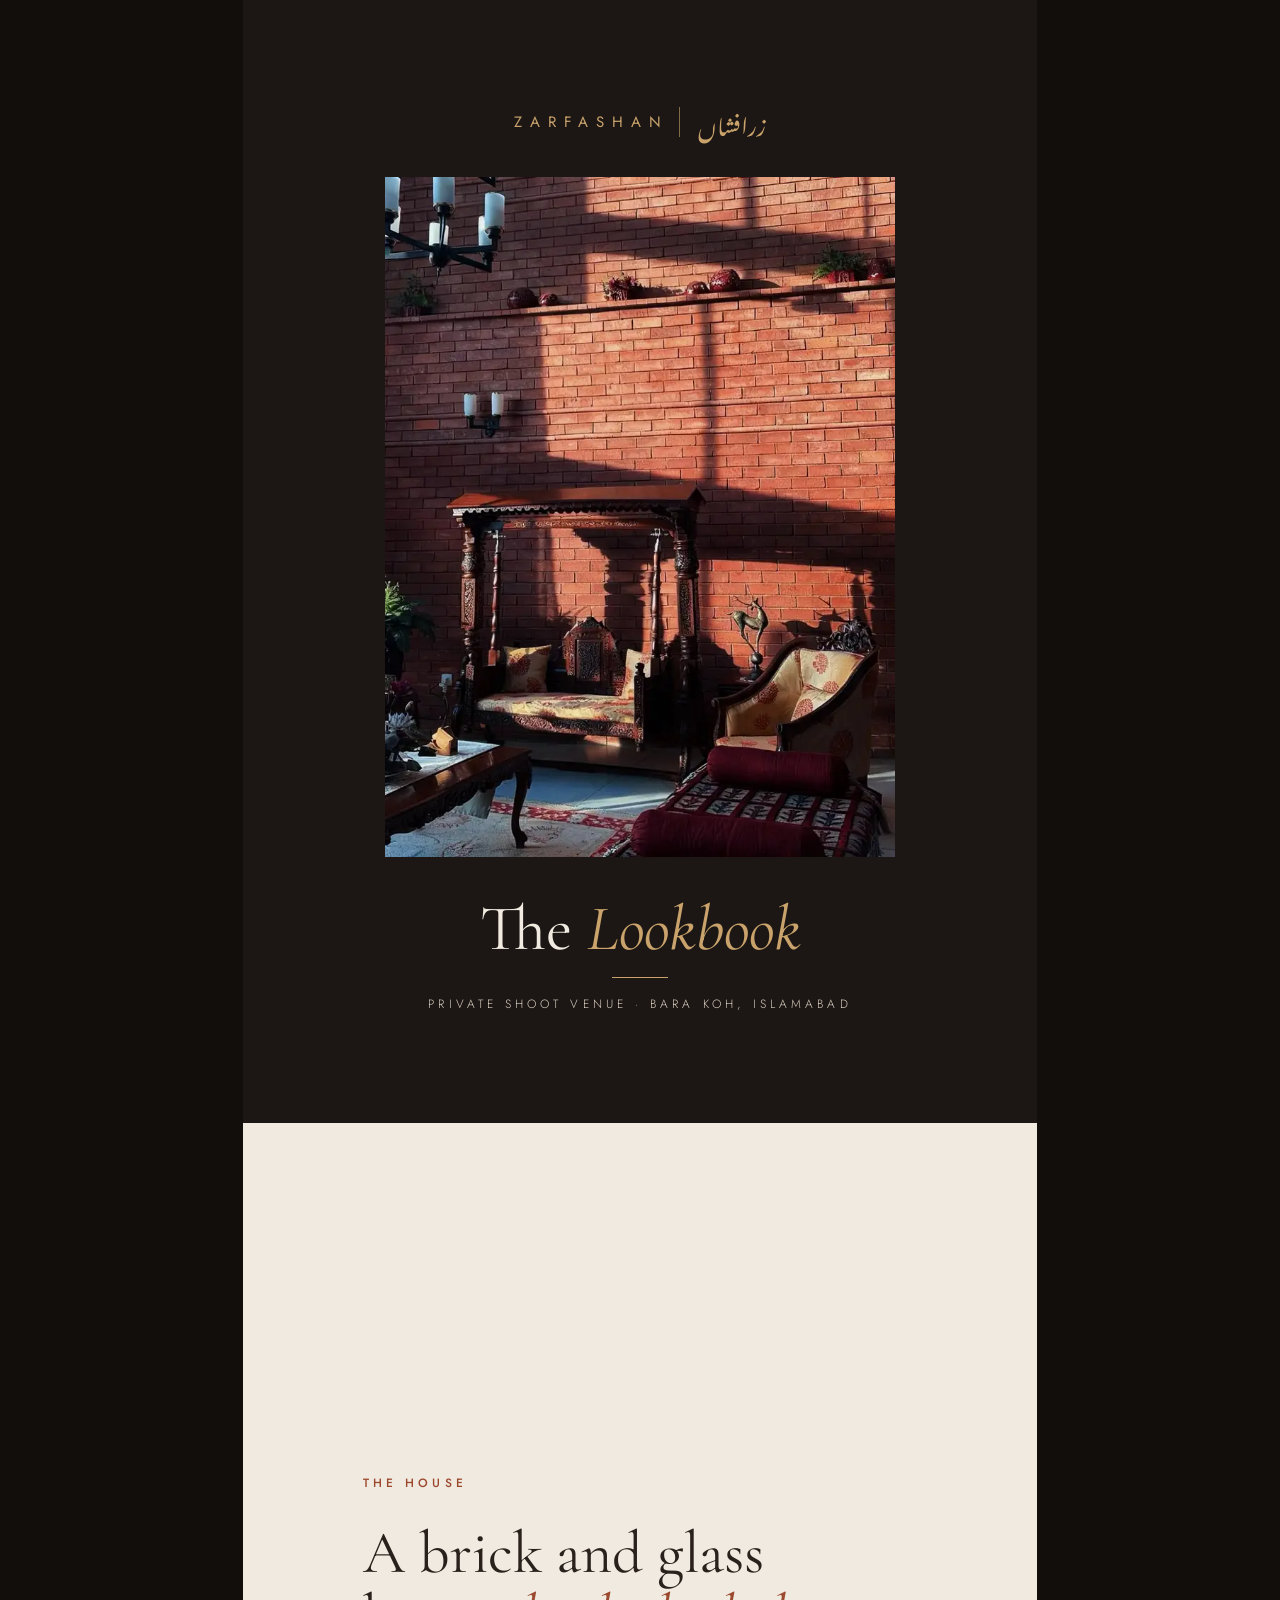
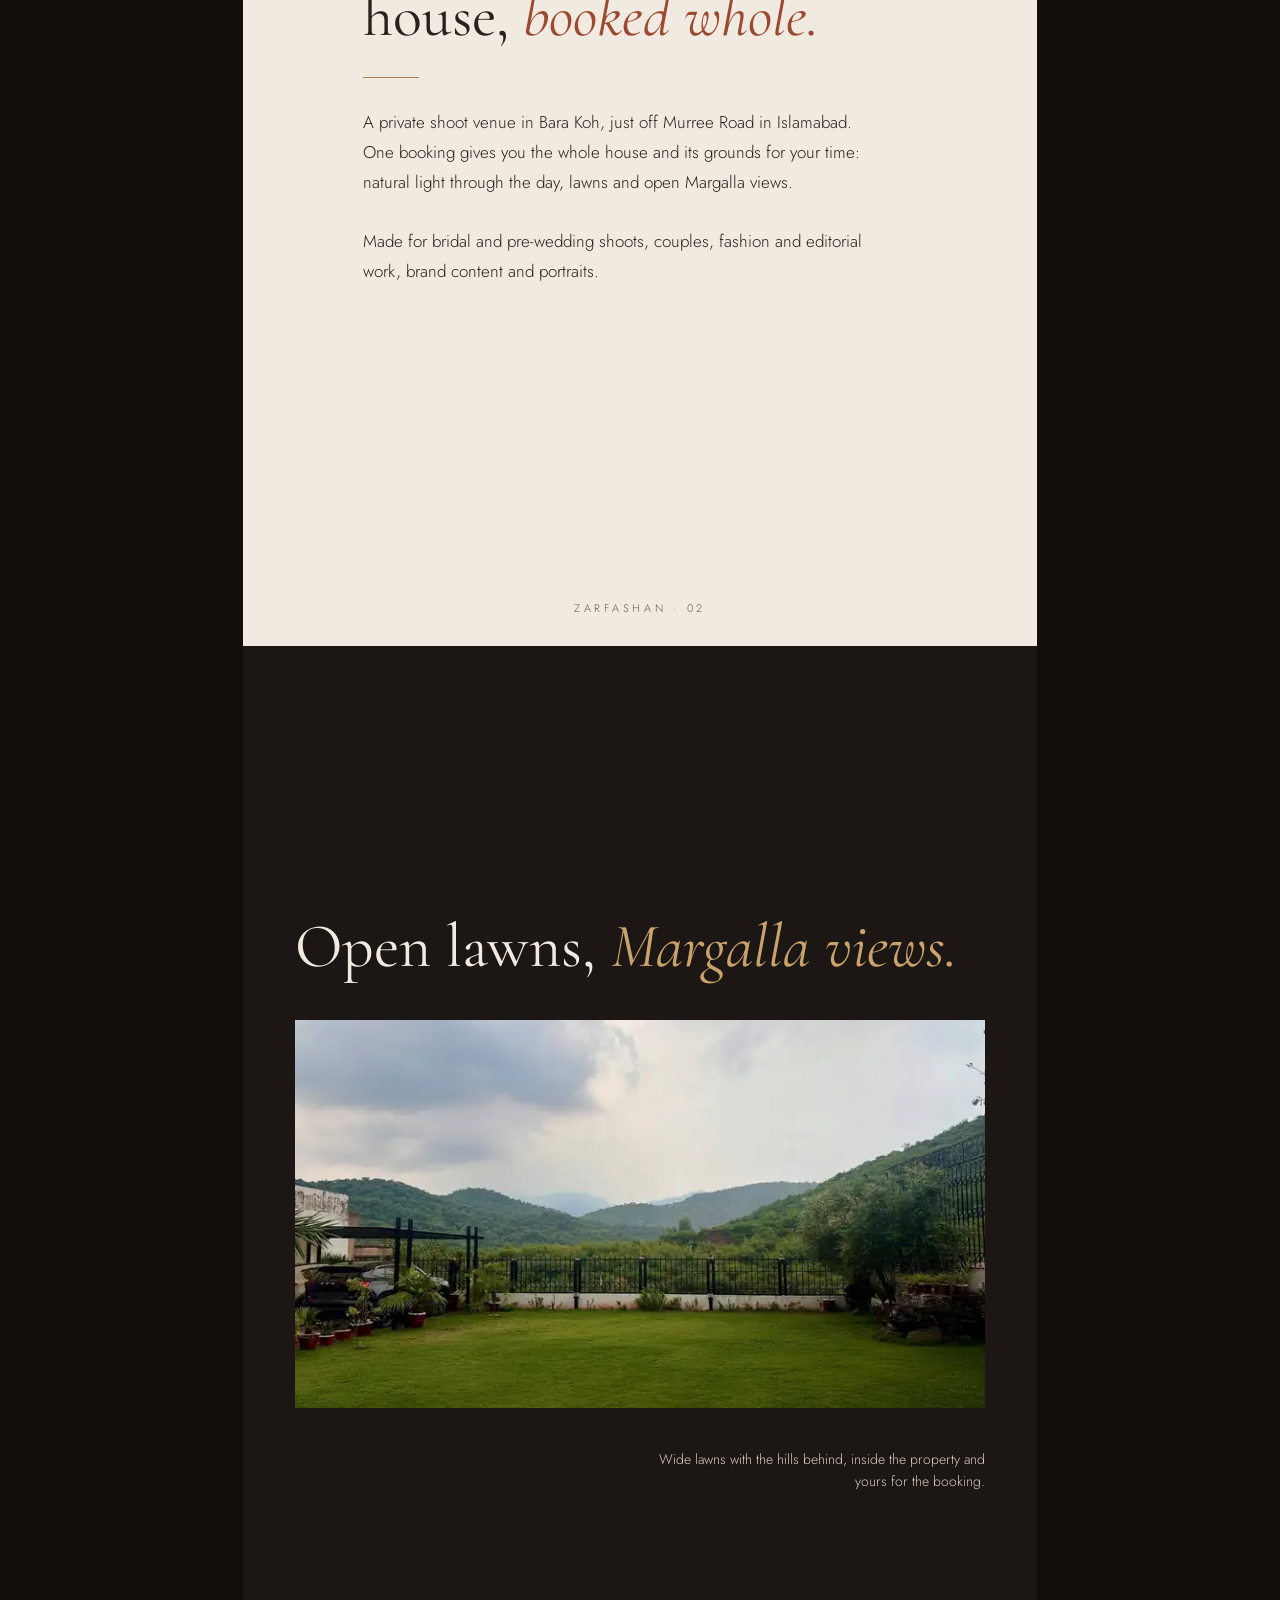
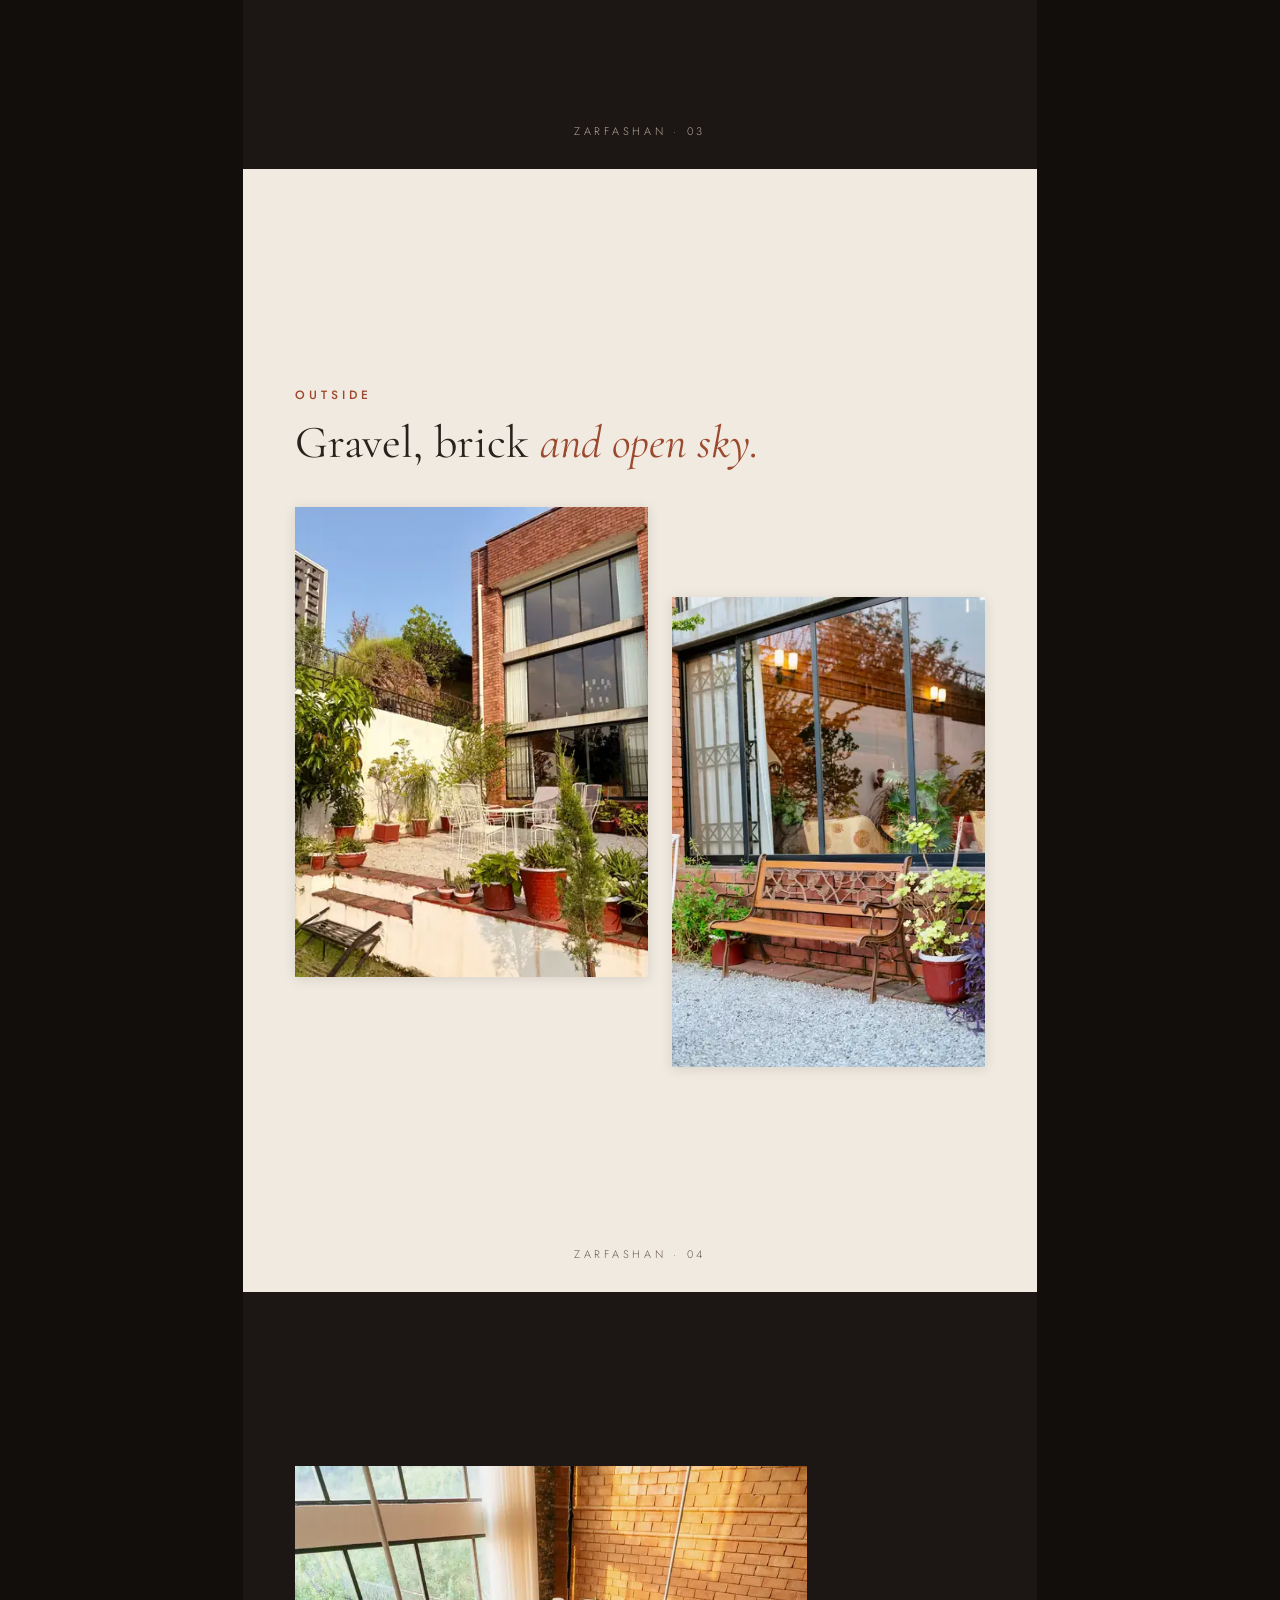
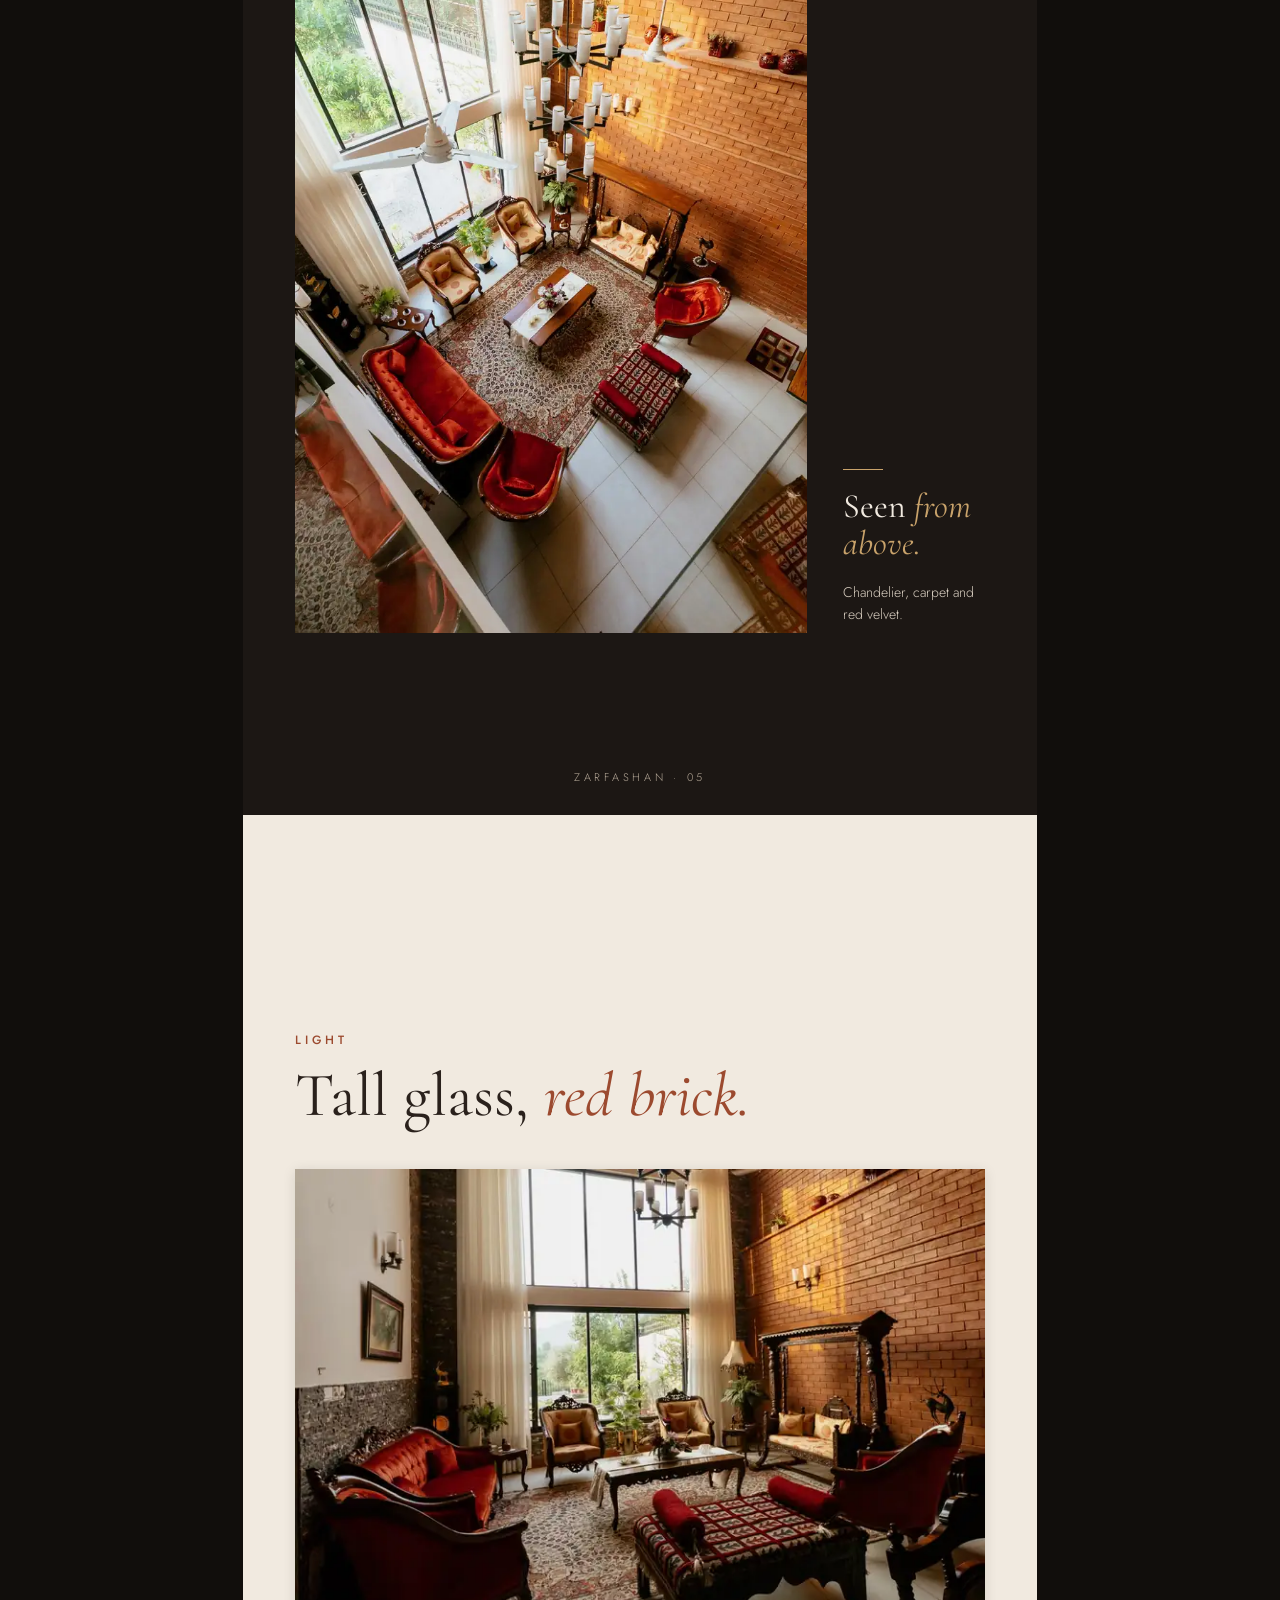
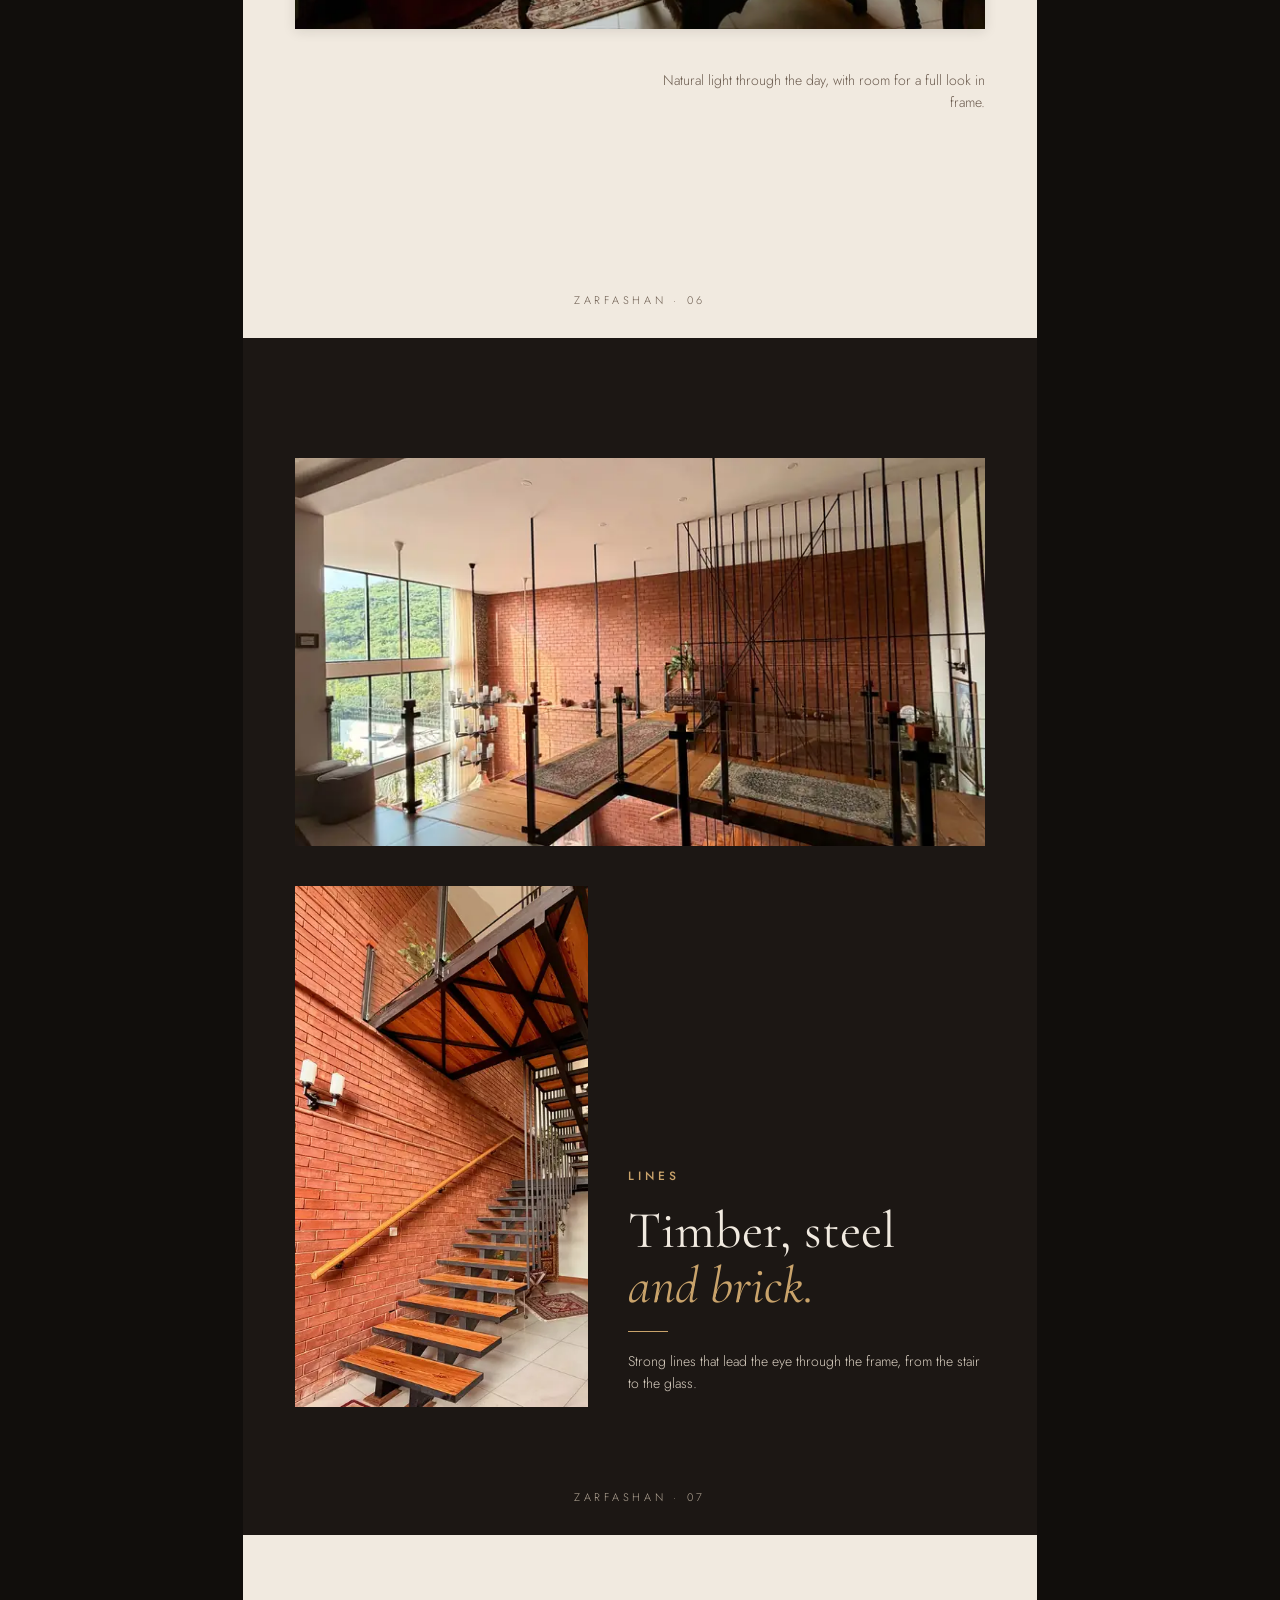
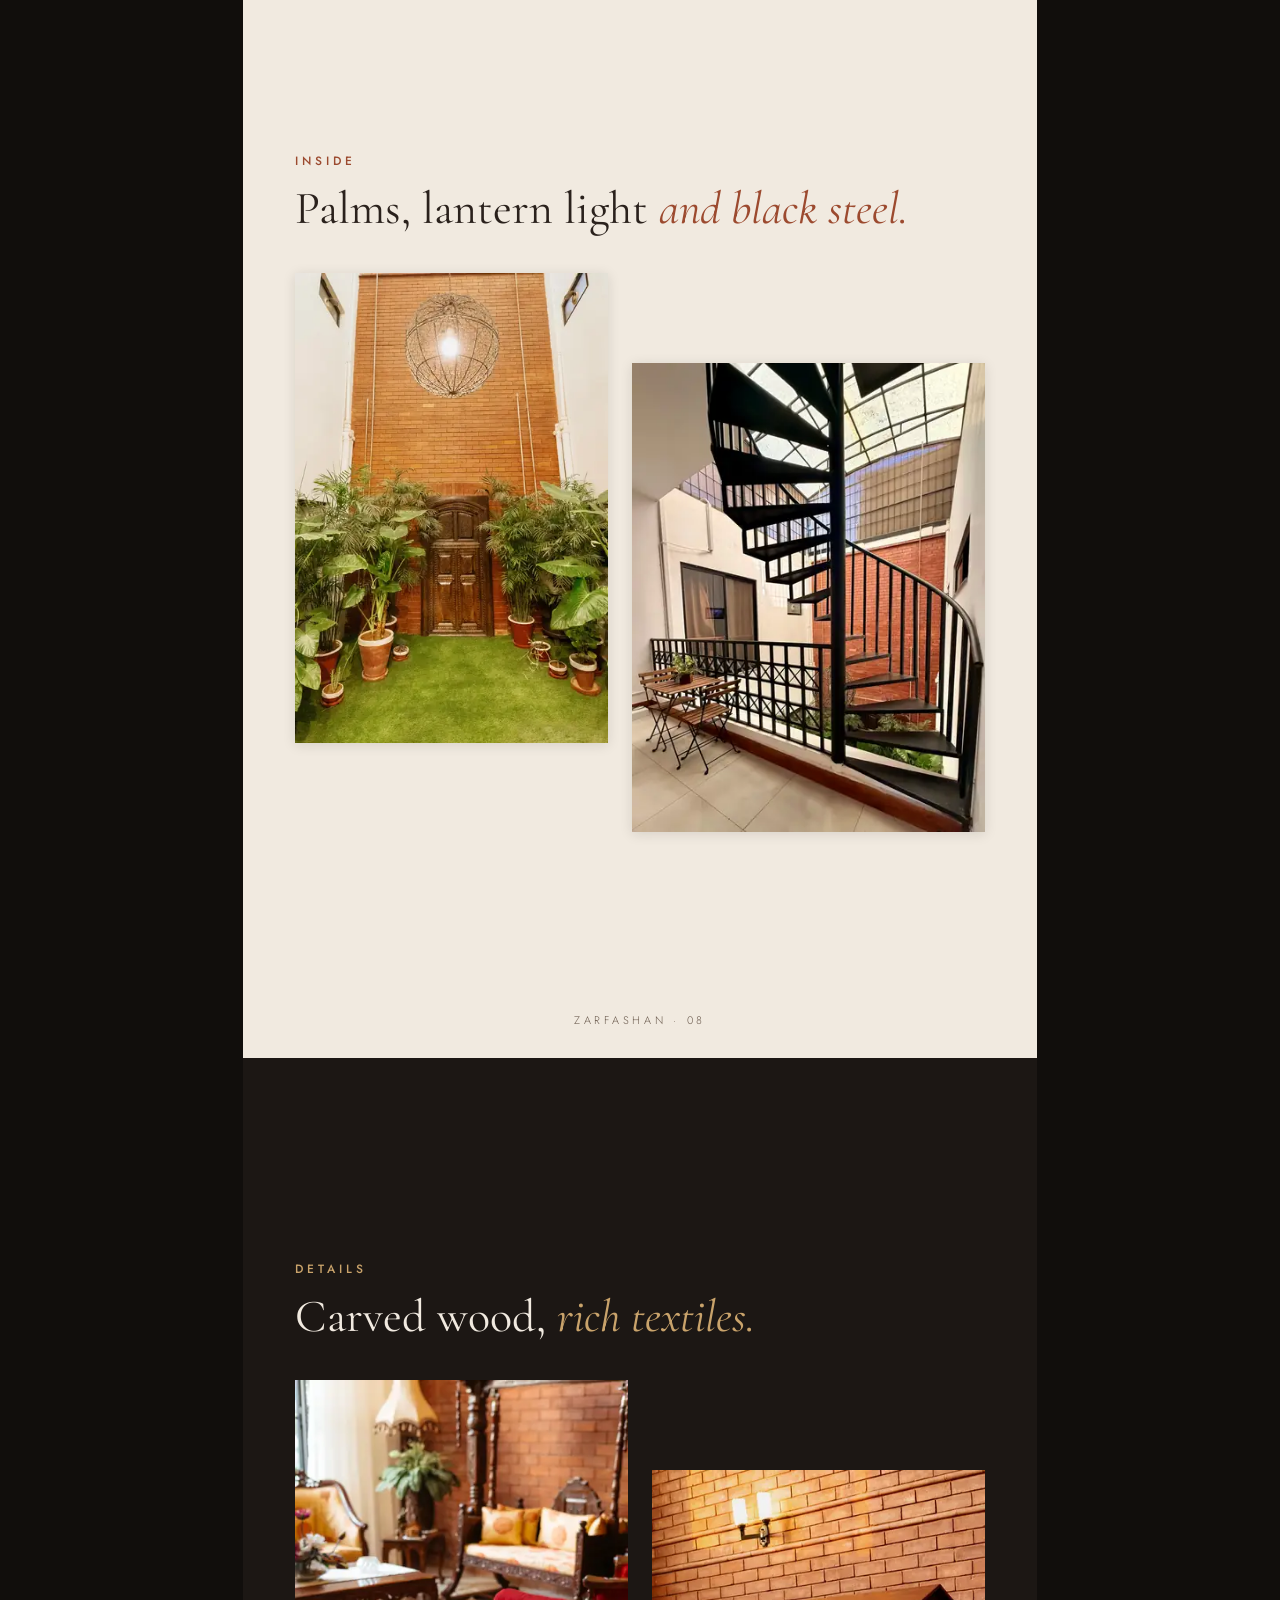
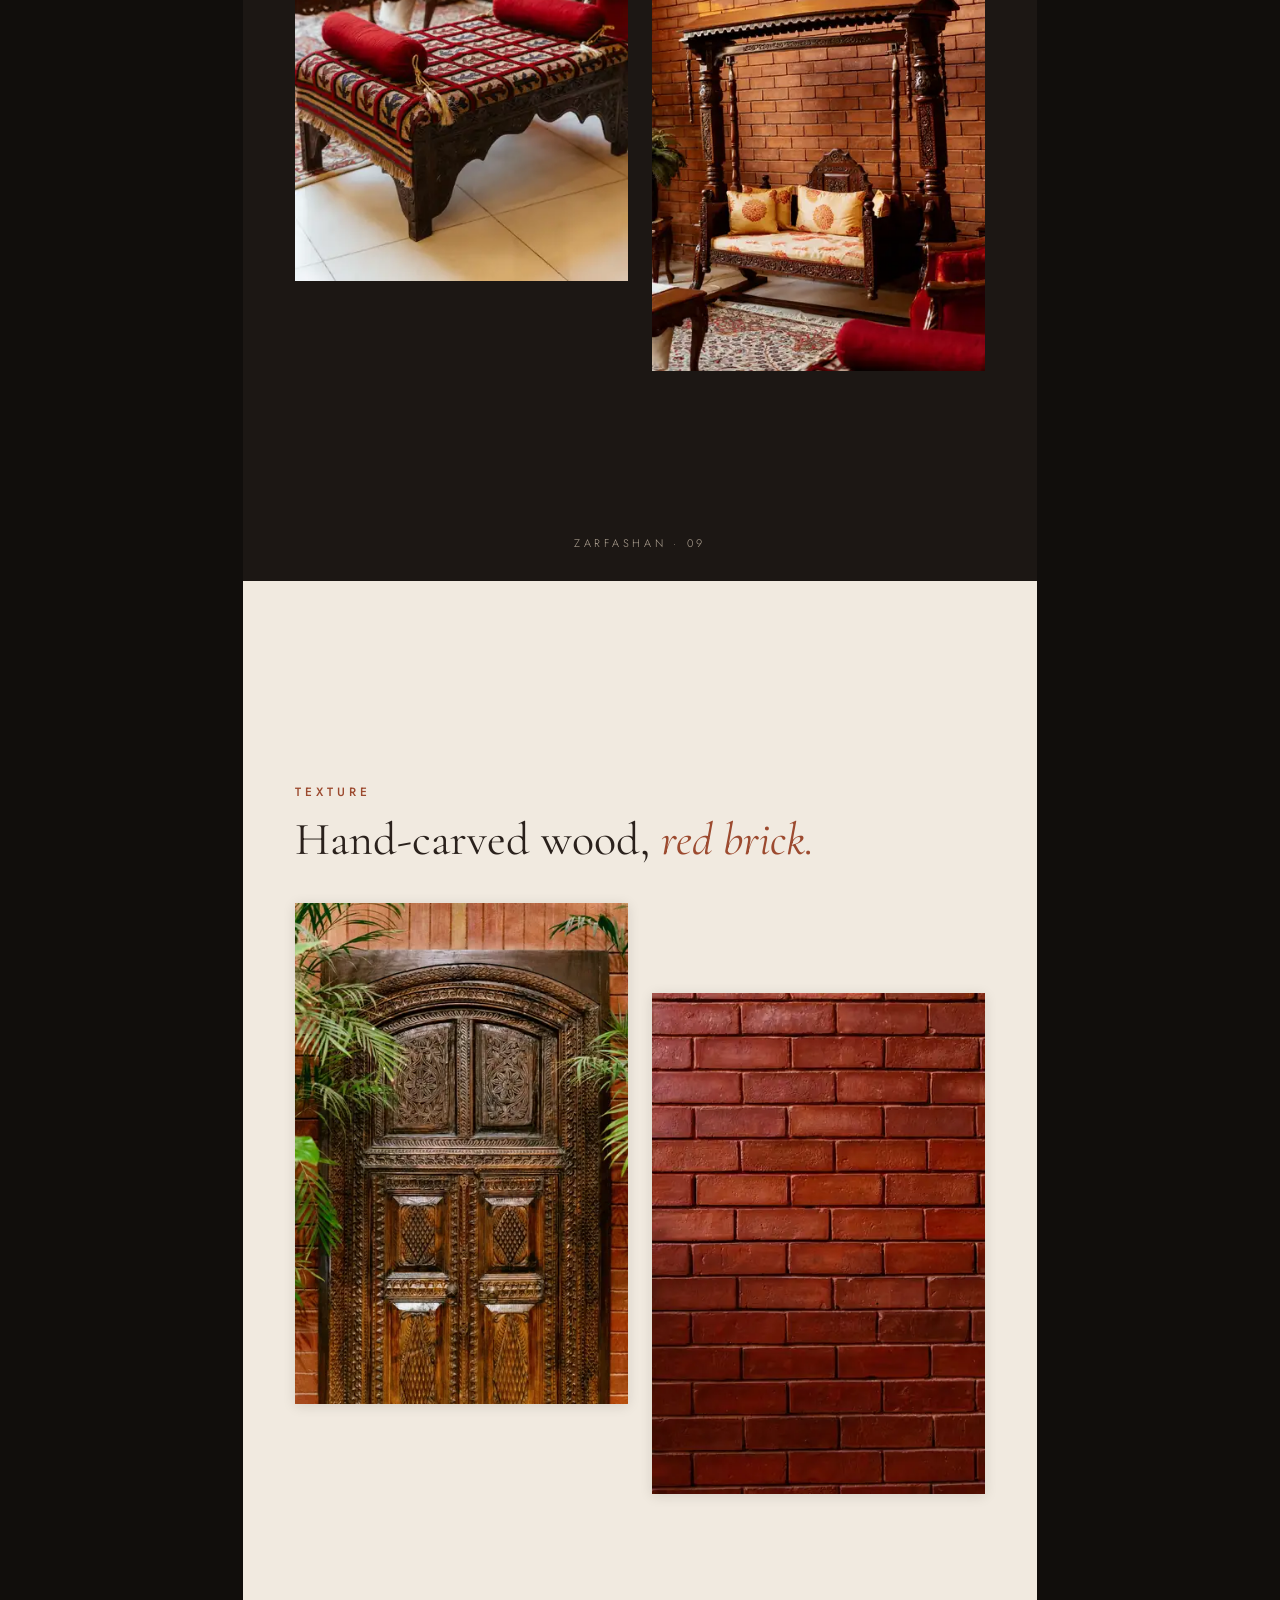
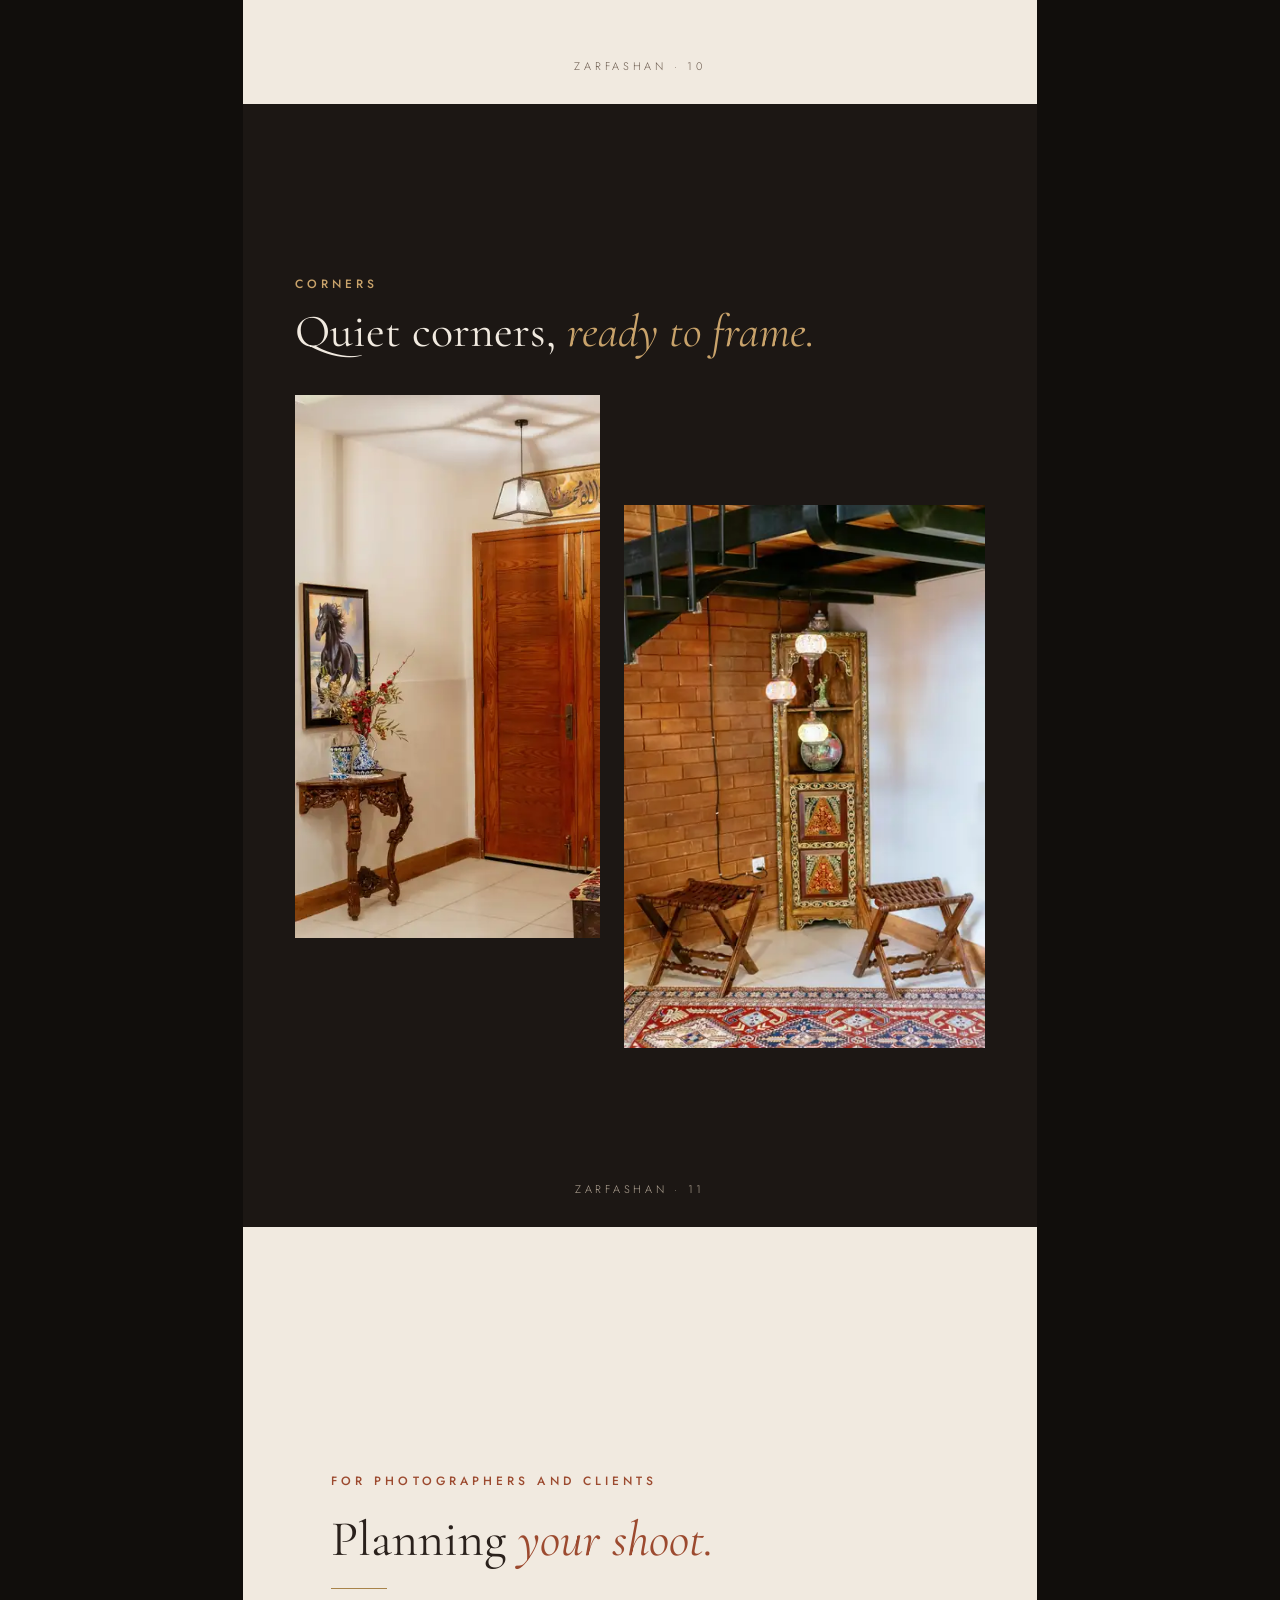
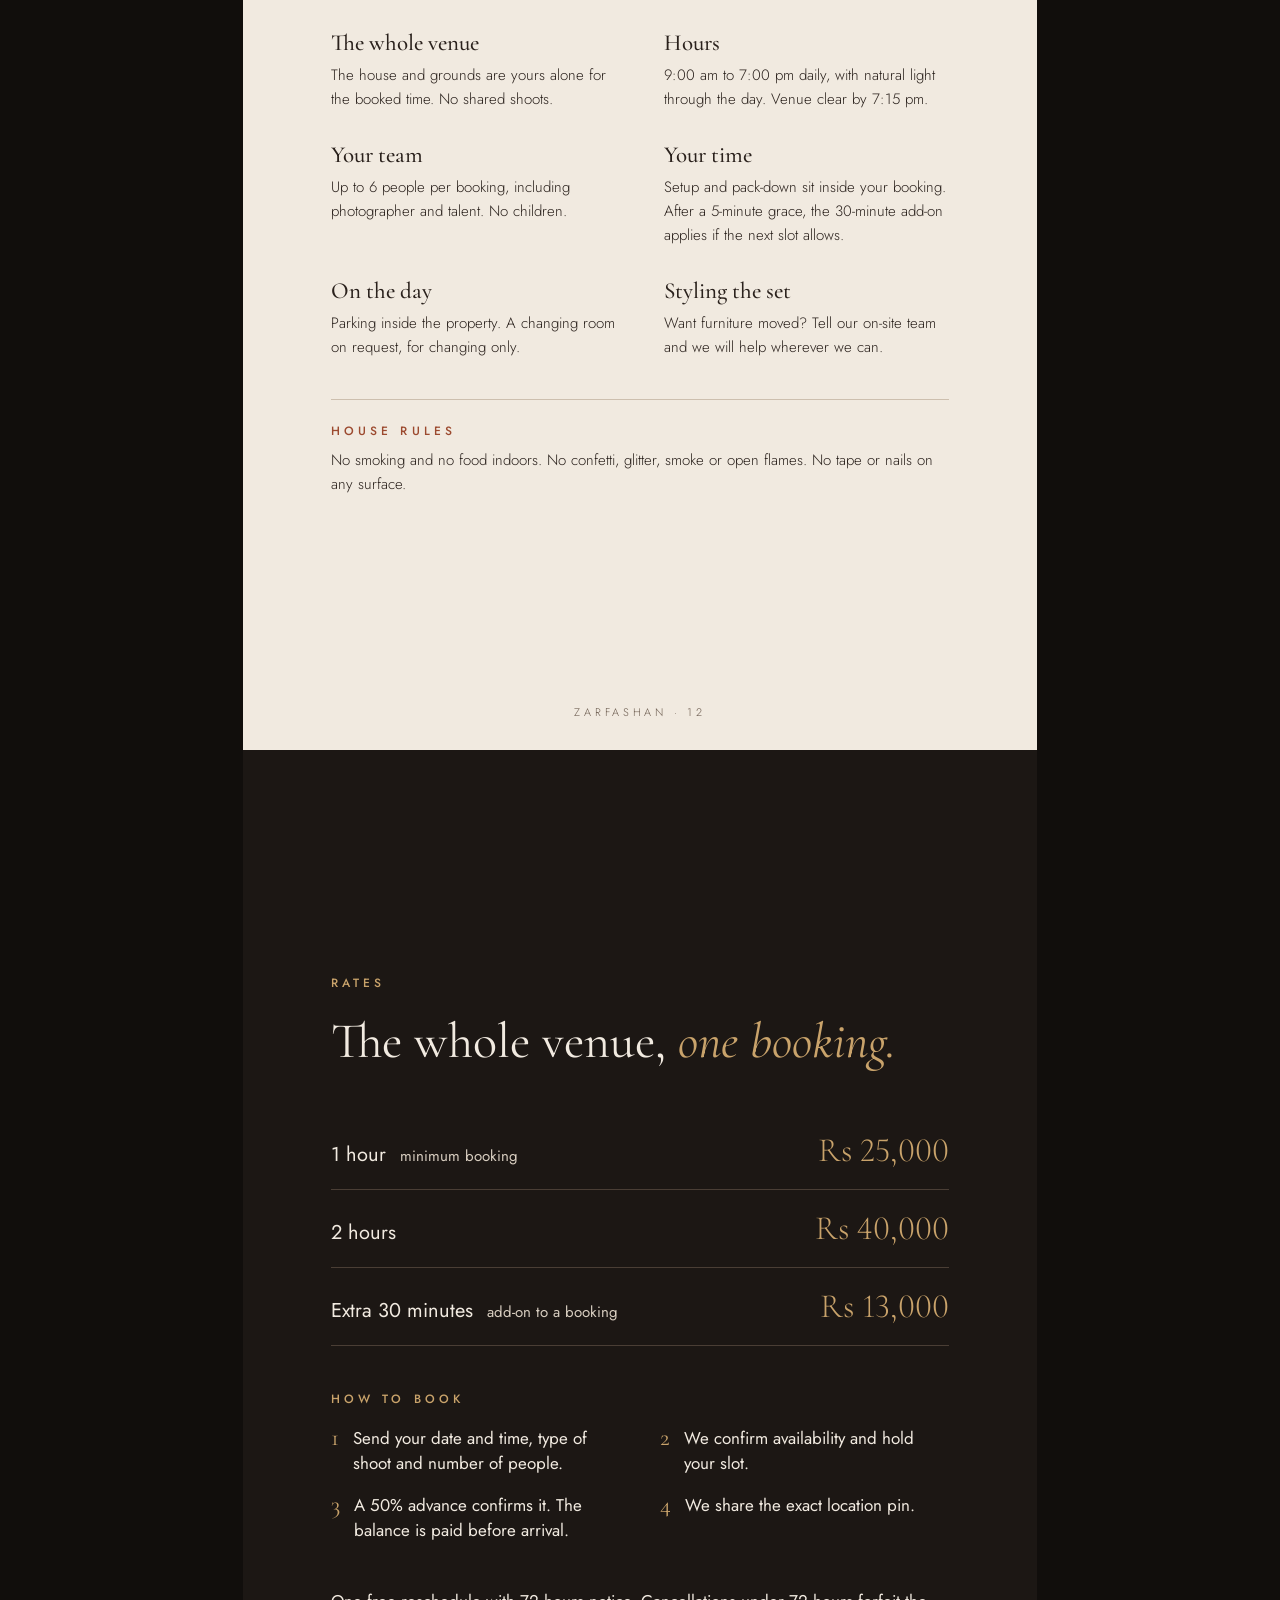
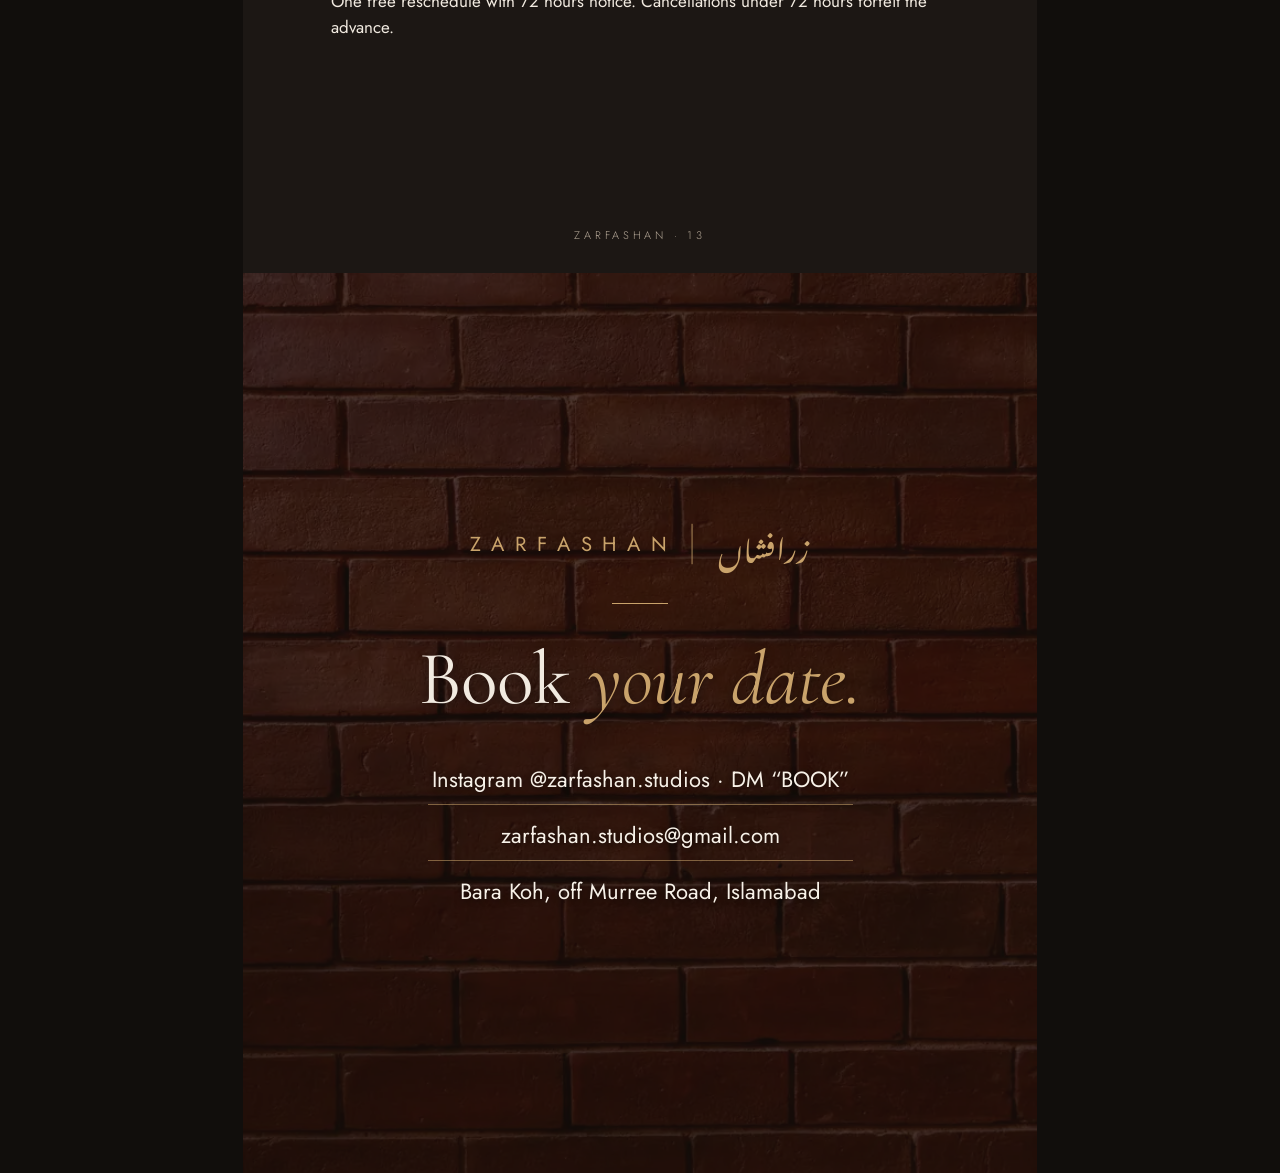
<file: zarfashan/index.html>
<!DOCTYPE html>
<html lang="en">
<head>
  <meta charset="UTF-8" />
  <meta name="viewport" content="width=device-width, initial-scale=1.0, viewport-fit=cover" />
  <title>Zarfashan — The Lookbook</title>
  <meta name="description" content="Zarfashan, a private shoot venue in Bara Koh, Islamabad. A brick and glass house, booked whole." />
  <meta name="theme-color" content="#1C1714" />
  <meta property="og:type" content="website" />
  <meta property="og:title" content="Zarfashan — The Lookbook" />
  <meta property="og:description" content="Private shoot venue · Bara Koh, Islamabad. Lawns, Margalla views and natural light, booked whole." />
  <meta property="og:image" content="img/og.jpg" />
  <meta name="twitter:card" content="summary_large_image" />
  <link rel="preload" as="image" type="image/webp" href="img/cover-720.webp" imagesrcset="img/cover-400.webp 400w, img/cover-720.webp 720w, img/cover-1080.webp 1080w" imagesizes="(min-width: 794px) 510px, 80vw" fetchpriority="high" />
  <link rel="preconnect" href="https://fonts.googleapis.com" />
  <link rel="preconnect" href="https://fonts.gstatic.com" crossorigin />
  <!-- Fonts load without blocking first paint; the Urdu font is subset to the six letters of the wordmark -->
  <link rel="stylesheet" media="print" onload="this.media='all'" href="https://fonts.googleapis.com/css2?family=Cormorant+Garamond:ital,wght@0,400;0,500;1,400&amp;family=Jost:wght@300;400;500&amp;display=swap" />
  <link rel="stylesheet" media="print" onload="this.media='all'" href="https://fonts.googleapis.com/css2?family=Noto+Nastaliq+Urdu:wght@500&amp;text=%D8%B2%D8%B1%D8%A7%D9%81%D8%B4%D8%A7%DA%BA&amp;display=swap" />
  <noscript><link rel="stylesheet" href="https://fonts.googleapis.com/css2?family=Cormorant+Garamond:ital,wght@0,400;0,500;1,400&amp;family=Jost:wght@300;400;500&amp;display=swap" /></noscript>
  <style>
*,*::before,*::after{box-sizing:border-box}
:root{
  --ink:#1C1714;--cream:#F1EAE0;--text:#2A211C;--gold:#C9A36B;--rust:#9C4A2F;--brass:#A8834A;
  --mute-on-dark:#D8CEC0;--mute-on-light:#6B5B4E;--folio-on-dark:#B5A898;--rule-dark:#4A3E35;--rule-light:#CDBFAE;
  --serif:'Cormorant Garamond',Georgia,'Times New Roman',serif;
  --sans:'Jost','Helvetica Neue',Arial,sans-serif;
  --gutter:clamp(20px,6vw,52px);
}
html{-webkit-text-size-adjust:100%;background:#110E0C}
body{margin:0;font-family:var(--sans);font-weight:300;background:#110E0C;color:var(--cream);-webkit-font-smoothing:antialiased}
img{display:block;width:100%;height:auto;background:#2A231E}
h1,h2,p{margin:0}
a{color:inherit}
em{font-style:italic}
.sr{position:absolute;width:1px;height:1px;overflow:hidden;clip:rect(0 0 0 0);white-space:nowrap}

.pg{position:relative;max-width:794px;margin:0 auto;padding:clamp(72px,16vw,120px) var(--gutter) clamp(84px,17vw,128px);display:flex;flex-direction:column;justify-content:center;gap:clamp(28px,6vw,40px)}
@media (min-width:794px){.pg{min-height:1123px}}
.dark{background:var(--ink);color:var(--cream)}
.light{background:var(--cream);color:var(--text)}
.dark em{color:var(--gold)}
.light em{color:var(--rust)}

.eyebrow{font-size:12px;letter-spacing:.34em;text-transform:uppercase;font-weight:500}
.dark .eyebrow{color:var(--gold)}
.light .eyebrow{color:var(--rust)}
.head{display:flex;flex-direction:column;gap:14px}
.h-xl,.h-lg,.h-md,.h-sm{font-family:var(--serif);font-weight:400;line-height:1.06;text-wrap:balance}
.h-xl{font-size:clamp(40px,10.5vw,62px)}
.h-lg{font-size:clamp(36px,9vw,50px);line-height:1.08}
.h-md{font-size:clamp(32px,8.4vw,46px)}
.rule{width:56px;height:1px;background:var(--gold)}
.light .rule{background:var(--brass)}
.rule-sm{width:40px}
.note{font-size:14px;line-height:1.6;max-width:360px}
.dark .note{color:var(--mute-on-dark)}
.light .note{color:var(--mute-on-light)}
.note-right{align-self:flex-end;text-align:right}
.folio{position:absolute;left:0;right:0;bottom:30px;text-align:center;font-size:11px;letter-spacing:.34em;text-transform:uppercase}
.dark .folio{color:var(--folio-on-dark)}
.light .folio{color:var(--mute-on-light)}
.light .lift{box-shadow:0 2px 12px rgba(28,23,20,.12)}

.pair{display:grid;gap:clamp(12px,3.4vw,24px);align-items:start}
.pair>:last-child{margin-top:var(--drop)}

/* Lockup */
.lockup{display:flex;align-items:center;gap:18px;color:var(--gold)}
.lockup-en{font-size:15px;font-weight:400;letter-spacing:.52em;text-transform:uppercase;margin-right:-.52em}
.lockup-rule{width:1px;height:30px;background:var(--gold);opacity:.6}
.lockup-ur{font-family:'Noto Nastaliq Urdu',serif;font-size:22px;line-height:1}

/* 01 Cover */
.cover{align-items:center;text-align:center;padding-top:clamp(48px,12vw,64px);padding-bottom:clamp(56px,12vw,64px)}
.cover img{max-width:510px}
.cover-title{font-family:var(--serif);font-weight:400;font-size:clamp(48px,13vw,64px);line-height:1}
.cover-sub{font-size:12px;letter-spacing:.34em;text-transform:uppercase;color:var(--mute-on-dark);line-height:1.8}
.cover-foot{display:flex;flex-direction:column;align-items:center;gap:16px}

/* 02 The house */
.intro{padding-left:clamp(24px,12vw,120px);padding-right:clamp(24px,12vw,120px);gap:30px}
.intro .h-xl{font-size:clamp(40px,10.5vw,60px);line-height:1.04}
.body{font-size:17px;line-height:1.75;max-width:520px}

/* 05 Seen from above */
.above{display:grid;grid-template-columns:1fr;gap:24px}
.above-text{display:flex;flex-direction:column;gap:14px}
.above-text .h-sm{font-size:34px;line-height:1.1}
@media (min-width:560px){
  .above{grid-template-columns:540fr 150fr;align-items:end;gap:36px}
  .above-text{padding-bottom:8px;gap:18px}
}

/* 07 Lines */
.lines{display:grid;grid-template-columns:300fr 366fr;gap:clamp(16px,5vw,40px);align-items:end}
.lines-text{display:flex;flex-direction:column;gap:clamp(12px,3vw,18px);padding-bottom:12px}
.lines-text .h-md{font-size:clamp(28px,7.6vw,52px)}

/* 12 Planning */
.planning{padding-left:clamp(20px,11vw,88px);padding-right:clamp(20px,11vw,88px)}
.facts{display:grid;grid-template-columns:1fr;gap:26px 48px}
.fact{display:flex;flex-direction:column;gap:6px}
.fact h3{margin:0;font-family:var(--serif);font-size:23px;font-weight:500}
.fact p,.rules p{font-size:15px;line-height:1.6}
.rules{border-top:1px solid var(--rule-light);padding-top:22px;display:flex;flex-direction:column;gap:8px}
@media (min-width:560px){.facts{grid-template-columns:repeat(2,minmax(0,1fr));row-gap:30px}}

/* 13 Rates */
.rates-pg{padding-left:clamp(20px,11vw,88px);padding-right:clamp(20px,11vw,88px);gap:clamp(36px,7vw,44px)}
.lede{font-size:clamp(17px,4.4vw,19px);line-height:1.55;font-weight:400}
.rates{display:flex;flex-direction:column}
.rate{display:grid;grid-template-columns:1fr auto;align-items:baseline;gap:12px;padding:18px 0;border-bottom:1px solid var(--rule-dark)}
.rate-name{font-size:clamp(18px,4.8vw,20px);font-weight:400}
.rate-name small{display:block;font-size:15px;color:var(--mute-on-dark);margin-top:2px}
.price{font-family:var(--serif);font-size:clamp(28px,7.4vw,34px);color:var(--gold);font-variant-numeric:lining-nums;white-space:nowrap}
.rates-promo .rate{grid-template-columns:1fr minmax(auto,150px) minmax(auto,170px)}
.rates-promo .rate>:nth-child(n+2){text-align:right}
.was{font-family:var(--serif);font-size:clamp(20px,5.4vw,26px);color:var(--mute-on-dark);text-decoration-thickness:1px;white-space:nowrap}
.rate-head{padding:0 0 6px}
.rate-head span{font-size:13px;font-weight:500;letter-spacing:.26em;text-transform:uppercase}
.col-std{color:var(--mute-on-dark)}
.col-new{color:var(--gold)}
@media (min-width:560px){.rate-name small{display:inline;margin:0 0 0 .5em}}
@media (max-width:559px){
  .rates-promo .rate{row-gap:4px}
  .rates-promo .rate-name{grid-column:1/-1}
  .rates-promo .rate-name small{display:inline;margin-left:.4em}
  .rate-head span{font-size:11px;letter-spacing:.16em}
}
.steps{display:grid;grid-template-columns:1fr;gap:16px 40px;margin:0;padding:0;list-style:none}
.steps li{display:flex;gap:14px;font-size:17px;line-height:1.5;font-weight:400}
.steps b{font-family:var(--serif);font-weight:400;font-size:24px;color:var(--gold);line-height:1}
@media (min-width:560px){.steps{grid-template-columns:repeat(2,minmax(0,1fr))}}
.policy{font-size:17px;line-height:1.55;font-weight:400}
.book{display:flex;flex-direction:column;gap:18px}

/* 14 Back cover */
.back{overflow:hidden;align-items:center;text-align:center;min-height:min(100svh,1123px)}
.back-bg{position:absolute;inset:0;width:100%;height:100%;object-fit:cover}
.back::after{content:"";position:absolute;inset:0;background:rgba(20,15,12,.74)}
.back-inner{position:relative;z-index:1;display:flex;flex-direction:column;align-items:center;gap:36px}
.back .lockup{transform:scale(1.35);margin:8px 0}
.back-title{font-family:var(--serif);font-weight:400;font-size:clamp(52px,14vw,76px);line-height:1.05;text-shadow:0 2px 10px rgba(0,0,0,.45)}
.contact{display:flex;flex-direction:column;gap:6px;font-size:clamp(17px,4.8vw,22px);font-weight:400;line-height:1.5;color:#F7F1E8;text-shadow:0 1px 6px rgba(0,0,0,.5)}
.contact a{display:inline-block;padding:8px 4px;text-decoration:none;border-bottom:1px solid rgba(201,163,107,.55)}
.contact a:active,.contact a:hover{color:var(--gold)}
.contact .addr{padding:8px 4px}
</style>
</head>
<body>
<main>

  <!-- ── 01 COVER ── -->
  <section class="pg dark cover">
    <div class="lockup"><span class="lockup-en">Zarfashan</span><span class="lockup-rule" aria-hidden="true"></span><span class="lockup-ur" lang="ur">زرافشاں</span></div>
    <img src="img/cover-720.webp" srcset="img/cover-400.webp 400w, img/cover-720.webp 720w, img/cover-1080.webp 1080w" sizes="(min-width: 794px) 510px, calc(100vw - 40px)" width="510" height="680" alt="Afternoon sun across a brick wall above a carved swing" fetchpriority="high" decoding="async">
    <div class="cover-foot">
      <h1 class="cover-title">The <em>Lookbook</em></h1>
      <div class="rule" aria-hidden="true"></div>
      <p class="cover-sub">Private shoot venue · Bara Koh, Islamabad</p>
    </div>
  </section>

  <!-- ── 02 THE HOUSE ── -->
  <section class="pg light intro">
    <div class="eyebrow">The house</div>
    <h2 class="h-xl">A brick and glass house, <em>booked whole.</em></h2>
    <div class="rule" aria-hidden="true"></div>
    <p class="body">A private shoot venue in Bara Koh, just off Murree Road in Islamabad. One booking gives you the whole house and its grounds for your time: natural light through the day, lawns and open Margalla views.</p>
    <p class="body">Made for bridal and pre-wedding shoots, couples, fashion and editorial work, brand content and portraits.</p>
    <p class="folio">Zarfashan · 02</p>
  </section>

  <!-- ── 03 LAWNS ── -->
  <section class="pg dark">
    <h2 class="h-xl">Open lawns, <em>Margalla views.</em></h2>
    <img src="img/lawn-720.webp" srcset="img/lawn-400.webp 400w, img/lawn-720.webp 720w, img/lawn-1080.webp 1080w" sizes="(min-width: 794px) 706px, calc(100vw - 40px)" width="706" height="397" alt="The open lawn with the Margalla hills under a cloudy sky" loading="lazy" decoding="async">
    <p class="note note-right">Wide lawns with the hills behind, inside the property and yours for the booking.</p>
    <p class="folio">Zarfashan · 03</p>
  </section>

  <!-- ── 04 OUTSIDE ── -->
  <section class="pg light">
    <header class="head">
      <div class="eyebrow">Outside</div>
      <h2 class="h-md">Gravel, brick <em>and open sky.</em></h2>
    </header>
    <div class="pair" style="grid-template-columns: 353fr 313fr; --drop: clamp(40px, 11vw, 90px)"><img class="lift" src="img/gravel-720.webp" srcset="img/gravel-400.webp 400w, img/gravel-720.webp 720w" sizes="(min-width: 794px) 340px, 46vw" width="353" height="470" alt="White gravel and garden chairs before the brick house" loading="lazy" decoding="async"><img class="lift" src="img/bench-720.webp" srcset="img/bench-400.webp 400w, img/bench-720.webp 720w" sizes="(min-width: 794px) 340px, 46vw" width="313" height="470" alt="A wooden garden bench on gravel before a wall of glass" loading="lazy" decoding="async"></div>
    <p class="folio">Zarfashan · 04</p>
  </section>

  <!-- ── 05 SEEN FROM ABOVE ── -->
  <section class="pg dark">
    <div class="above">
      <img src="img/above-720.webp" srcset="img/above-400.webp 400w, img/above-720.webp 720w, img/above-1080.webp 1080w" sizes="(min-width: 794px) 540px, (min-width: 560px) 72vw, calc(100vw - 40px)" width="540" height="810" alt="Looking down on red velvet chairs, a carpet and a chandelier" loading="lazy" decoding="async">
      <div class="above-text">
        <div class="rule rule-sm" aria-hidden="true"></div>
        <h2 class="h-sm">Seen <em>from above.</em></h2>
        <p class="note">Chandelier, carpet and red velvet.</p>
      </div>
    </div>
    <p class="folio">Zarfashan · 05</p>
  </section>

  <!-- ── 06 LOUNGE ── -->
  <section class="pg light">
    <header class="head">
      <div class="eyebrow">Light</div>
      <h2 class="h-xl">Tall glass, <em>red brick.</em></h2>
    </header>
    <img class="lift" src="img/lounge-720.webp" srcset="img/lounge-400.webp 400w, img/lounge-720.webp 720w, img/lounge-1080.webp 1080w" sizes="(min-width: 794px) 706px, calc(100vw - 40px)" width="706" height="471" alt="Red velvet sofas, carved wood and a patterned daybed below tall windows" loading="lazy" decoding="async">
    <p class="note note-right">Natural light through the day, with room for a full look in frame.</p>
    <p class="folio">Zarfashan · 06</p>
  </section>

  <!-- ── 07 LINES ── -->
  <section class="pg dark">
    <img src="img/glass-720.webp" srcset="img/glass-400.webp 400w, img/glass-720.webp 720w, img/glass-1080.webp 1080w" sizes="(min-width: 794px) 706px, calc(100vw - 40px)" width="706" height="397" alt="Brick, steel rods and tall glass looking out to green" loading="lazy" decoding="async">
    <div class="lines">
      <img src="img/stair-720.webp" srcset="img/stair-400.webp 400w, img/stair-720.webp 720w" sizes="(min-width: 794px) 300px, 42vw" width="300" height="533" alt="Timber treads climbing a brick wall" loading="lazy" decoding="async">
      <div class="lines-text">
        <div class="eyebrow">Lines</div>
        <h2 class="h-md">Timber, steel <em>and brick.</em></h2>
        <div class="rule rule-sm" aria-hidden="true"></div>
        <p class="note">Strong lines that lead the eye through the frame, from the stair to the glass.</p>
      </div>
    </div>
    <p class="folio">Zarfashan · 07</p>
  </section>

  <!-- ── 08 GREEN AND STEEL ── -->
  <section class="pg light">
    <header class="head">
      <div class="eyebrow">Inside</div>
      <h2 class="h-md">Palms, lantern light <em>and black steel.</em></h2>
    </header>
    <div class="pair" style="grid-template-columns: 320fr 360fr; --drop: clamp(40px, 11vw, 90px)"><img class="lift" src="img/palms-720.webp" srcset="img/palms-400.webp 400w, img/palms-720.webp 720w" sizes="(min-width: 794px) 340px, 46vw" width="320" height="480" alt="Potted palms around a carved door under a woven lantern" loading="lazy" decoding="async"><img class="lift" src="img/spiral-720.webp" srcset="img/spiral-400.webp 400w, img/spiral-720.webp 720w" sizes="(min-width: 794px) 340px, 46vw" width="360" height="480" alt="A black spiral of steel steps under a skylight" loading="lazy" decoding="async"></div>
    <p class="folio">Zarfashan · 08</p>
  </section>

  <!-- ── 09 DETAILS ── -->
  <section class="pg dark">
    <header class="head">
      <div class="eyebrow">Details</div>
      <h2 class="h-md">Carved wood, <em>rich textiles.</em></h2>
    </header>
    <div class="pair" style="grid-template-columns: 1fr 1fr; --drop: clamp(40px, 11vw, 90px)"><img src="img/daybed-720.webp" srcset="img/daybed-400.webp 400w, img/daybed-720.webp 720w" sizes="(min-width: 794px) 340px, 46vw" width="333" height="500" alt="A carved daybed with red bolsters" loading="lazy" decoding="async"><img src="img/swing-720.webp" srcset="img/swing-400.webp 400w, img/swing-720.webp 720w" sizes="(min-width: 794px) 340px, 46vw" width="333" height="500" alt="A carved wooden swing against a brick wall" loading="lazy" decoding="async"></div>
    <p class="folio">Zarfashan · 09</p>
  </section>

  <!-- ── 10 WOOD AND BRICK ── -->
  <section class="pg light">
    <header class="head">
      <div class="eyebrow">Texture</div>
      <h2 class="h-md">Hand-carved wood, <em>red brick.</em></h2>
    </header>
    <div class="pair" style="grid-template-columns: 1fr 1fr; --drop: clamp(40px, 11vw, 90px)"><img class="lift" src="img/door-720.webp" srcset="img/door-400.webp 400w, img/door-720.webp 720w" sizes="(min-width: 794px) 340px, 46vw" width="333" height="500" alt="A hand-carved wooden door framed by palm leaves" loading="lazy" decoding="async"><img class="lift" src="img/brick-720.webp" srcset="img/brick-400.webp 400w, img/brick-720.webp 720w" sizes="(min-width: 794px) 340px, 46vw" width="333" height="500" alt="A wall of deep red brick" loading="lazy" decoding="async"></div>
    <p class="folio">Zarfashan · 10</p>
  </section>

  <!-- ── 11 NOOKS ── -->
  <section class="pg dark">
    <header class="head">
      <div class="eyebrow">Corners</div>
      <h2 class="h-md">Quiet corners, <em>ready to frame.</em></h2>
    </header>
    <div class="pair" style="grid-template-columns: 306fr 362fr; --drop: clamp(48px, 14vw, 110px)"><img src="img/console-720.webp" srcset="img/console-400.webp 400w, img/console-720.webp 720w" sizes="(min-width: 794px) 340px, 46vw" width="306" height="544" alt="A carved console and horse painting beside a timber door" loading="lazy" decoding="async"><img src="img/lamps-720.webp" srcset="img/lamps-400.webp 400w, img/lamps-720.webp 720w" sizes="(min-width: 794px) 340px, 46vw" width="362" height="544" alt="Mosaic lamps above a painted cabinet, with folding stools on a patterned rug" loading="lazy" decoding="async"></div>
    <p class="folio">Zarfashan · 11</p>
  </section>

  <!-- ── 12 PLANNING YOUR SHOOT ── -->
  <section class="pg light planning">
    <header class="head" style="gap: 22px">
      <div class="eyebrow">For photographers and clients</div>
      <h2 class="h-lg">Planning <em>your shoot.</em></h2>
      <div class="rule" aria-hidden="true"></div>
    </header>
    <div class="facts">
      <div class="fact"><h3>The whole venue</h3><p>The house and grounds are yours alone for the booked time. No shared shoots.</p></div>
      <div class="fact"><h3>Hours</h3><p>9:00 am to 7:00 pm daily, with natural light through the day. Venue clear by 7:15 pm.</p></div>
      <div class="fact"><h3>Your team</h3><p>Up to 6 people per booking, including photographer and talent. No children.</p></div>
      <div class="fact"><h3>Your time</h3><p>Setup and pack-down sit inside your booking. After a 5-minute grace, the 30-minute add-on applies if the next slot allows.</p></div>
      <div class="fact"><h3>On the day</h3><p>Parking inside the property. A changing room on request, for changing only.</p></div>
      <div class="fact"><h3>Styling the set</h3><p>Want furniture moved? Tell our on-site team and we will help wherever we can.</p></div>
    </div>
    <div class="rules">
      <div class="eyebrow">House rules</div>
      <p>No smoking and no food indoors. No confetti, glitter, smoke or open flames. No tape or nails on any surface.</p>
    </div>
    <p class="folio">Zarfashan · 12</p>
  </section>

  <!-- ── 13 RATES AND BOOKING ── -->
  <section class="pg dark rates-pg">
    <header class="head" style="gap: 22px">
      <div class="eyebrow">Rates</div>
      <h2 class="h-lg">The whole venue, <em>one booking.</em></h2>
    </header>
    <div class="rates">
      <div class="rate"><div class="rate-name">1 hour <small>minimum booking</small></div><span class="price">Rs 25,000</span></div>
      <div class="rate"><div class="rate-name">2 hours</div><span class="price">Rs 40,000</span></div>
      <div class="rate"><div class="rate-name">Extra 30 minutes <small>add-on to a booking</small></div><span class="price">Rs 13,000</span></div>
    </div>
    <div class="book">
      <div class="eyebrow">How to book</div>
      <ol class="steps">
        <li><b>1</b><span>Send your date and time, type of shoot and number of people.</span></li>
        <li><b>2</b><span>We confirm availability and hold your slot.</span></li>
        <li><b>3</b><span>A 50% advance confirms it. The balance is paid before arrival.</span></li>
        <li><b>4</b><span>We share the exact location pin.</span></li>
      </ol>
    </div>
    <p class="policy">One free reschedule with 72 hours notice. Cancellations under 72 hours forfeit the advance.</p>
    <p class="folio">Zarfashan · 13</p>
  </section>

  <!-- ── 14 BACK COVER ── -->
  <section class="pg dark back">
    <img class="back-bg" src="img/brick-720.webp" srcset="img/brick-400.webp 400w, img/brick-720.webp 720w" sizes="(min-width: 794px) 794px, 100vw" width="333" height="500" alt="" loading="lazy" decoding="async">
    <div class="back-inner">
      <div class="lockup"><span class="lockup-en">Zarfashan</span><span class="lockup-rule" aria-hidden="true"></span><span class="lockup-ur" lang="ur">زرافشاں</span></div>
      <div class="rule" aria-hidden="true"></div>
      <h2 class="back-title">Book <em>your date.</em></h2>
      <div class="contact">
        <a href="https://ig.me/m/zarfashan.studios">Instagram @zarfashan.studios <span style="white-space: nowrap">· DM “BOOK”</span></a>
        <a href="mailto:zarfashan.studios@gmail.com">zarfashan.studios@gmail.com</a>
        <span class="addr">Bara Koh, off Murree Road, Islamabad</span>
      </div>
    </div>
  </section>

</main>
</body>
</html>
</file>
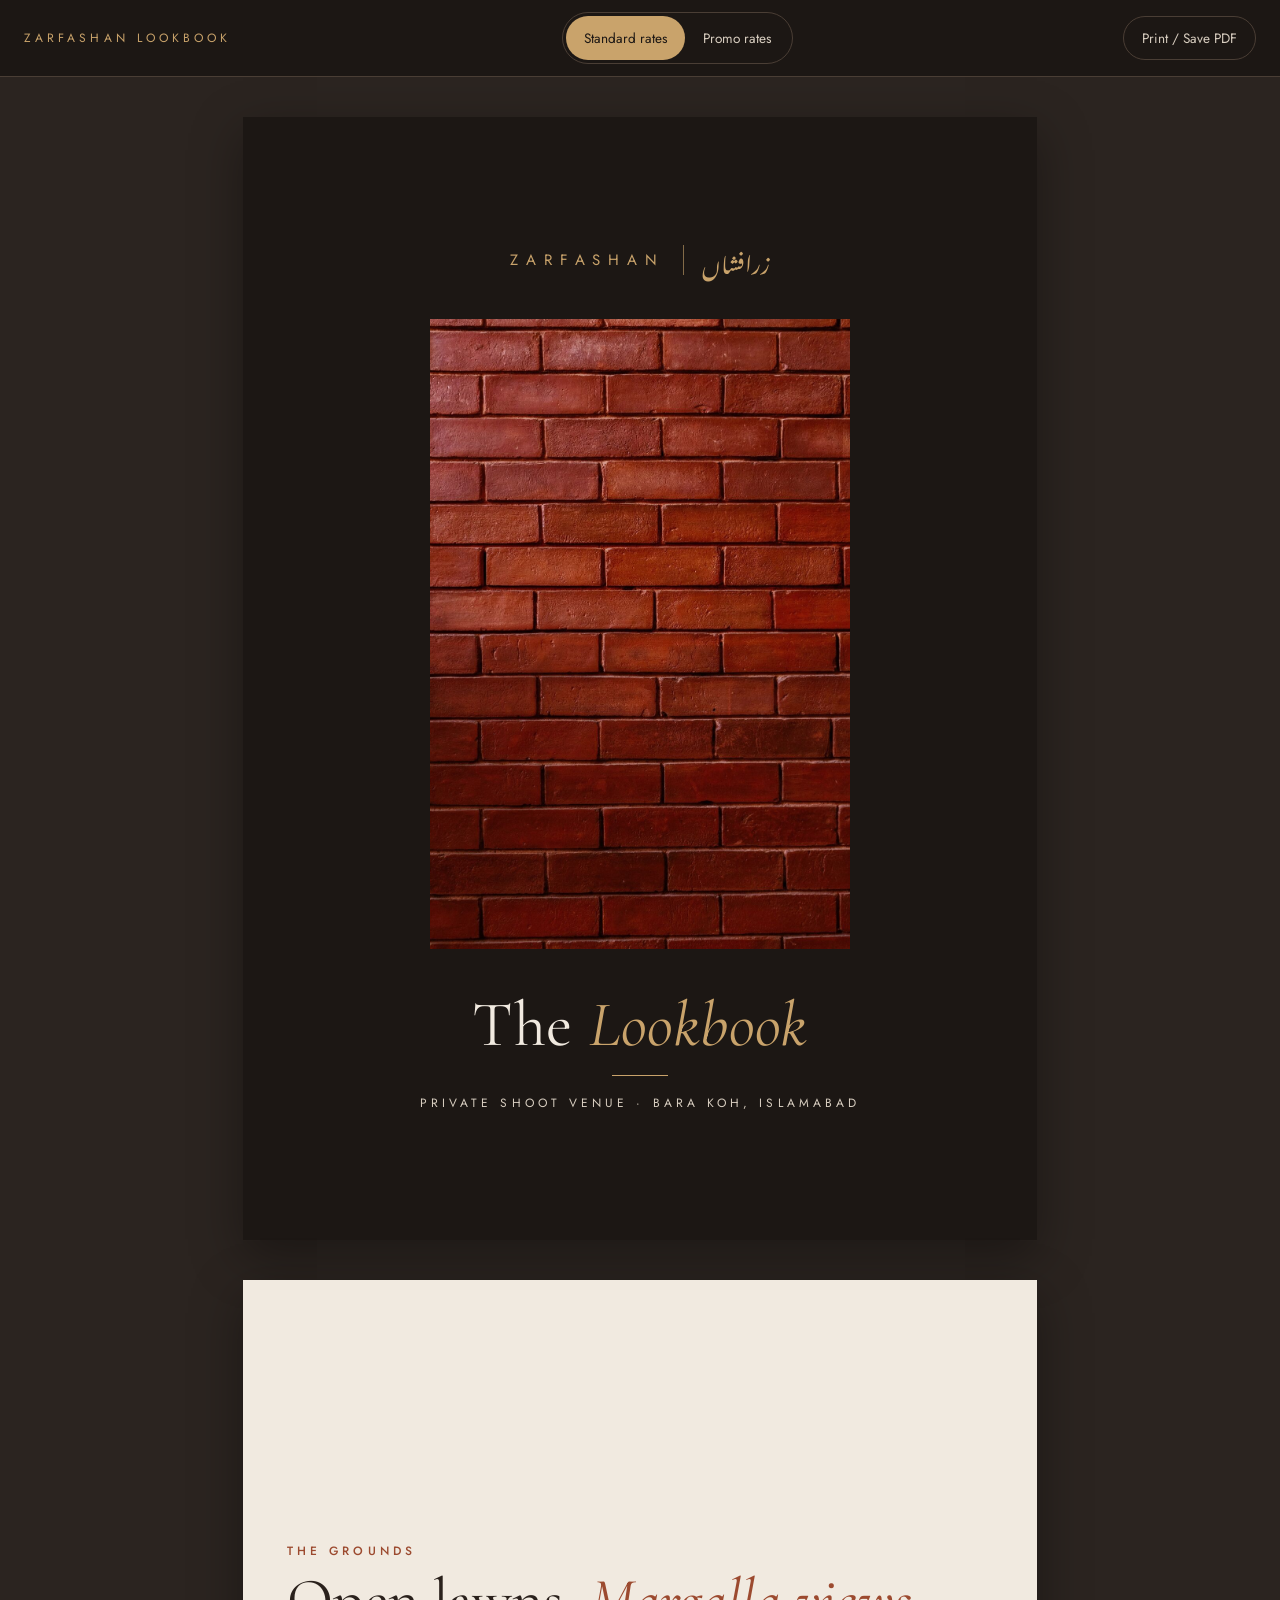
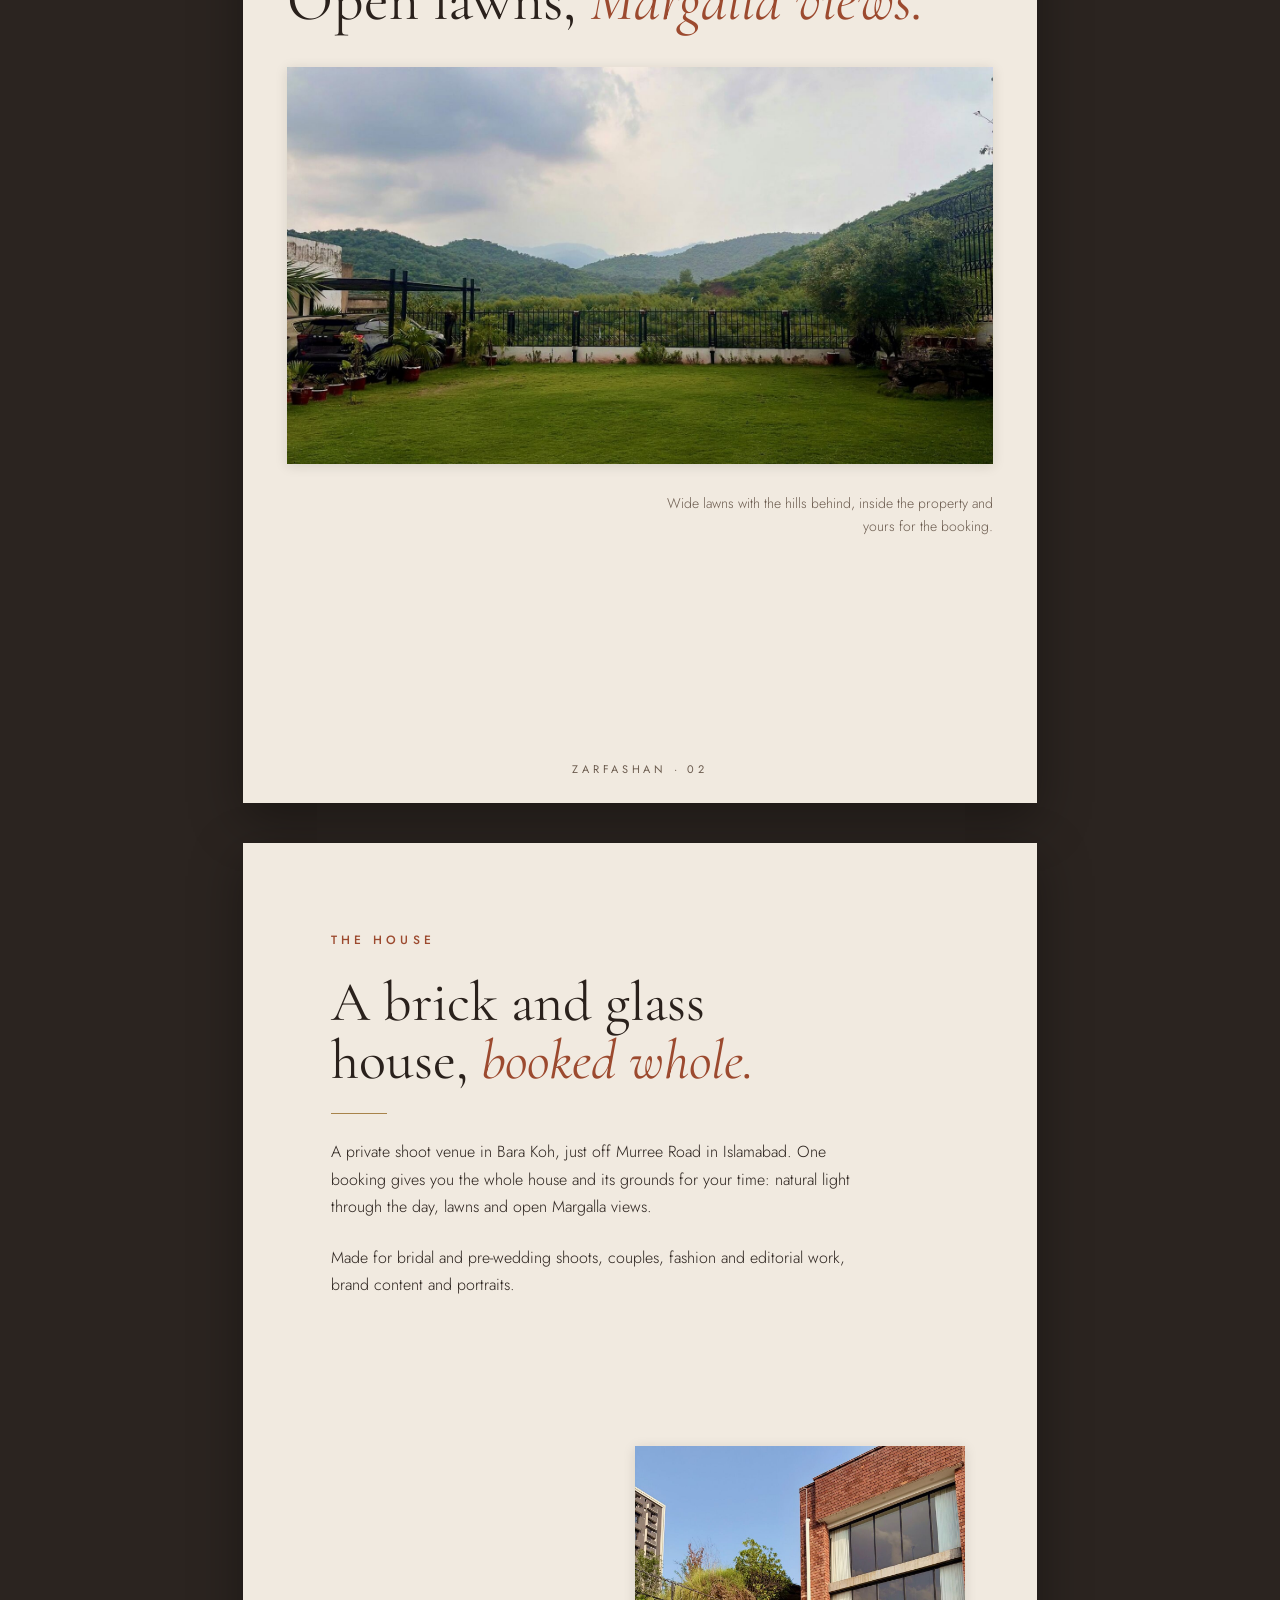
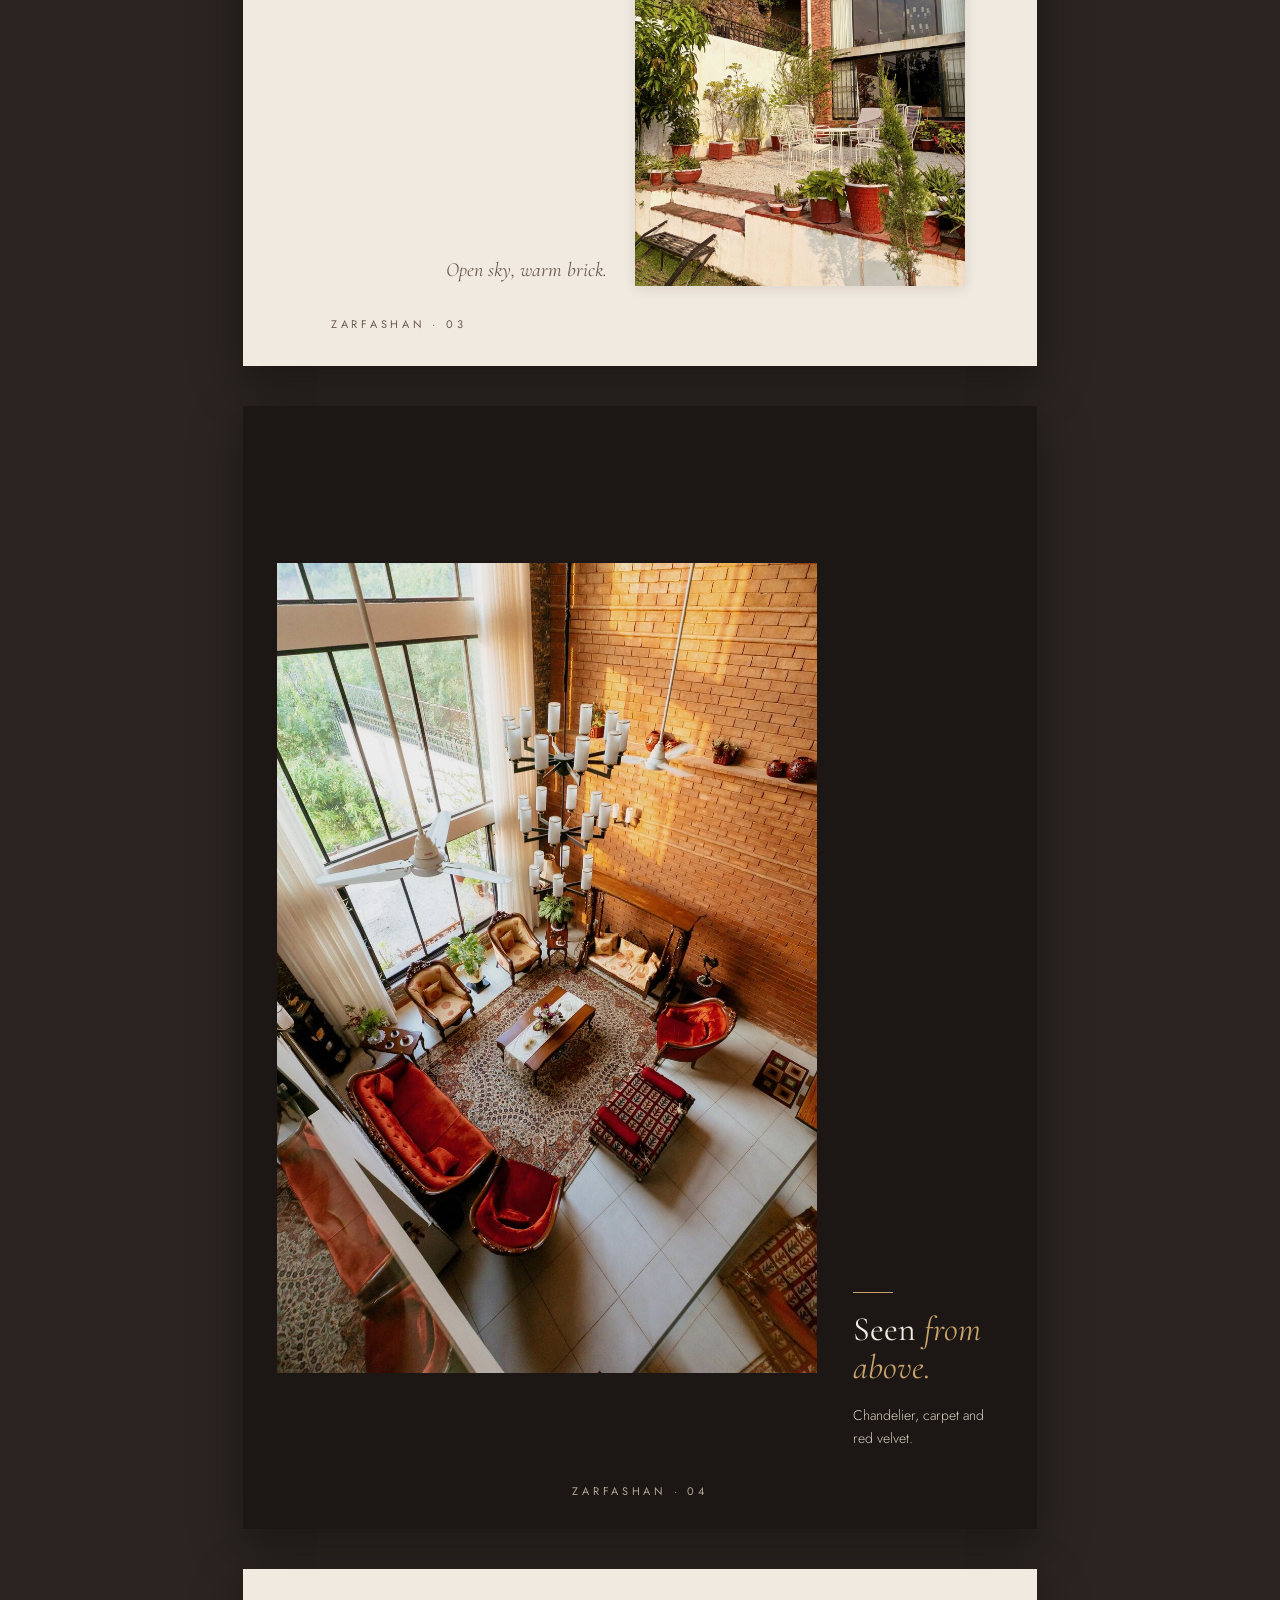
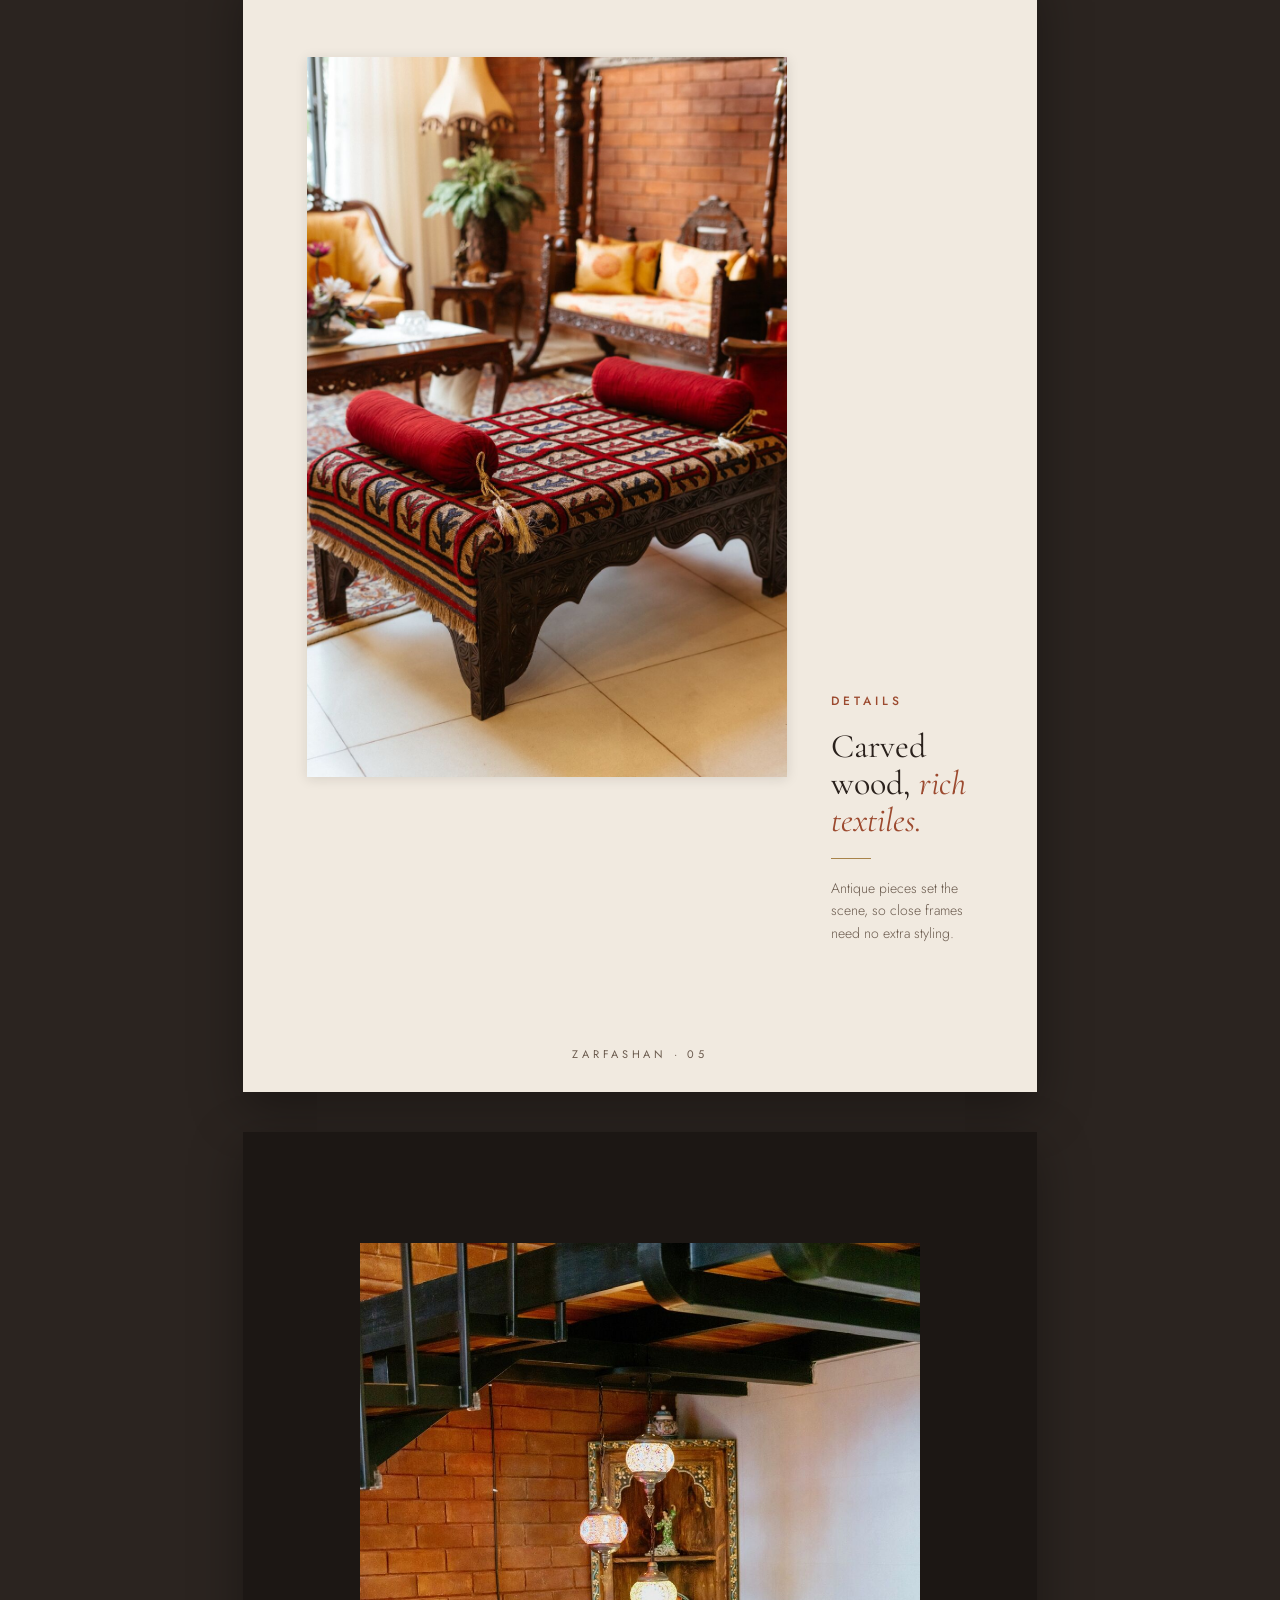
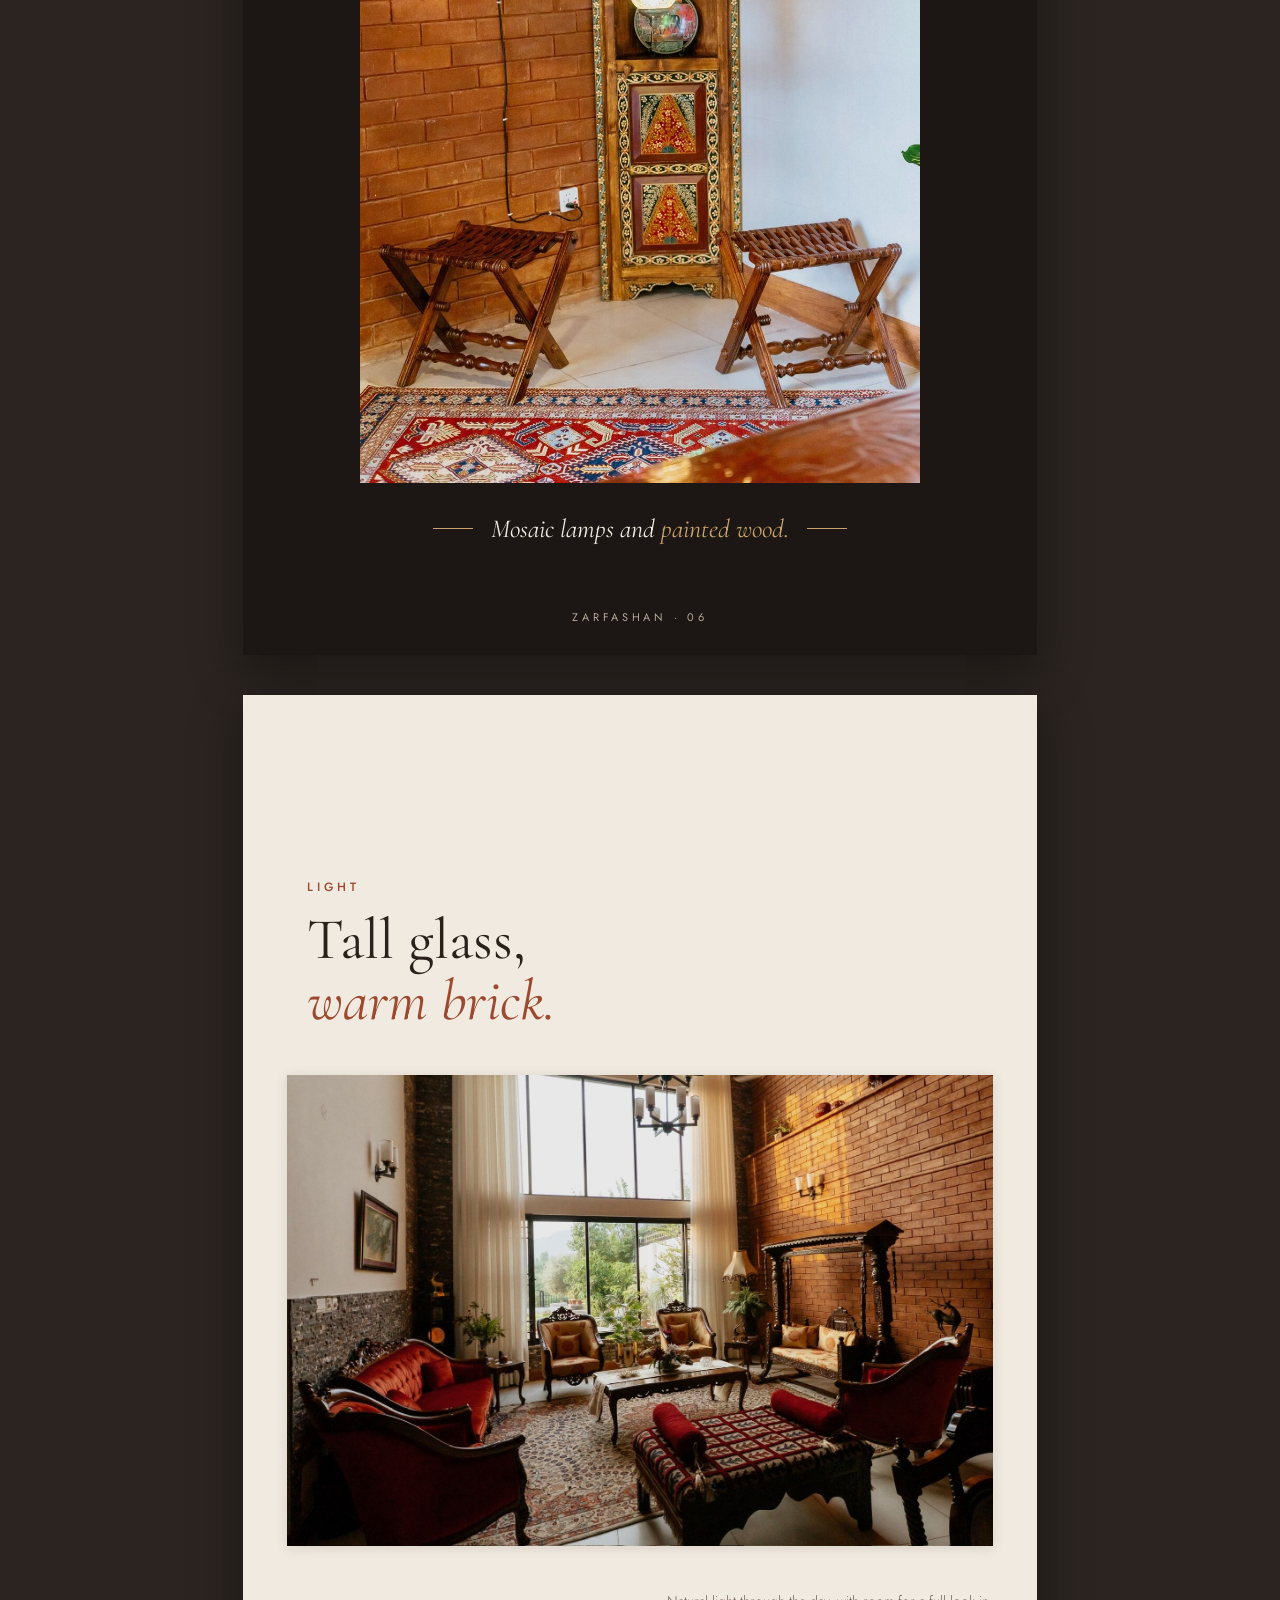
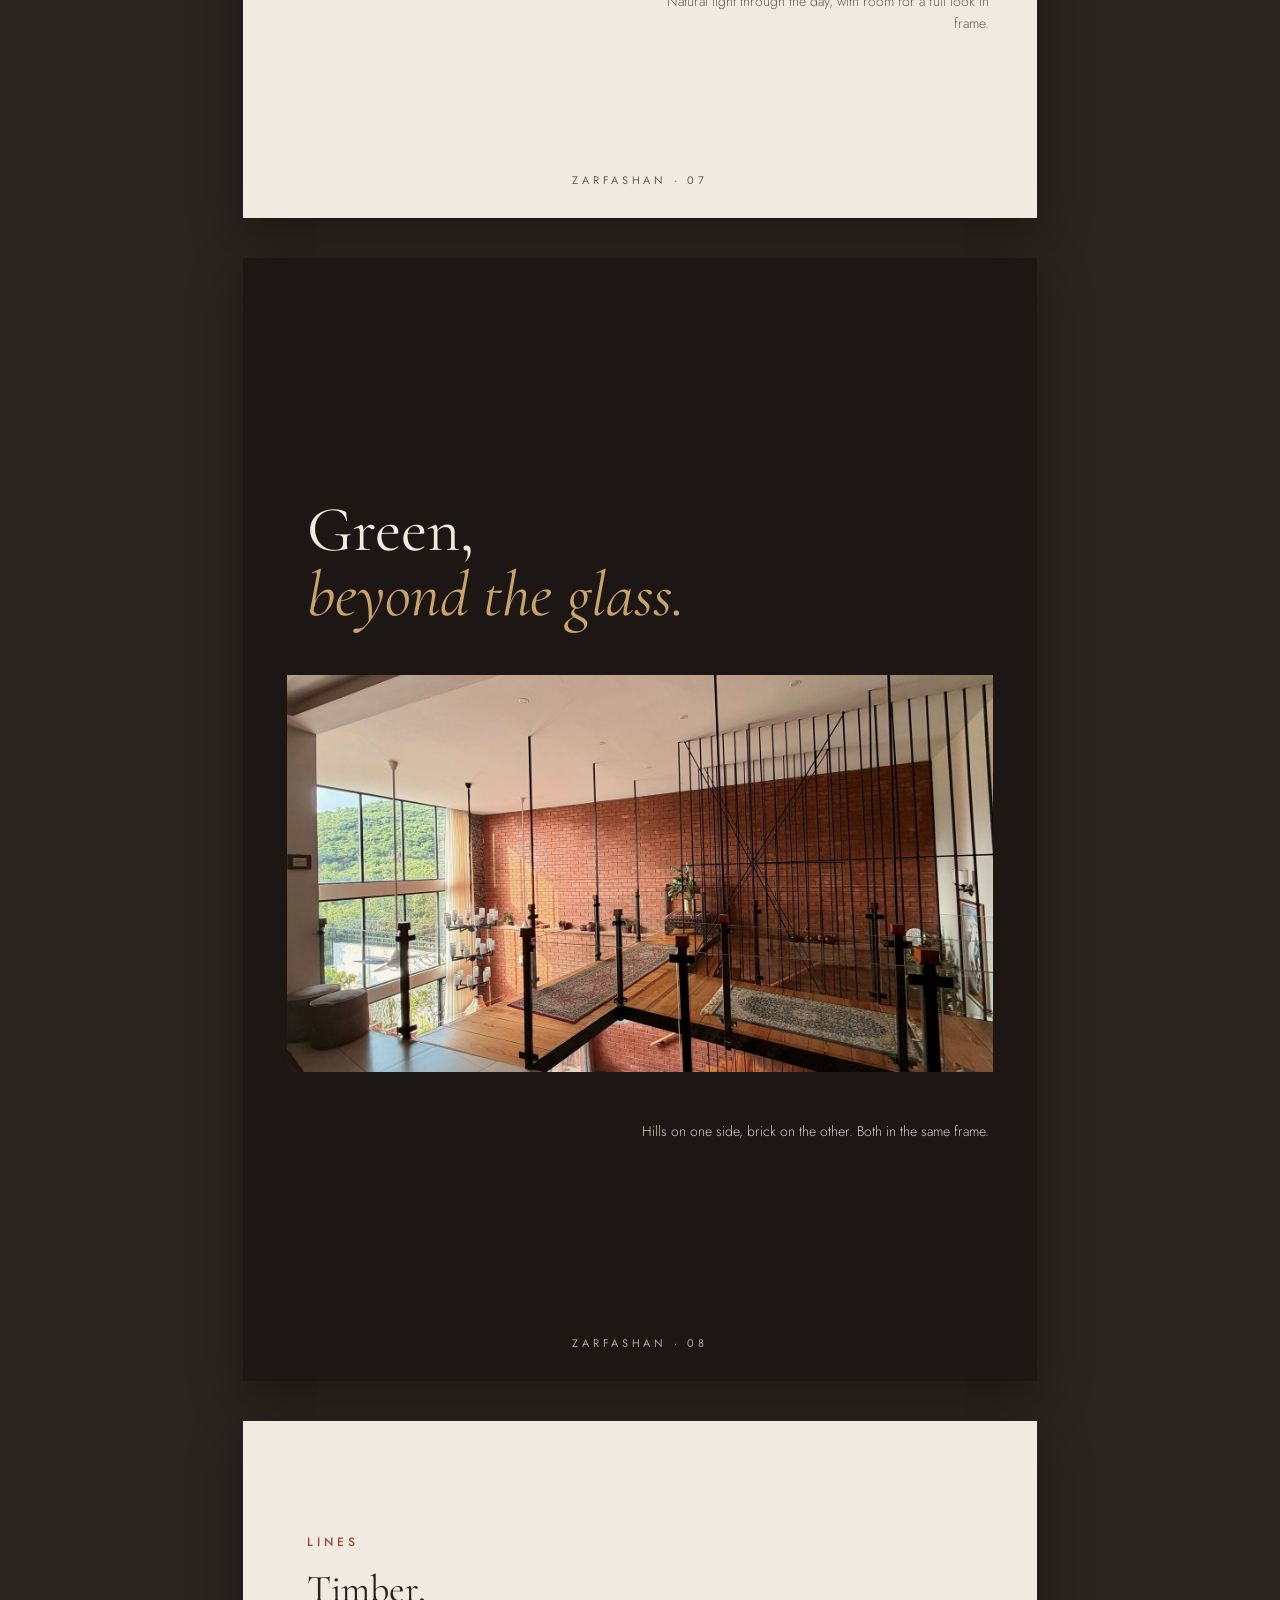
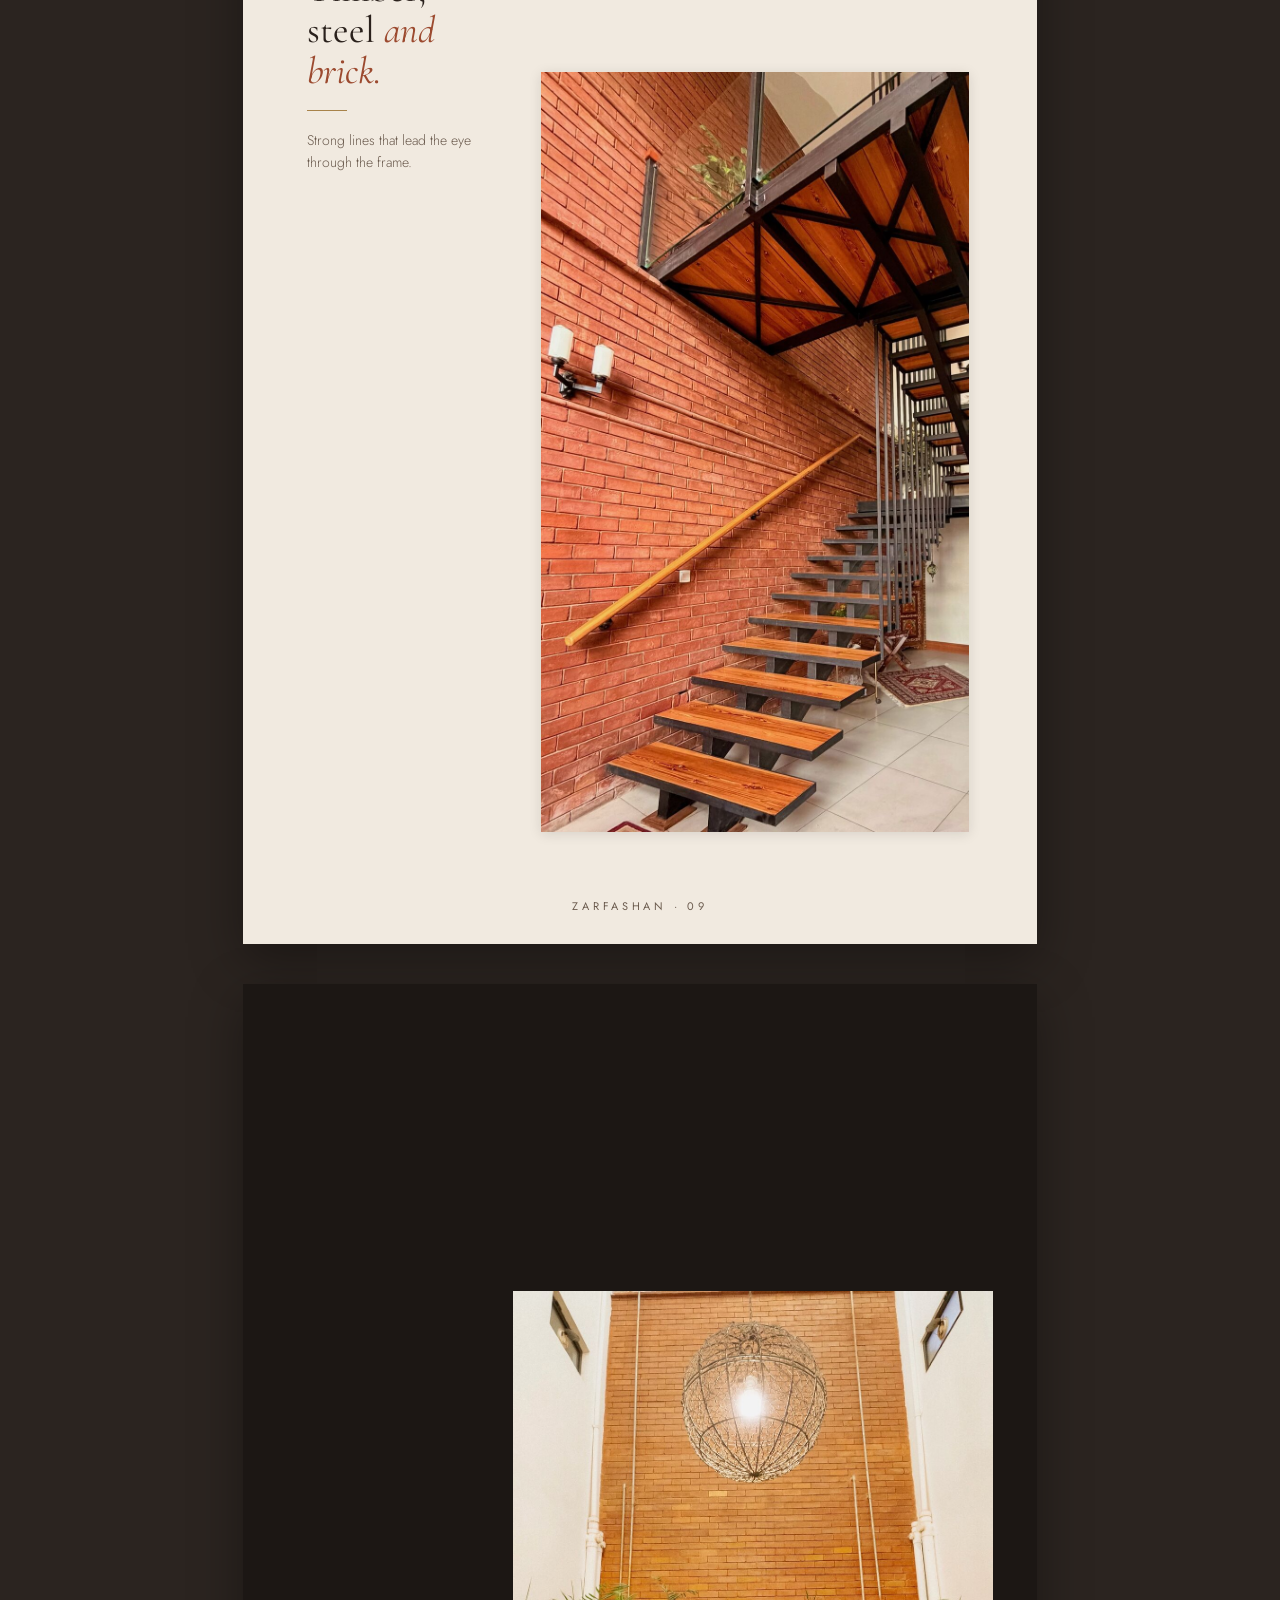
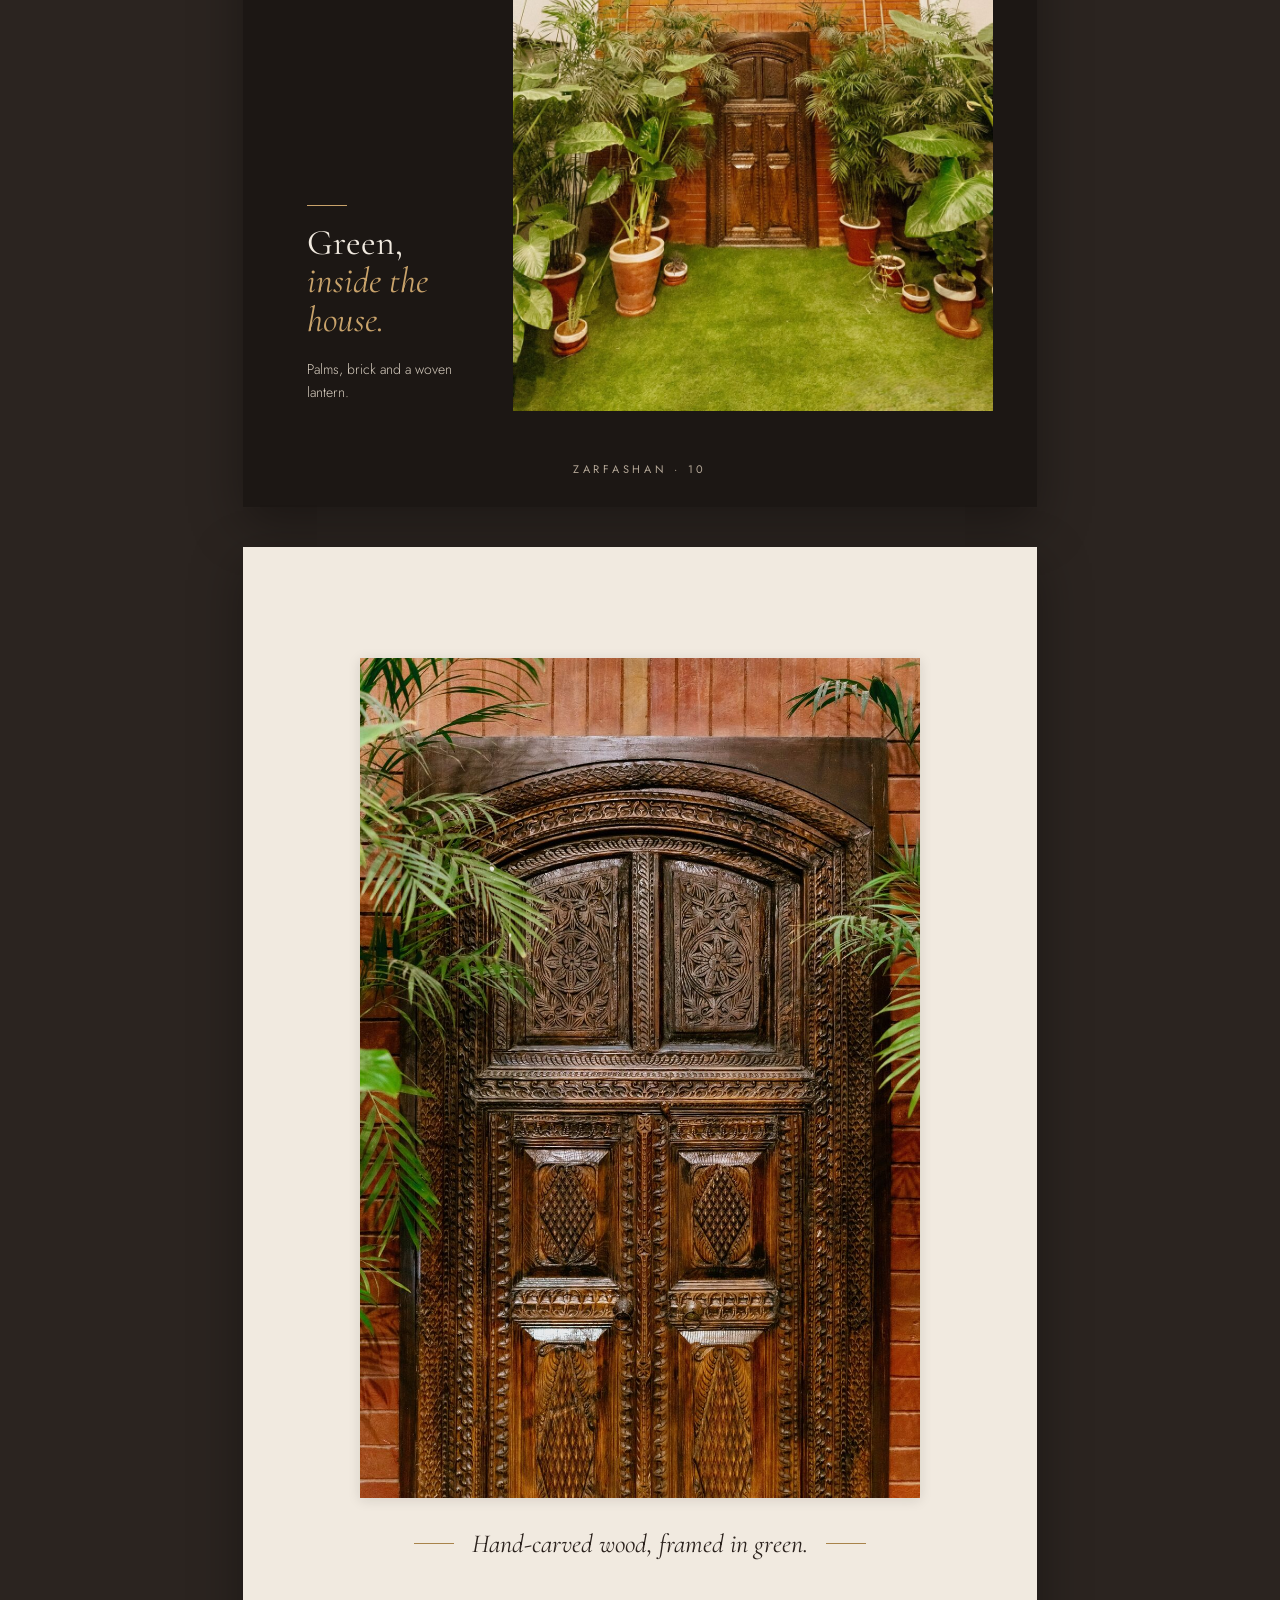
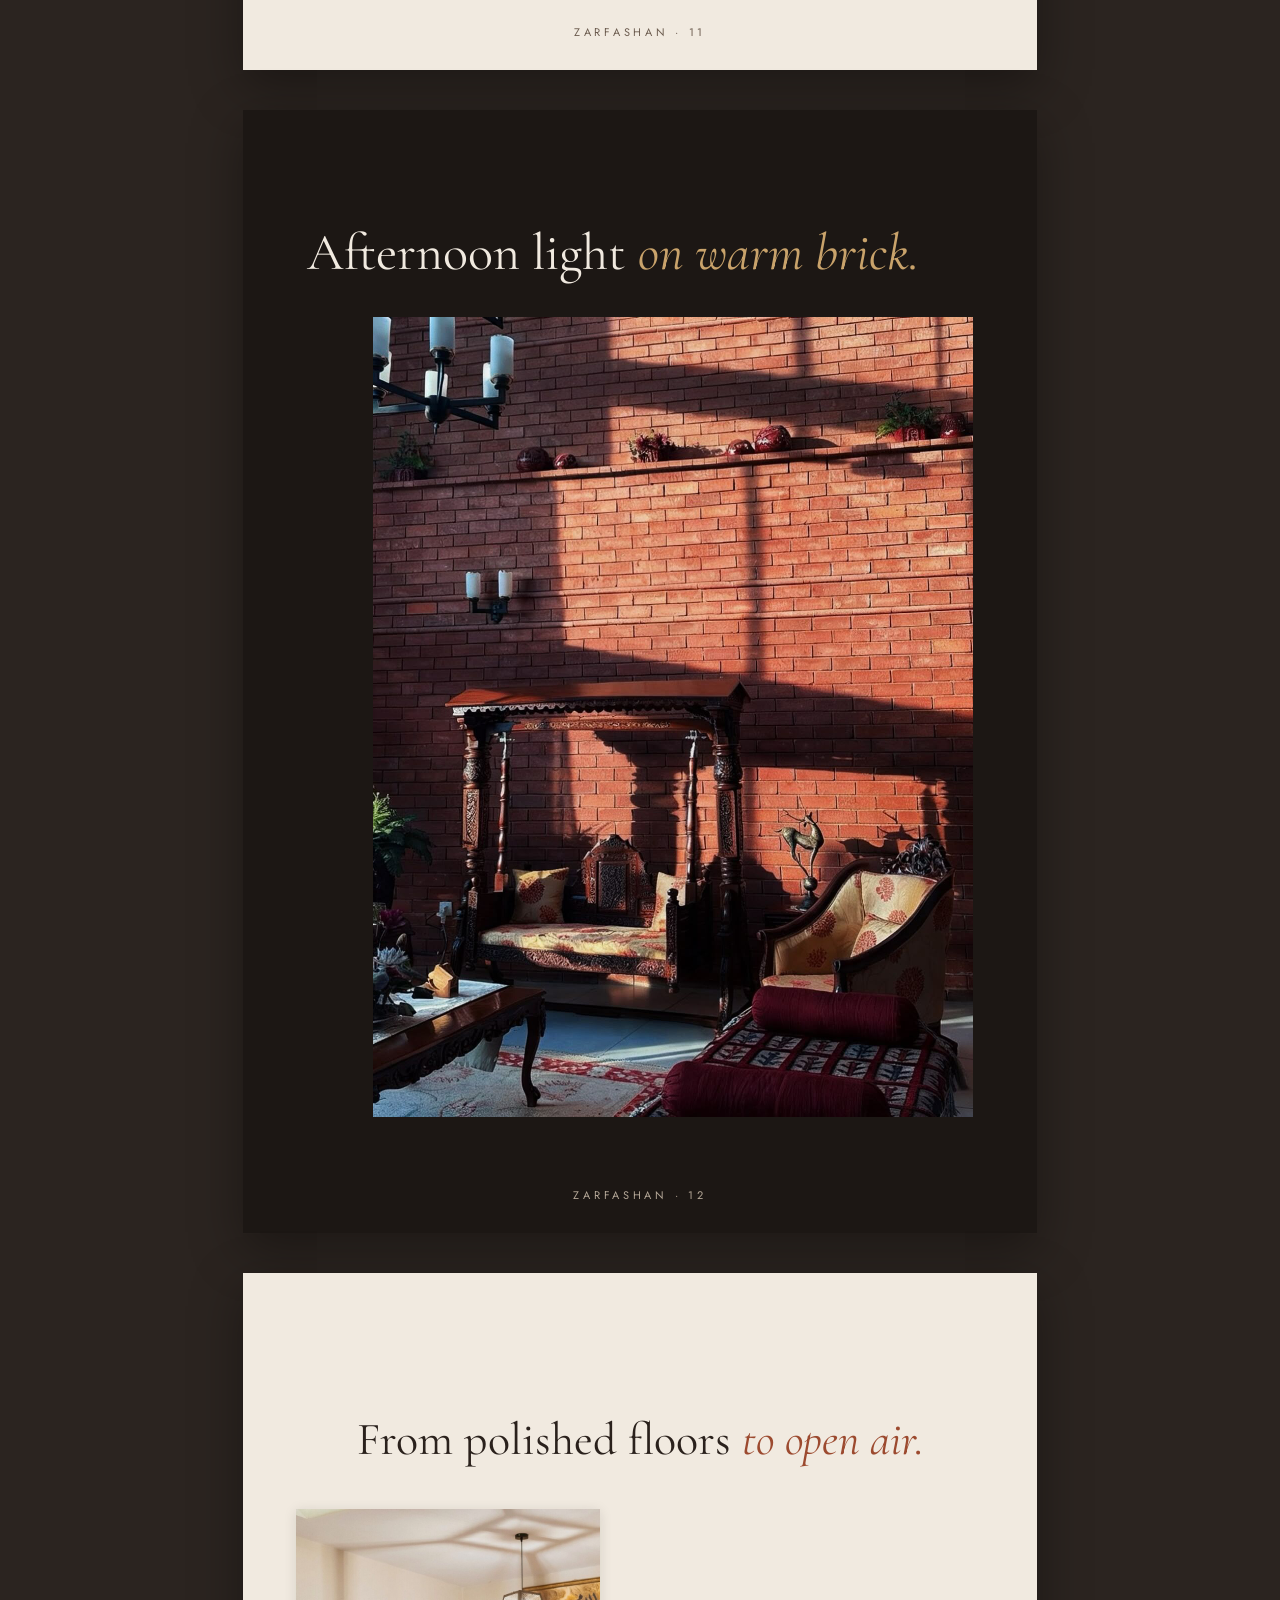
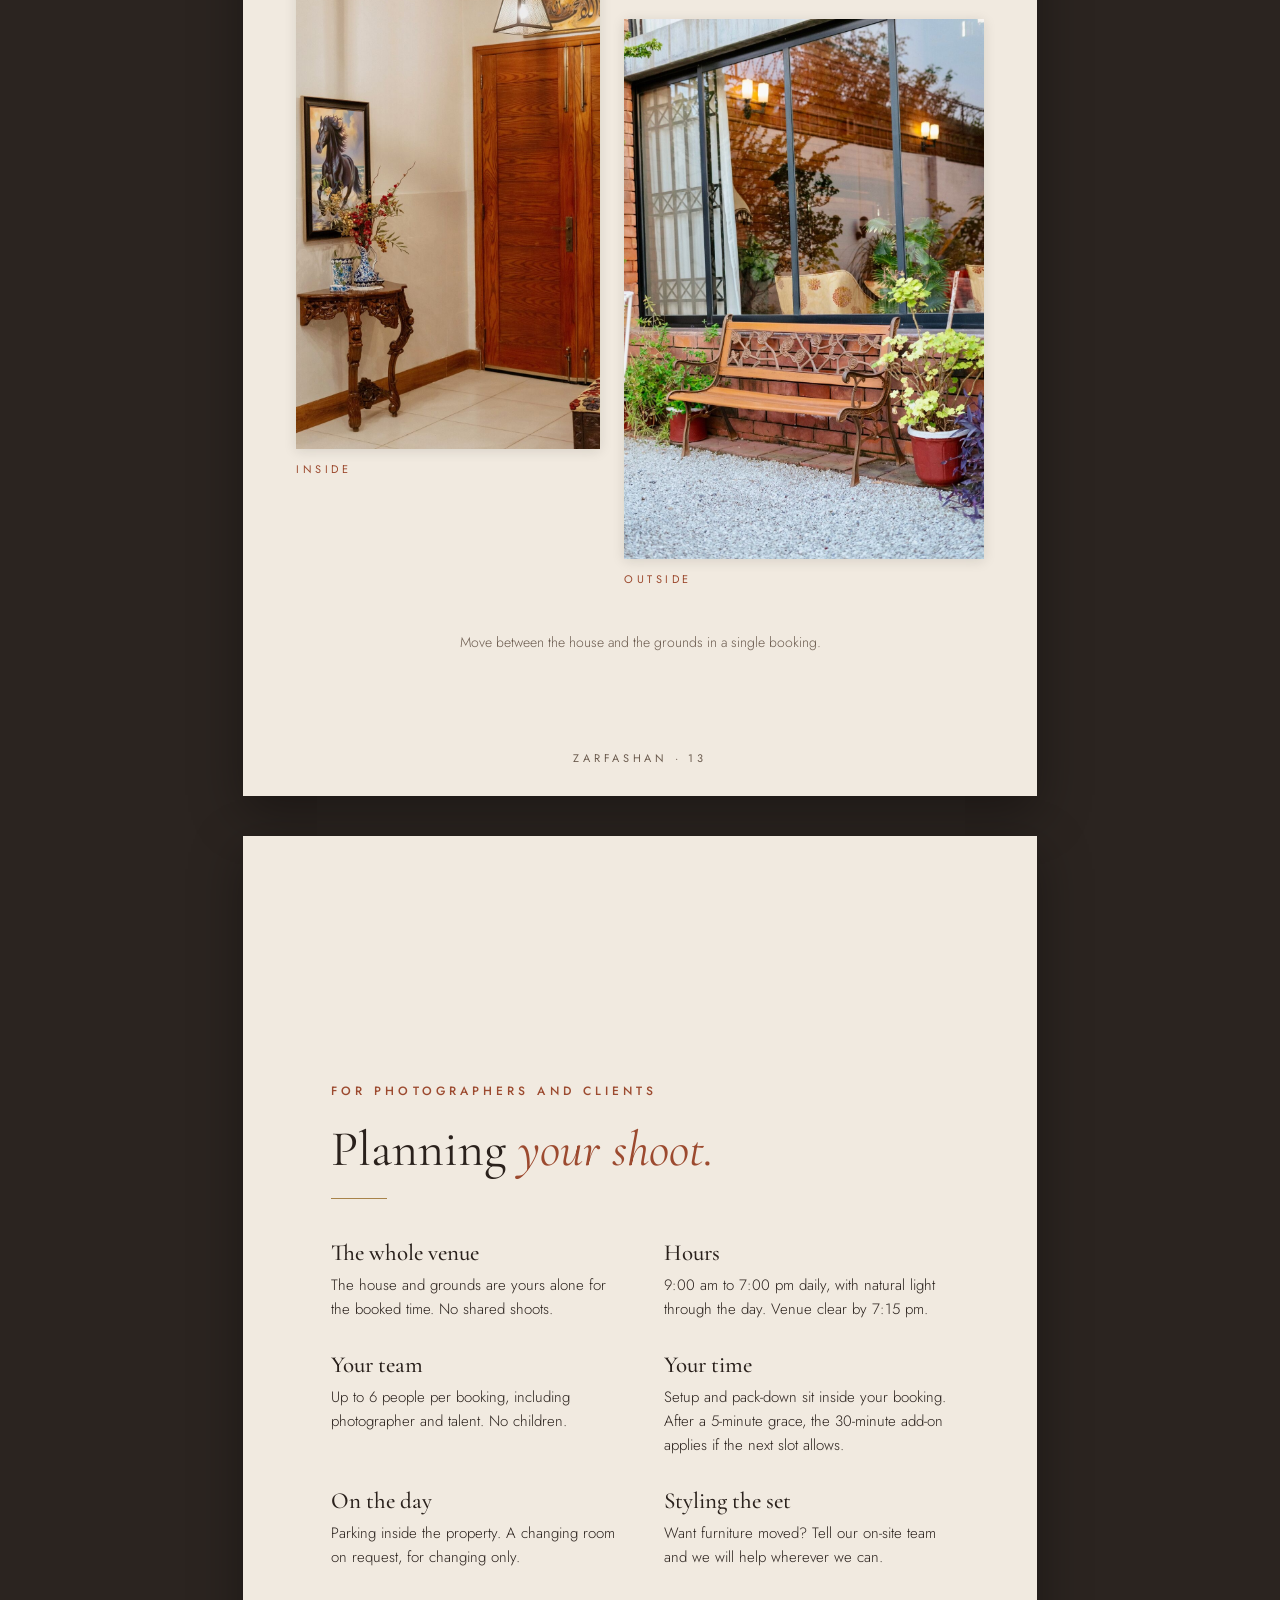
<file: lookbook.html>
<!DOCTYPE html>
<html lang="en">
<head>
  <meta charset="UTF-8" />
  <meta name="viewport" content="width=device-width, initial-scale=1.0" />
  <title>Zarfashan — The Lookbook</title>
  <meta name="description" content="Zarfashan, a private shoot venue in Bara Koh, Islamabad. Brick and glass house, open lawns and Margalla views, booked whole." />
  <link rel="stylesheet" href="lookbook.css" />
  <link rel="preconnect" href="https://fonts.googleapis.com" />
  <link href="https://fonts.googleapis.com/css2?family=Cormorant+Garamond:ital,wght@0,400;0,500;1,400;1,500&family=Jost:wght@300;400;500&family=Noto+Nastaliq+Urdu:wght@500&display=swap" rel="stylesheet" />
</head>
<body>

  <!-- ── TOOLBAR (screen only) ── -->
  <header class="lb-toolbar">
    <span class="lb-toolbar-title">Zarfashan Lookbook</span>
    <div class="lb-toggle" role="group" aria-label="Rates shown">
      <button type="button" class="lb-toggle-btn" data-rates="standard" aria-pressed="true">Standard rates</button>
      <button type="button" class="lb-toggle-btn" data-rates="promo" aria-pressed="false">Promo rates</button>
    </div>
    <button type="button" class="lb-print" id="lb-print">Print / Save PDF</button>
  </header>

  <main class="lb-book">

    <!-- ── 01 COVER ── -->
    <section class="sheet"><div class="page page-dark p-cover">
      <div class="wordmark">
        <span class="wordmark-latin">Zarfashan</span>
        <span class="wordmark-rule"></span>
        <span class="wordmark-urdu" lang="ur">زرافشاں</span>
      </div>
      <img src="images/lookbook/cover-brick.jpg" alt="A wall of deep red brick" class="p-cover-img" />
      <div class="p-cover-title">
        <h1 class="display">The <em>Lookbook</em></h1>
        <div class="rule rule-56"></div>
        <p class="p-cover-sub">Private shoot venue · Bara Koh, Islamabad</p>
      </div>
    </div></section>

    <!-- ── 02 LAWNS ── -->
    <section class="sheet"><div class="page page-light p-lawns">
      <div class="p-lawns-head">
        <div class="eyebrow">The grounds</div>
        <h2 class="display">Open lawns, <em>Margalla views.</em></h2>
      </div>
      <img src="images/lookbook/lawns.jpg" alt="The open lawn with the Margalla hills under a cloudy sky" class="photo p-lawns-img" loading="lazy" />
      <p class="caption caption-right p-lawns-cap">Wide lawns with the hills behind, inside the property and yours for the booking.</p>
      <div class="folio">Zarfashan · 02</div>
    </div></section>

    <!-- ── 03 THE HOUSE ── -->
    <section class="sheet"><div class="page page-light p-house">
      <div class="p-house-text">
        <div class="eyebrow">The house</div>
        <h2 class="display">A brick and glass house, <em>booked whole.</em></h2>
        <div class="rule rule-56"></div>
        <p class="body">A private shoot venue in Bara Koh, just off Murree Road in Islamabad. One booking gives you the whole house and its grounds for your time: natural light through the day, lawns and open Margalla views.</p>
        <p class="body">Made for bridal and pre-wedding shoots, couples, fashion and editorial work, brand content and portraits.</p>
      </div>
      <div class="p-house-foot">
        <div class="p-house-quote">Open sky, warm brick.</div>
        <img src="images/lookbook/house-front.jpg" alt="Potted plants and garden chairs in front of the house" class="photo p-house-img" loading="lazy" />
      </div>
      <div class="folio folio-left">Zarfashan · 03</div>
    </div></section>

    <!-- ── 04 SEEN FROM ABOVE ── -->
    <section class="sheet"><div class="page page-dark p-above">
      <img src="images/lookbook/seen-from-above.jpg" alt="Looking down on red velvet chairs, a carpet and a chandelier" class="p-above-img" loading="lazy" />
      <div class="side-note p-above-note">
        <div class="rule rule-40"></div>
        <h2 class="display">Seen <em>from above.</em></h2>
        <p class="caption">Chandelier, carpet and red velvet.</p>
      </div>
      <div class="folio">Zarfashan · 04</div>
    </div></section>

    <!-- ── 05 DETAILS ── -->
    <section class="sheet"><div class="page page-light p-details">
      <img src="images/lookbook/daybed.jpg" alt="A carved daybed with red bolsters" class="photo p-details-img" loading="lazy" />
      <div class="side-note p-details-note">
        <div class="eyebrow">Details</div>
        <h2 class="display">Carved wood, <em>rich textiles.</em></h2>
        <div class="rule rule-40"></div>
        <p class="caption">Antique pieces set the scene, so close frames need no extra styling.</p>
      </div>
      <div class="folio">Zarfashan · 05</div>
    </div></section>

    <!-- ── 06 TURKISH CORNER ── -->
    <section class="sheet"><div class="page page-dark p-full">
      <img src="images/lookbook/mosaic-lamps.jpg" alt="Mosaic lamps above a painted cabinet, with folding stools on a patterned rug" class="p-full-img" loading="lazy" />
      <div class="ruled-line">
        <div class="rule rule-40"></div>
        <p>Mosaic lamps and <span class="accent">painted wood.</span></p>
        <div class="rule rule-40"></div>
      </div>
      <div class="folio">Zarfashan · 06</div>
    </div></section>

    <!-- ── 07 LIVING ROOM ── -->
    <section class="sheet"><div class="page page-light p-wide p-living">
      <div class="p-wide-head">
        <div class="eyebrow">Light</div>
        <h2 class="display">Tall glass,<br /><em>warm brick.</em></h2>
      </div>
      <img src="images/lookbook/living-room.jpg" alt="Red velvet sofas, carved wood and a patterned daybed below tall windows" class="photo p-living-img" loading="lazy" />
      <p class="caption caption-right p-wide-cap">Natural light through the day, with room for a full look in frame.</p>
      <div class="folio">Zarfashan · 07</div>
    </div></section>

    <!-- ── 08 BEYOND THE GLASS ── -->
    <section class="sheet"><div class="page page-dark p-wide p-glass">
      <h2 class="display p-wide-head">Green,<br /><em>beyond the glass.</em></h2>
      <img src="images/lookbook/beyond-the-glass.jpg" alt="Tall glass looking out to green hills, with brick and steel inside" class="p-glass-img" loading="lazy" />
      <p class="caption caption-right p-wide-cap">Hills on one side, brick on the other. Both in the same frame.</p>
      <div class="folio">Zarfashan · 08</div>
    </div></section>

    <!-- ── 09 LINES ── -->
    <section class="sheet"><div class="page page-light p-lines">
      <div class="side-note p-lines-note">
        <div class="eyebrow">Lines</div>
        <h2 class="display">Timber, steel <em>and brick.</em></h2>
        <div class="rule rule-40"></div>
        <p class="caption">Strong lines that lead the eye through the frame.</p>
      </div>
      <img src="images/lookbook/timber-stairs.jpg" alt="Timber treads climbing a brick wall" class="photo p-lines-img" loading="lazy" />
      <div class="folio">Zarfashan · 09</div>
    </div></section>

    <!-- ── 10 GREEN INSIDE ── -->
    <section class="sheet"><div class="page page-dark p-green">
      <div class="side-note p-green-note">
        <div class="rule rule-40"></div>
        <h2 class="display">Green, <em>inside the house.</em></h2>
        <p class="caption">Palms, brick and a woven lantern.</p>
      </div>
      <img src="images/lookbook/green-inside.jpg" alt="Potted palms around a carved door under a woven lantern" class="p-green-img" loading="lazy" />
      <div class="folio">Zarfashan · 10</div>
    </div></section>

    <!-- ── 11 CARVED DOOR ── -->
    <section class="sheet"><div class="page page-light p-full">
      <img src="images/lookbook/carved-door.jpg" alt="A hand-carved wooden door framed by palm leaves" class="photo p-full-img" loading="lazy" />
      <div class="ruled-line">
        <div class="rule rule-40"></div>
        <p>Hand-carved wood, framed in green.</p>
        <div class="rule rule-40"></div>
      </div>
      <div class="folio">Zarfashan · 11</div>
    </div></section>

    <!-- ── 12 AFTERNOON LIGHT ── -->
    <section class="sheet"><div class="page page-dark p-afternoon">
      <h2 class="display">Afternoon light <em>on warm brick.</em></h2>
      <img src="images/lookbook/afternoon-light.jpg" alt="Sunlight and shadow across a brick wall above a carved swing" class="p-afternoon-img" loading="lazy" />
      <div class="folio">Zarfashan · 12</div>
    </div></section>

    <!-- ── 13 INSIDE AND OUT ── -->
    <section class="sheet"><div class="page page-light p-inout">
      <h2 class="display">From polished floors <em>to open air.</em></h2>
      <div class="p-inout-pair">
        <figure class="p-inout-fig">
          <img src="images/lookbook/inside-console.jpg" alt="A carved console and horse painting beside a timber door" class="photo p-inout-inside" loading="lazy" />
          <figcaption>Inside</figcaption>
        </figure>
        <figure class="p-inout-fig p-inout-fig-low">
          <img src="images/lookbook/outside-bench.jpg" alt="A wooden garden bench on gravel before a wall of glass" class="photo p-inout-outside" loading="lazy" />
          <figcaption>Outside</figcaption>
        </figure>
      </div>
      <p class="caption">Move between the house and the grounds in a single booking.</p>
      <div class="folio">Zarfashan · 13</div>
    </div></section>

    <!-- ── 14 PLANNING YOUR SHOOT ── -->
    <section class="sheet"><div class="page page-light p-text">
      <div class="p-text-head">
        <div class="eyebrow">For photographers and clients</div>
        <h2 class="display">Planning <em>your shoot.</em></h2>
        <div class="rule rule-56"></div>
      </div>
      <dl class="plan-grid">
        <div class="plan-item">
          <dt>The whole venue</dt>
          <dd>The house and grounds are yours alone for the booked time. No shared shoots.</dd>
        </div>
        <div class="plan-item">
          <dt>Hours</dt>
          <dd>9:00 am to 7:00 pm daily, with natural light through the day. Venue clear by 7:15 pm.</dd>
        </div>
        <div class="plan-item">
          <dt>Your team</dt>
          <dd>Up to 6 people per booking, including photographer and talent. No children.</dd>
        </div>
        <div class="plan-item">
          <dt>Your time</dt>
          <dd>Setup and pack-down sit inside your booking. After a 5-minute grace, the 30-minute add-on applies if the next slot allows.</dd>
        </div>
        <div class="plan-item">
          <dt>On the day</dt>
          <dd>Parking inside the property. A changing room on request, for changing only.</dd>
        </div>
        <div class="plan-item">
          <dt>Styling the set</dt>
          <dd>Want furniture moved? Tell our on-site team and we will help wherever we can.</dd>
        </div>
      </dl>
      <div class="house-rules">
        <div class="eyebrow">House rules</div>
        <p>No smoking and no food indoors. No confetti, glitter, smoke or open flames. No tape or nails on any surface.</p>
      </div>
      <div class="folio">Zarfashan · 14</div>
    </div></section>

    <!-- ── 15 RATES AND BOOKING ── -->
    <section class="sheet"><div class="page page-dark p-text p-rates">
      <div class="p-text-head">
        <div class="eyebrow">
          <span class="show-standard">Rates</span>
          <span class="show-promo">Introductory rates</span>
        </div>
        <h2 class="display">The whole venue, <em>one booking.</em></h2>
      </div>
      <div class="rate-list">
        <div class="rate-row">
          <div class="rate-label">1 hour <span class="rate-note">minimum booking</span></div>
          <div class="rate-price">
            <s class="rate-was show-promo">Rs 25,000</s>
            <span class="rate-now show-standard">Rs 25,000</span>
            <span class="rate-now show-promo">Rs 17,000</span>
          </div>
        </div>
        <div class="rate-row">
          <div class="rate-label">2 hours</div>
          <div class="rate-price">
            <s class="rate-was show-promo">Rs 40,000</s>
            <span class="rate-now show-standard">Rs 40,000</span>
            <span class="rate-now show-promo">Rs 30,000</span>
          </div>
        </div>
        <div class="rate-row">
          <div class="rate-label">Extra 30 minutes <span class="rate-note">add-on to a booking</span></div>
          <div class="rate-price">
            <s class="rate-was show-promo">Rs 13,000</s>
            <span class="rate-now show-standard">Rs 13,000</span>
            <span class="rate-now show-promo">Rs 8,000</span>
          </div>
        </div>
      </div>
      <div class="booking">
        <div class="eyebrow">How to book</div>
        <ol class="booking-steps">
          <li><span class="step-num">1</span><span>Send your date and time, type of shoot and number of people.</span></li>
          <li><span class="step-num">2</span><span>We confirm availability and hold your slot.</span></li>
          <li><span class="step-num">3</span><span>A 50% advance confirms it. The balance is paid before arrival.</span></li>
          <li><span class="step-num">4</span><span>We share the exact location pin.</span></li>
        </ol>
      </div>
      <p class="caption">One free reschedule with 72 hours notice. Cancellations under 72 hours forfeit the advance.</p>
      <div class="folio">Zarfashan · 15</div>
    </div></section>

    <!-- ── 16 BACK COVER ── -->
    <section class="sheet"><div class="page page-dark p-back">
      <div class="wordmark">
        <span class="wordmark-latin">Zarfashan</span>
        <span class="wordmark-rule"></span>
        <span class="wordmark-urdu" lang="ur">زرافشاں</span>
      </div>
      <div class="rule rule-56"></div>
      <h2 class="display">Check <em>your date.</em></h2>
      <address class="p-back-contact">
        <span>Instagram <a href="https://instagram.com/zarfashan.studios">@zarfashan.studios</a> · DM “BOOK”</span>
        <a href="mailto:zarfashan.studios@gmail.com">zarfashan.studios@gmail.com</a>
        <span class="muted">Bara Koh, off Murree Road, Islamabad</span>
      </address>
    </div></section>

  </main>

  <script src="lookbook.js"></script>
</body>
</html>
</file>
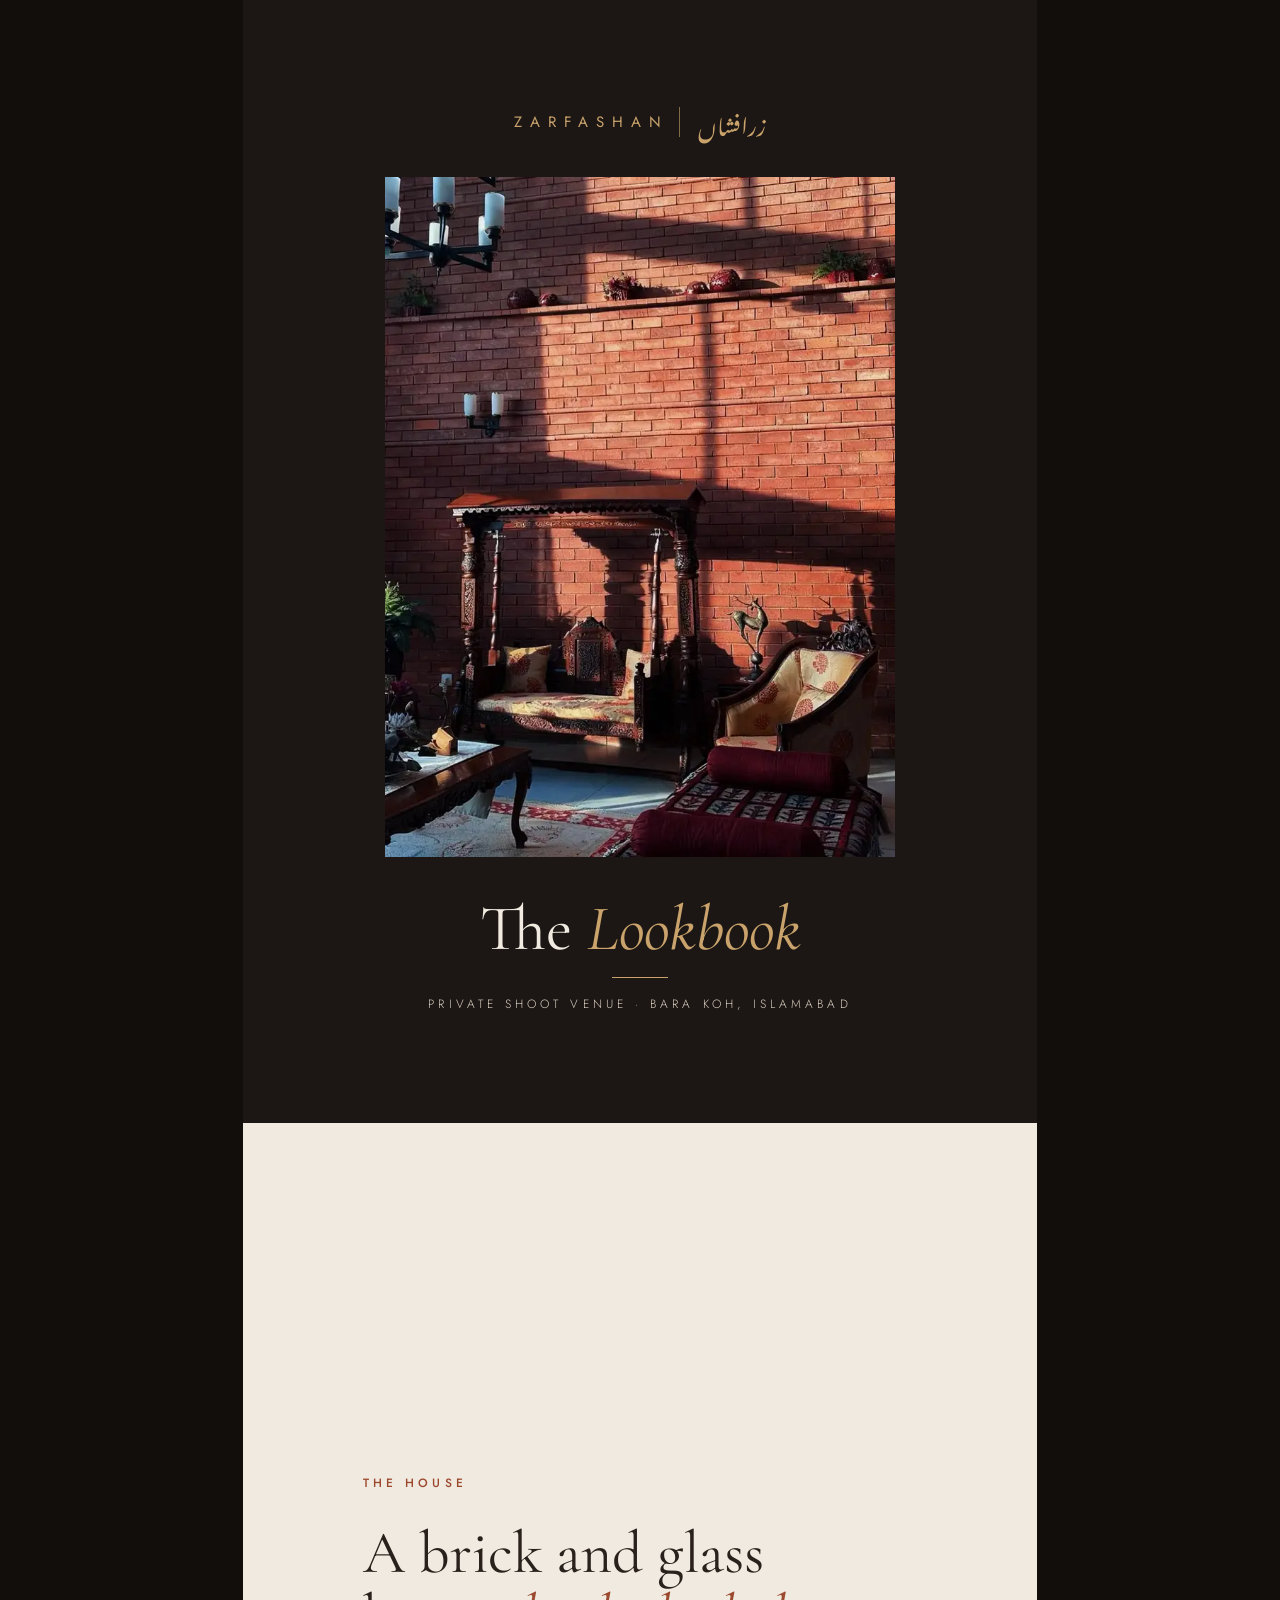
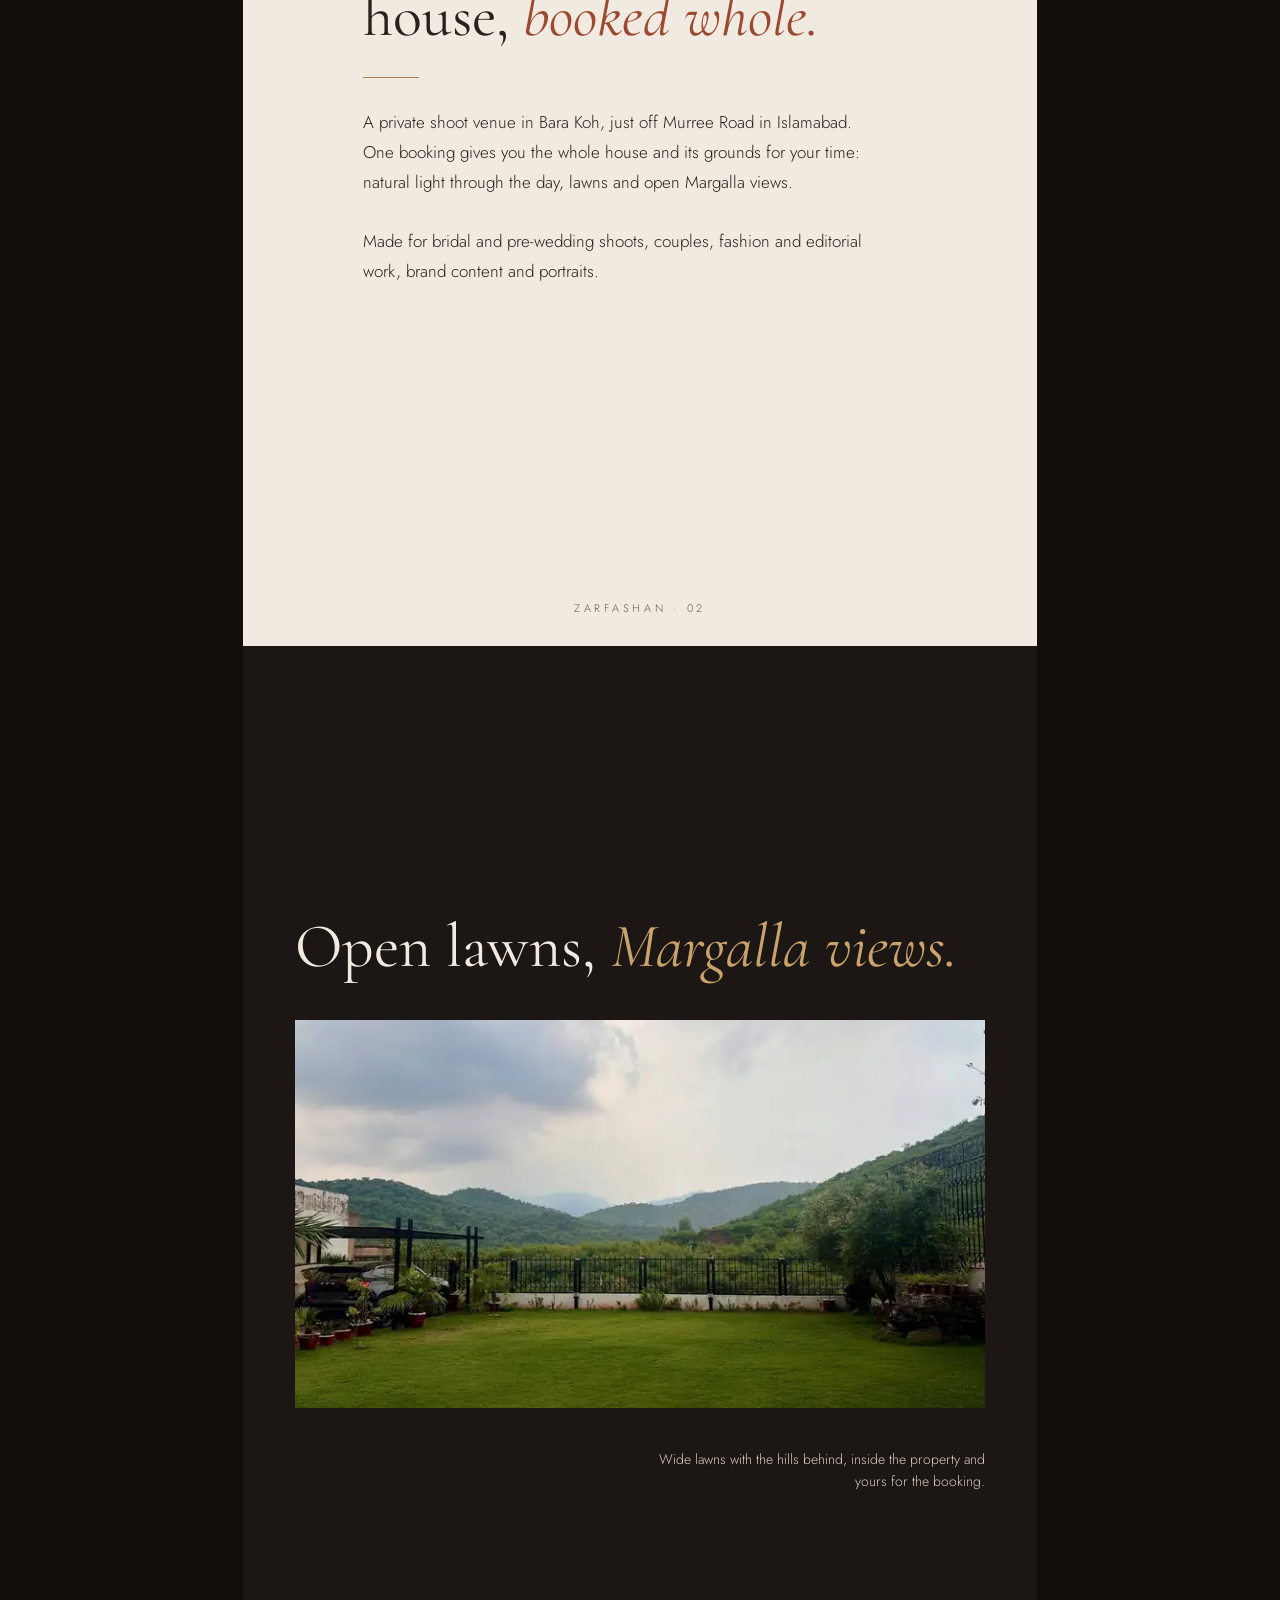
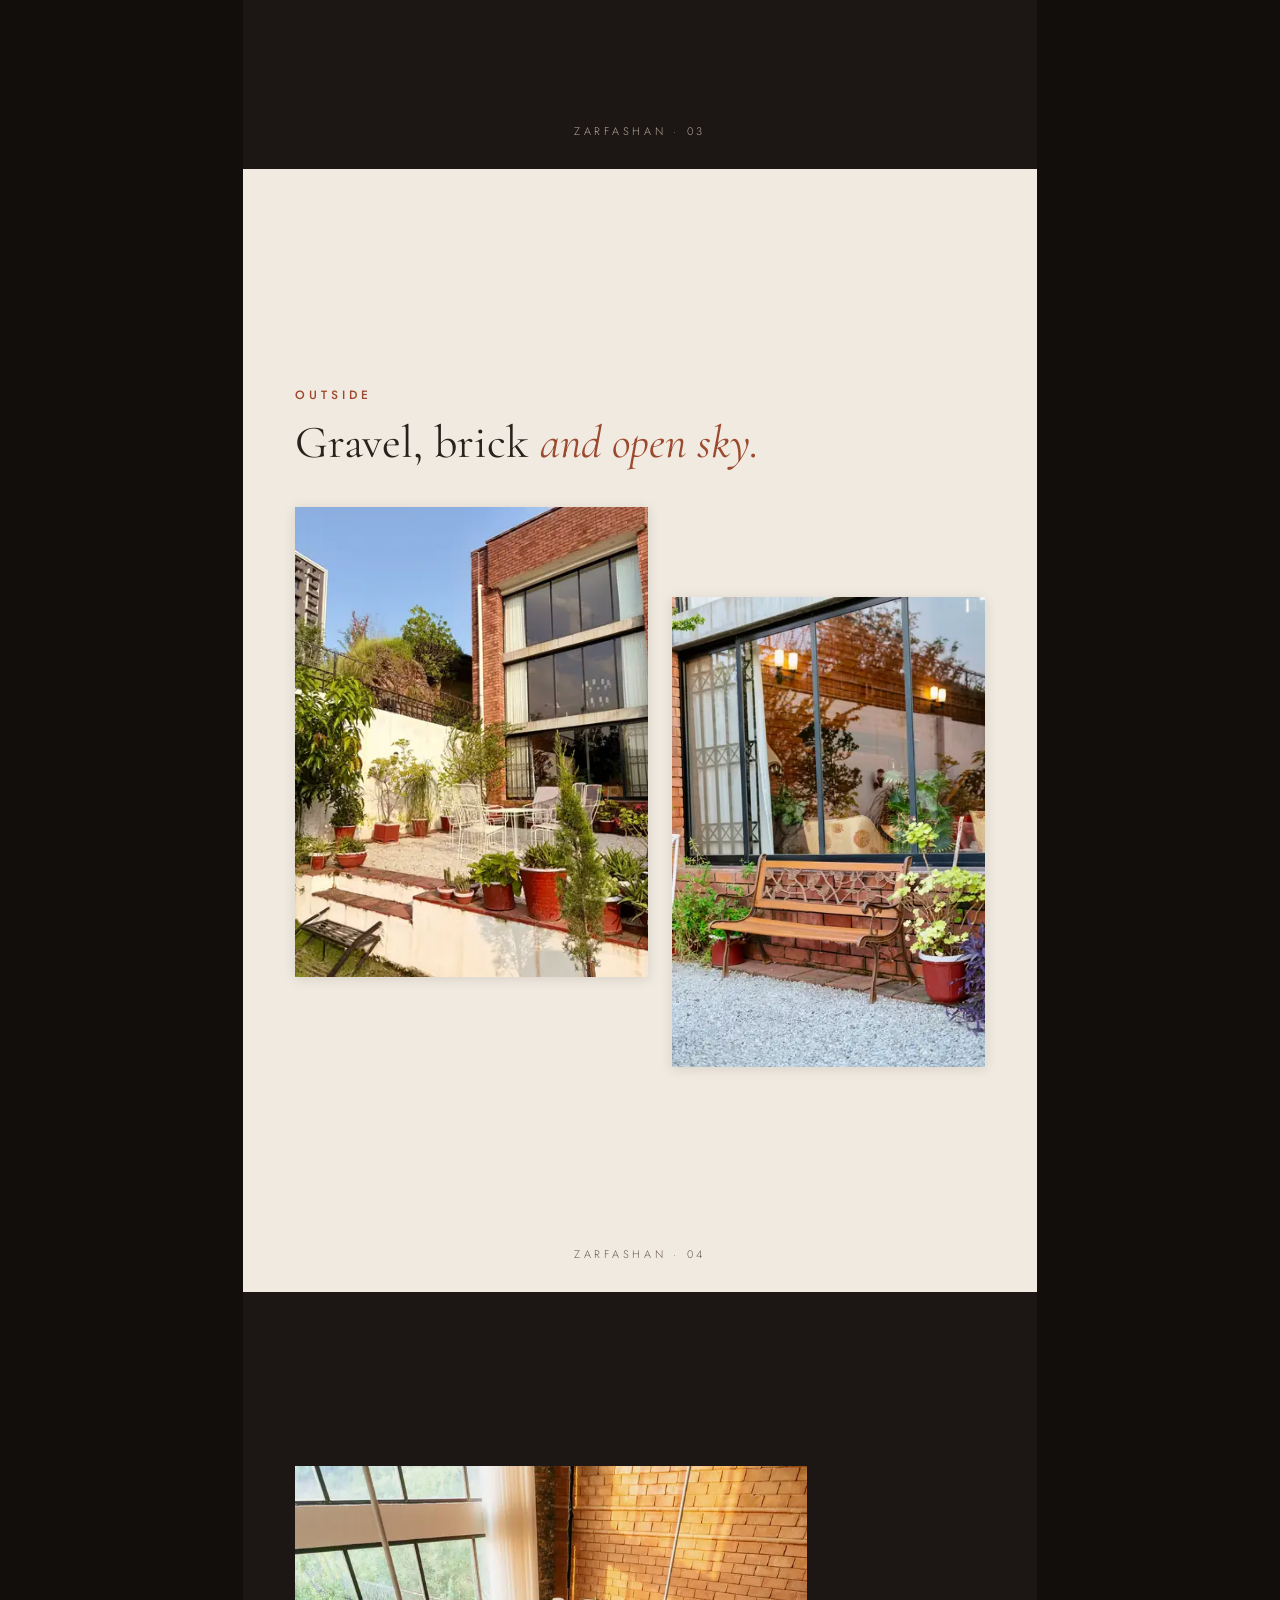
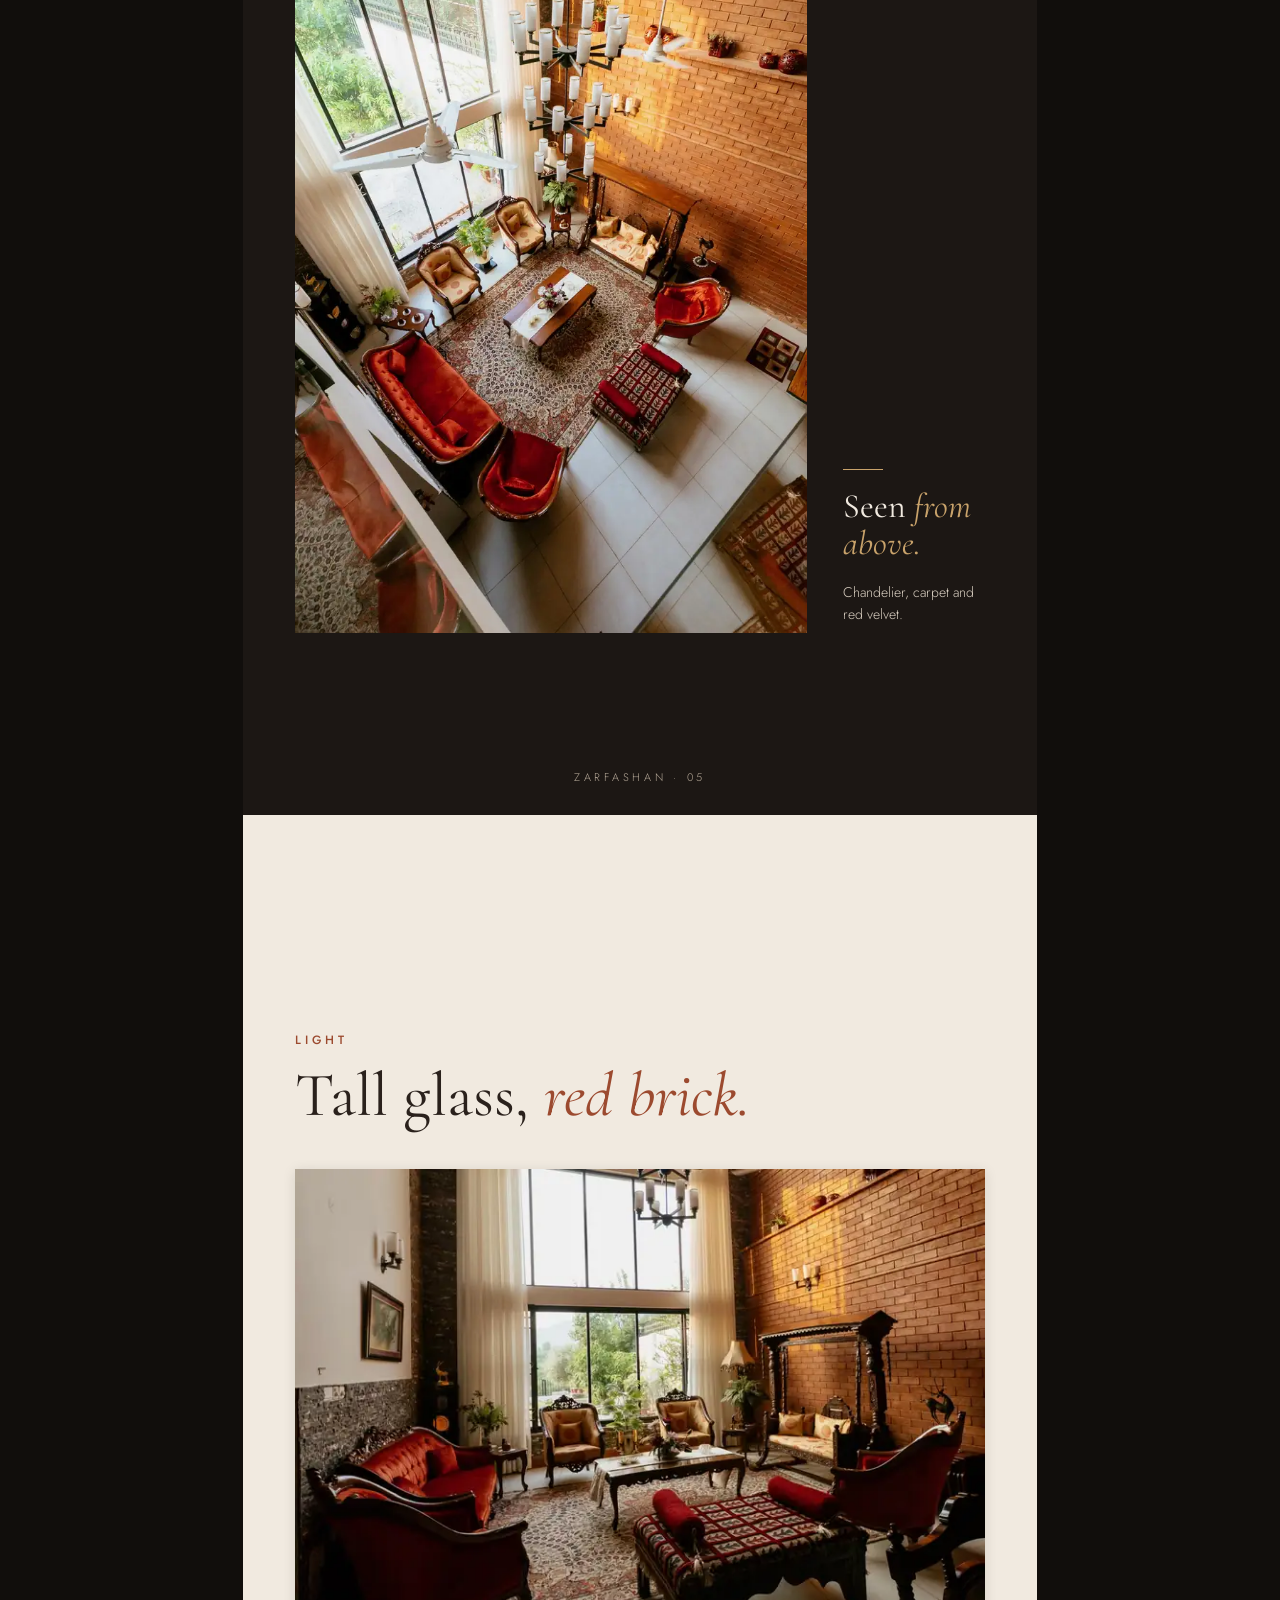
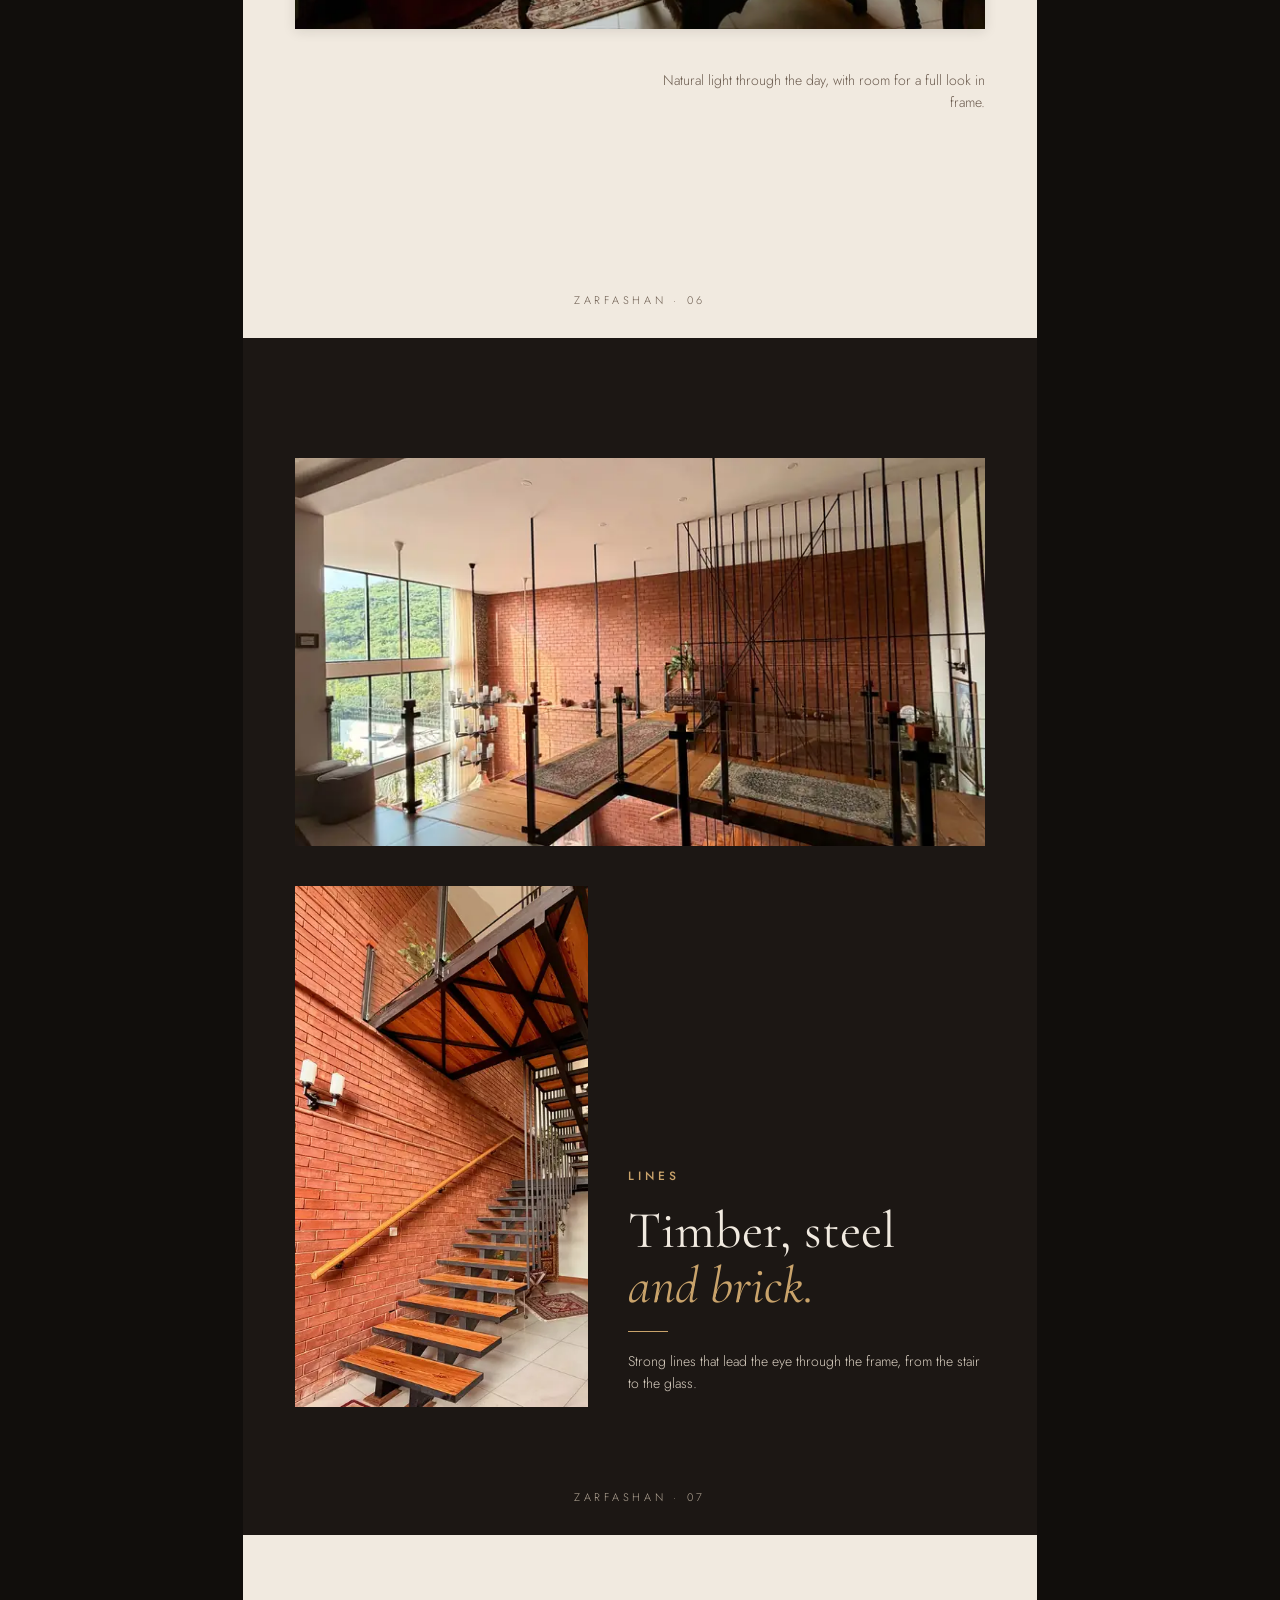
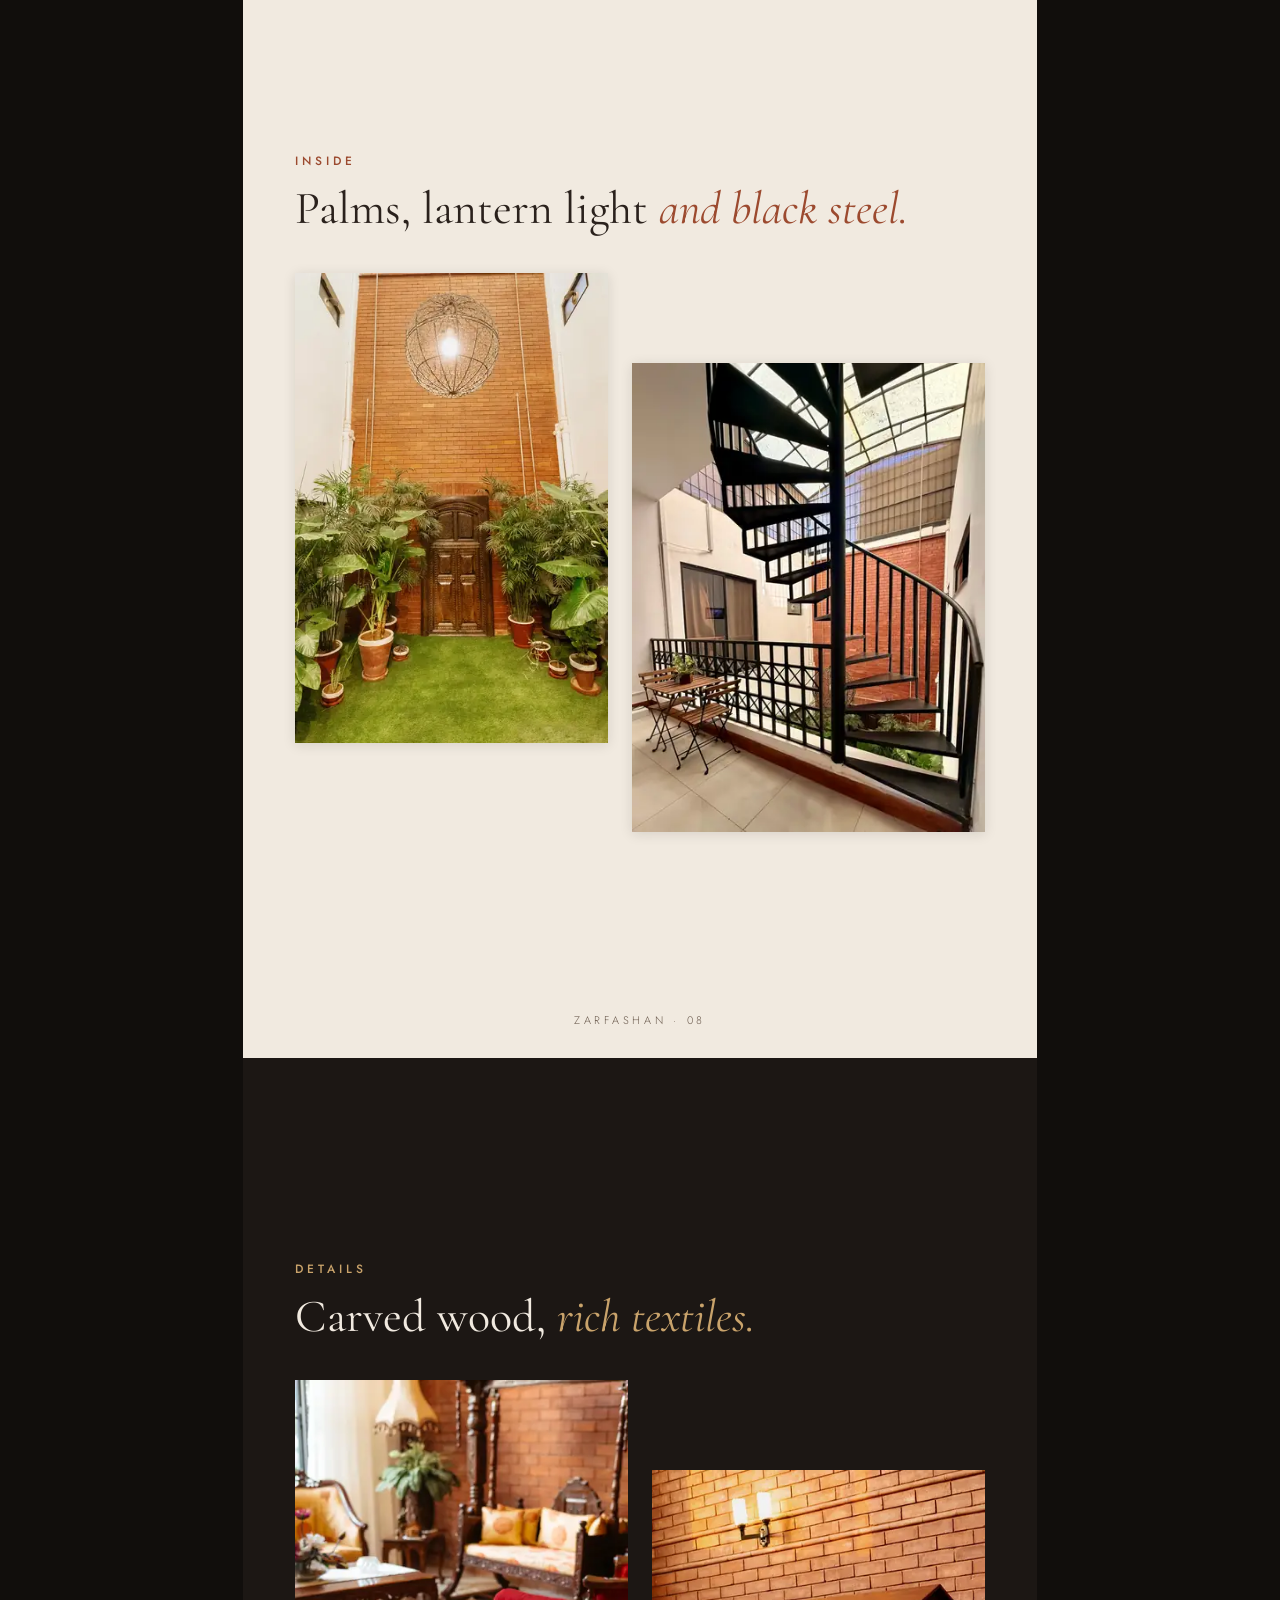
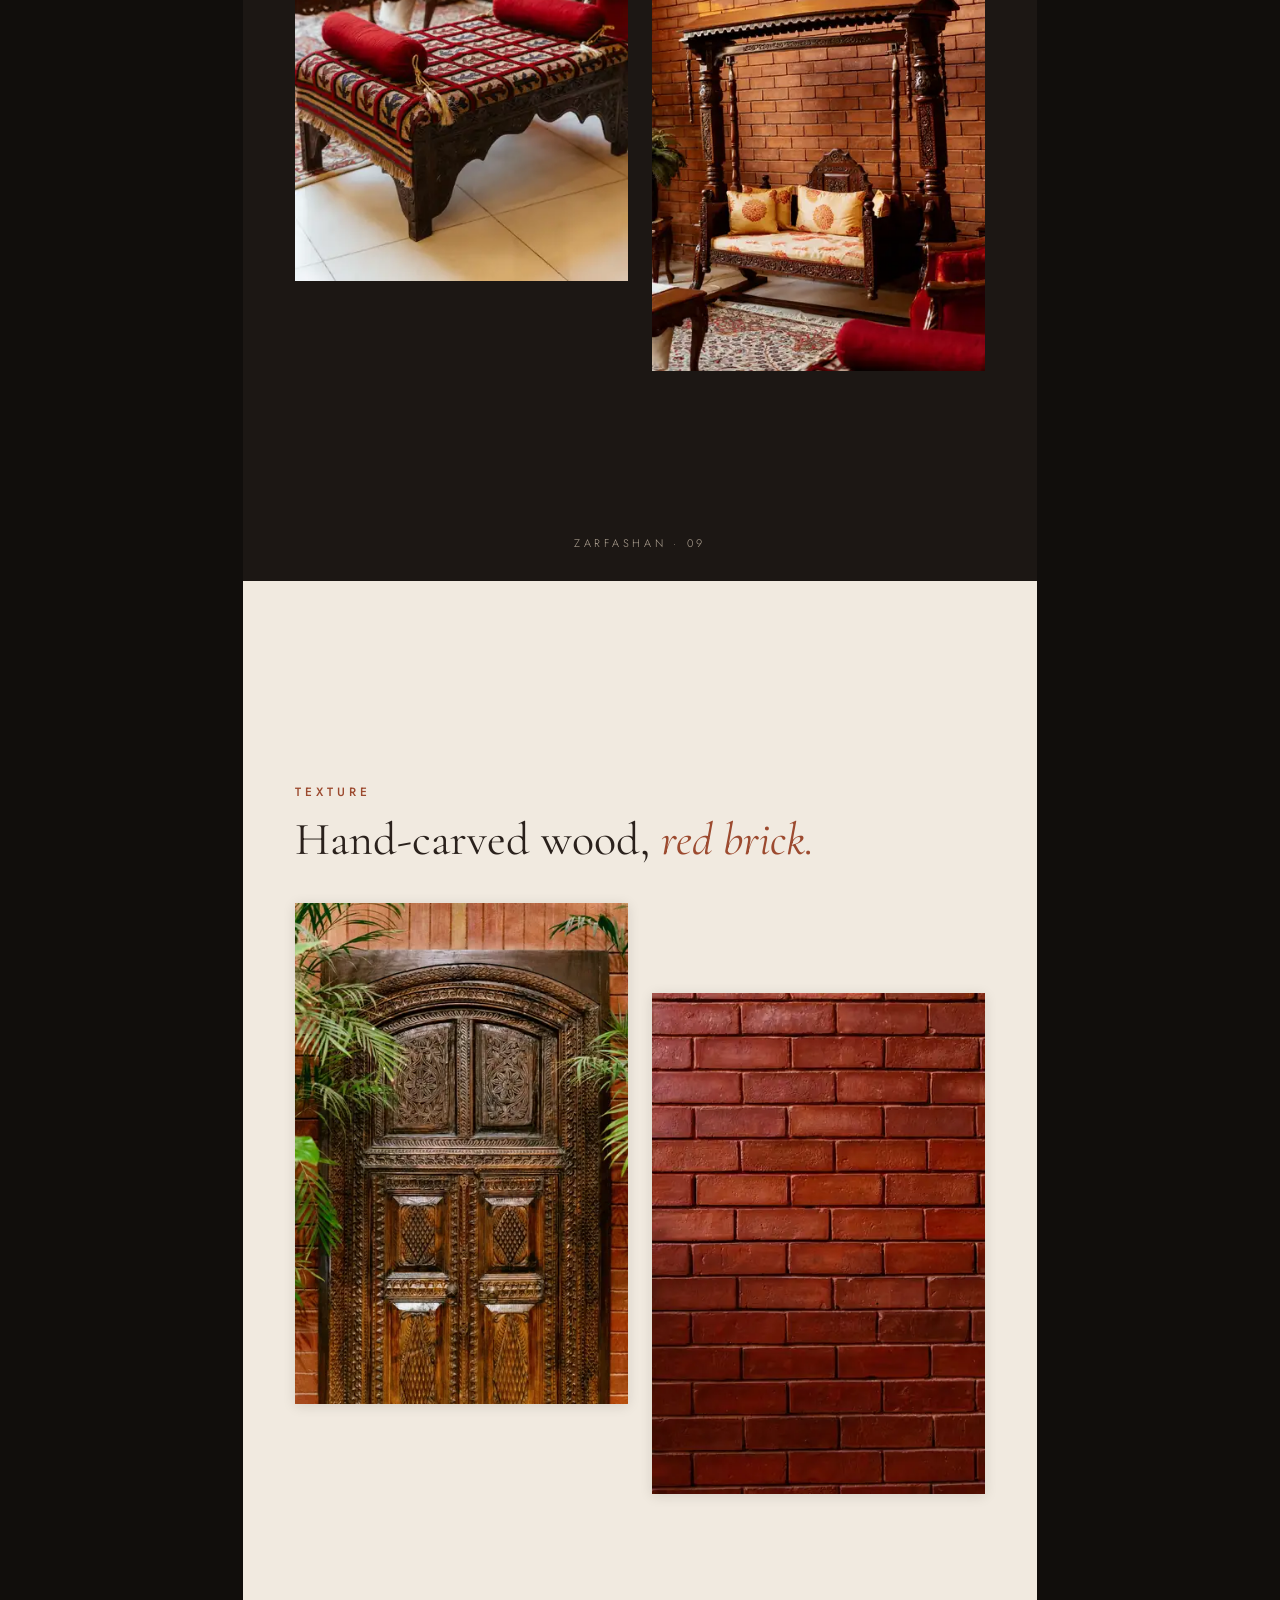
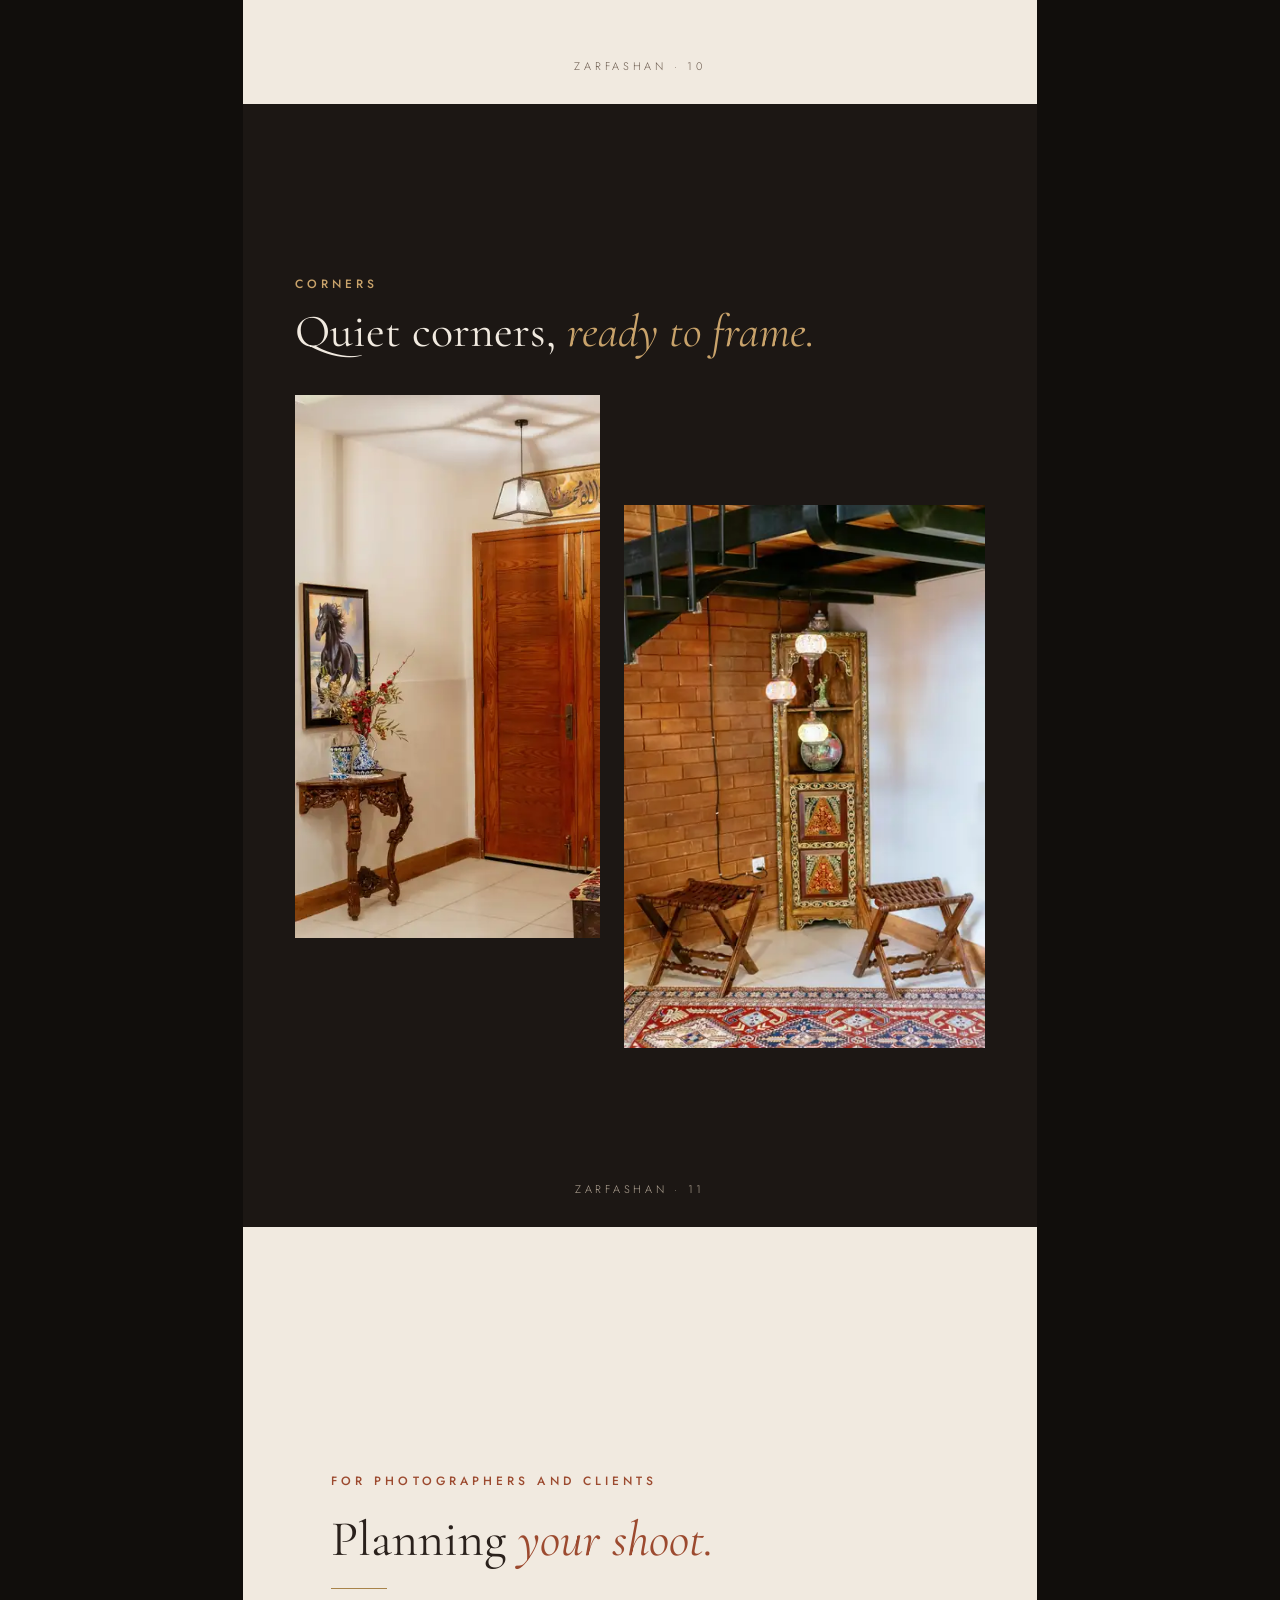
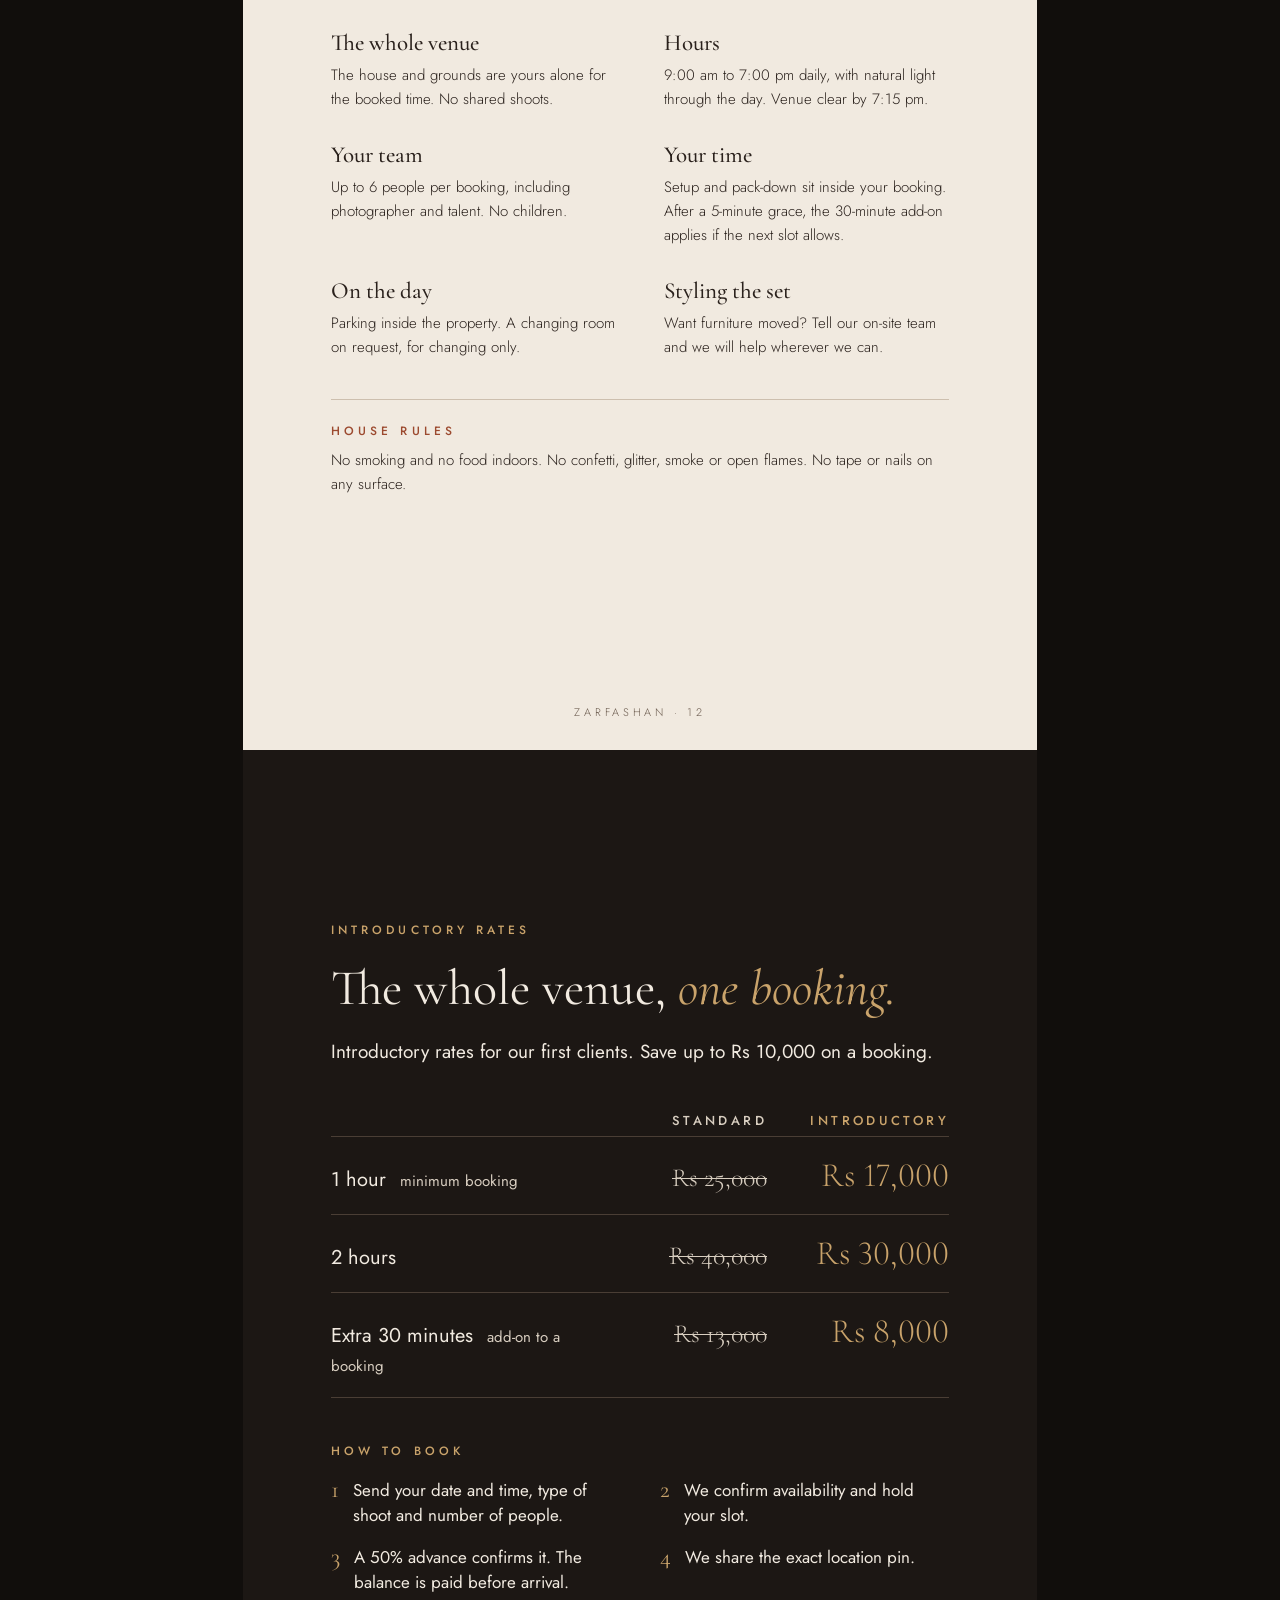
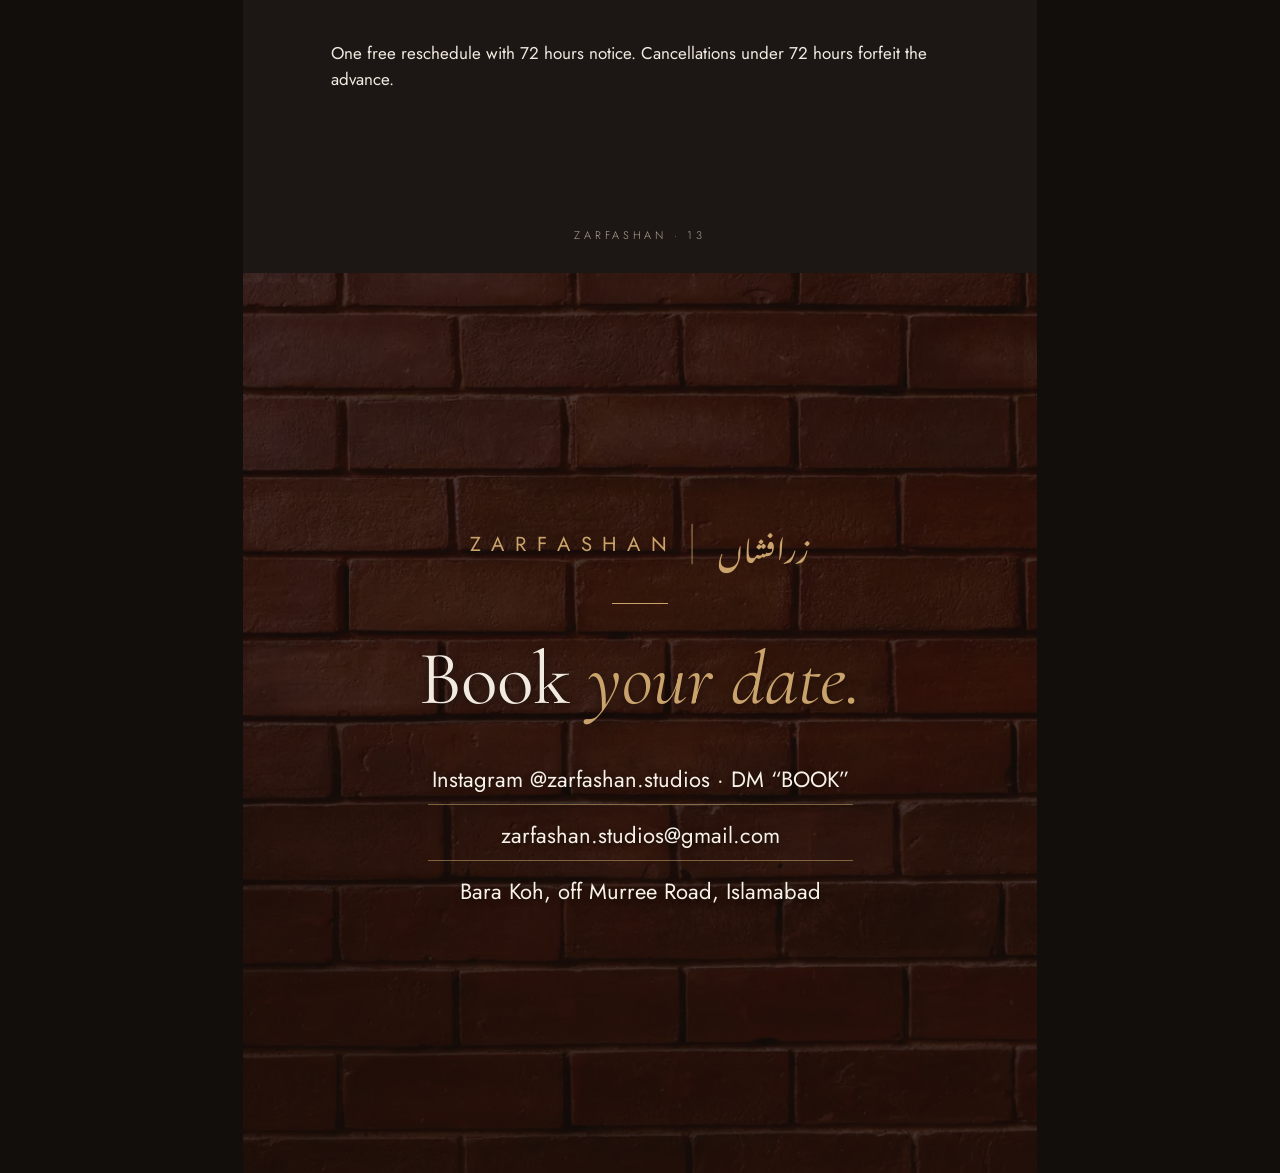
<file: zarfashan/promo.html>
<!DOCTYPE html>
<html lang="en">
<head>
  <meta charset="UTF-8" />
  <meta name="viewport" content="width=device-width, initial-scale=1.0, viewport-fit=cover" />
  <title>Zarfashan — The Lookbook · Introductory rates</title>
  <meta name="description" content="Zarfashan, a private shoot venue in Bara Koh, Islamabad. A brick and glass house, booked whole." />
  <meta name="theme-color" content="#1C1714" />
  <meta property="og:type" content="website" />
  <meta property="og:title" content="Zarfashan — The Lookbook · Introductory rates" />
  <meta property="og:description" content="Private shoot venue · Bara Koh, Islamabad. Lawns, Margalla views and natural light, booked whole." />
  <meta property="og:image" content="img/og.jpg" />
  <meta name="twitter:card" content="summary_large_image" />
  <link rel="preload" as="image" type="image/webp" href="img/cover-720.webp" imagesrcset="img/cover-400.webp 400w, img/cover-720.webp 720w, img/cover-1080.webp 1080w" imagesizes="(min-width: 794px) 510px, 80vw" fetchpriority="high" />
  <link rel="preconnect" href="https://fonts.googleapis.com" />
  <link rel="preconnect" href="https://fonts.gstatic.com" crossorigin />
  <!-- Fonts load without blocking first paint; the Urdu font is subset to the six letters of the wordmark -->
  <link rel="stylesheet" media="print" onload="this.media='all'" href="https://fonts.googleapis.com/css2?family=Cormorant+Garamond:ital,wght@0,400;0,500;1,400&amp;family=Jost:wght@300;400;500&amp;display=swap" />
  <link rel="stylesheet" media="print" onload="this.media='all'" href="https://fonts.googleapis.com/css2?family=Noto+Nastaliq+Urdu:wght@500&amp;text=%D8%B2%D8%B1%D8%A7%D9%81%D8%B4%D8%A7%DA%BA&amp;display=swap" />
  <noscript><link rel="stylesheet" href="https://fonts.googleapis.com/css2?family=Cormorant+Garamond:ital,wght@0,400;0,500;1,400&amp;family=Jost:wght@300;400;500&amp;display=swap" /></noscript>
  <style>
*,*::before,*::after{box-sizing:border-box}
:root{
  --ink:#1C1714;--cream:#F1EAE0;--text:#2A211C;--gold:#C9A36B;--rust:#9C4A2F;--brass:#A8834A;
  --mute-on-dark:#D8CEC0;--mute-on-light:#6B5B4E;--folio-on-dark:#B5A898;--rule-dark:#4A3E35;--rule-light:#CDBFAE;
  --serif:'Cormorant Garamond',Georgia,'Times New Roman',serif;
  --sans:'Jost','Helvetica Neue',Arial,sans-serif;
  --gutter:clamp(20px,6vw,52px);
}
html{-webkit-text-size-adjust:100%;background:#110E0C}
body{margin:0;font-family:var(--sans);font-weight:300;background:#110E0C;color:var(--cream);-webkit-font-smoothing:antialiased}
img{display:block;width:100%;height:auto;background:#2A231E}
h1,h2,p{margin:0}
a{color:inherit}
em{font-style:italic}
.sr{position:absolute;width:1px;height:1px;overflow:hidden;clip:rect(0 0 0 0);white-space:nowrap}

.pg{position:relative;max-width:794px;margin:0 auto;padding:clamp(72px,16vw,120px) var(--gutter) clamp(84px,17vw,128px);display:flex;flex-direction:column;justify-content:center;gap:clamp(28px,6vw,40px)}
@media (min-width:794px){.pg{min-height:1123px}}
.dark{background:var(--ink);color:var(--cream)}
.light{background:var(--cream);color:var(--text)}
.dark em{color:var(--gold)}
.light em{color:var(--rust)}

.eyebrow{font-size:12px;letter-spacing:.34em;text-transform:uppercase;font-weight:500}
.dark .eyebrow{color:var(--gold)}
.light .eyebrow{color:var(--rust)}
.head{display:flex;flex-direction:column;gap:14px}
.h-xl,.h-lg,.h-md,.h-sm{font-family:var(--serif);font-weight:400;line-height:1.06;text-wrap:balance}
.h-xl{font-size:clamp(40px,10.5vw,62px)}
.h-lg{font-size:clamp(36px,9vw,50px);line-height:1.08}
.h-md{font-size:clamp(32px,8.4vw,46px)}
.rule{width:56px;height:1px;background:var(--gold)}
.light .rule{background:var(--brass)}
.rule-sm{width:40px}
.note{font-size:14px;line-height:1.6;max-width:360px}
.dark .note{color:var(--mute-on-dark)}
.light .note{color:var(--mute-on-light)}
.note-right{align-self:flex-end;text-align:right}
.folio{position:absolute;left:0;right:0;bottom:30px;text-align:center;font-size:11px;letter-spacing:.34em;text-transform:uppercase}
.dark .folio{color:var(--folio-on-dark)}
.light .folio{color:var(--mute-on-light)}
.light .lift{box-shadow:0 2px 12px rgba(28,23,20,.12)}

.pair{display:grid;gap:clamp(12px,3.4vw,24px);align-items:start}
.pair>:last-child{margin-top:var(--drop)}

/* Lockup */
.lockup{display:flex;align-items:center;gap:18px;color:var(--gold)}
.lockup-en{font-size:15px;font-weight:400;letter-spacing:.52em;text-transform:uppercase;margin-right:-.52em}
.lockup-rule{width:1px;height:30px;background:var(--gold);opacity:.6}
.lockup-ur{font-family:'Noto Nastaliq Urdu',serif;font-size:22px;line-height:1}

/* 01 Cover */
.cover{align-items:center;text-align:center;padding-top:clamp(48px,12vw,64px);padding-bottom:clamp(56px,12vw,64px)}
.cover img{max-width:510px}
.cover-title{font-family:var(--serif);font-weight:400;font-size:clamp(48px,13vw,64px);line-height:1}
.cover-sub{font-size:12px;letter-spacing:.34em;text-transform:uppercase;color:var(--mute-on-dark);line-height:1.8}
.cover-foot{display:flex;flex-direction:column;align-items:center;gap:16px}

/* 02 The house */
.intro{padding-left:clamp(24px,12vw,120px);padding-right:clamp(24px,12vw,120px);gap:30px}
.intro .h-xl{font-size:clamp(40px,10.5vw,60px);line-height:1.04}
.body{font-size:17px;line-height:1.75;max-width:520px}

/* 05 Seen from above */
.above{display:grid;grid-template-columns:1fr;gap:24px}
.above-text{display:flex;flex-direction:column;gap:14px}
.above-text .h-sm{font-size:34px;line-height:1.1}
@media (min-width:560px){
  .above{grid-template-columns:540fr 150fr;align-items:end;gap:36px}
  .above-text{padding-bottom:8px;gap:18px}
}

/* 07 Lines */
.lines{display:grid;grid-template-columns:300fr 366fr;gap:clamp(16px,5vw,40px);align-items:end}
.lines-text{display:flex;flex-direction:column;gap:clamp(12px,3vw,18px);padding-bottom:12px}
.lines-text .h-md{font-size:clamp(28px,7.6vw,52px)}

/* 12 Planning */
.planning{padding-left:clamp(20px,11vw,88px);padding-right:clamp(20px,11vw,88px)}
.facts{display:grid;grid-template-columns:1fr;gap:26px 48px}
.fact{display:flex;flex-direction:column;gap:6px}
.fact h3{margin:0;font-family:var(--serif);font-size:23px;font-weight:500}
.fact p,.rules p{font-size:15px;line-height:1.6}
.rules{border-top:1px solid var(--rule-light);padding-top:22px;display:flex;flex-direction:column;gap:8px}
@media (min-width:560px){.facts{grid-template-columns:repeat(2,minmax(0,1fr));row-gap:30px}}

/* 13 Rates */
.rates-pg{padding-left:clamp(20px,11vw,88px);padding-right:clamp(20px,11vw,88px);gap:clamp(36px,7vw,44px)}
.lede{font-size:clamp(17px,4.4vw,19px);line-height:1.55;font-weight:400}
.rates{display:flex;flex-direction:column}
.rate{display:grid;grid-template-columns:1fr auto;align-items:baseline;gap:12px;padding:18px 0;border-bottom:1px solid var(--rule-dark)}
.rate-name{font-size:clamp(18px,4.8vw,20px);font-weight:400}
.rate-name small{display:block;font-size:15px;color:var(--mute-on-dark);margin-top:2px}
.price{font-family:var(--serif);font-size:clamp(28px,7.4vw,34px);color:var(--gold);font-variant-numeric:lining-nums;white-space:nowrap}
.rates-promo .rate{grid-template-columns:1fr minmax(auto,150px) minmax(auto,170px)}
.rates-promo .rate>:nth-child(n+2){text-align:right}
.was{font-family:var(--serif);font-size:clamp(20px,5.4vw,26px);color:var(--mute-on-dark);text-decoration-thickness:1px;white-space:nowrap}
.rate-head{padding:0 0 6px}
.rate-head span{font-size:13px;font-weight:500;letter-spacing:.26em;text-transform:uppercase}
.col-std{color:var(--mute-on-dark)}
.col-new{color:var(--gold)}
@media (min-width:560px){.rate-name small{display:inline;margin:0 0 0 .5em}}
@media (max-width:559px){
  .rates-promo .rate{row-gap:4px}
  .rates-promo .rate-name{grid-column:1/-1}
  .rates-promo .rate-name small{display:inline;margin-left:.4em}
  .rate-head span{font-size:11px;letter-spacing:.16em}
}
.steps{display:grid;grid-template-columns:1fr;gap:16px 40px;margin:0;padding:0;list-style:none}
.steps li{display:flex;gap:14px;font-size:17px;line-height:1.5;font-weight:400}
.steps b{font-family:var(--serif);font-weight:400;font-size:24px;color:var(--gold);line-height:1}
@media (min-width:560px){.steps{grid-template-columns:repeat(2,minmax(0,1fr))}}
.policy{font-size:17px;line-height:1.55;font-weight:400}
.book{display:flex;flex-direction:column;gap:18px}

/* 14 Back cover */
.back{overflow:hidden;align-items:center;text-align:center;min-height:min(100svh,1123px)}
.back-bg{position:absolute;inset:0;width:100%;height:100%;object-fit:cover}
.back::after{content:"";position:absolute;inset:0;background:rgba(20,15,12,.74)}
.back-inner{position:relative;z-index:1;display:flex;flex-direction:column;align-items:center;gap:36px}
.back .lockup{transform:scale(1.35);margin:8px 0}
.back-title{font-family:var(--serif);font-weight:400;font-size:clamp(52px,14vw,76px);line-height:1.05;text-shadow:0 2px 10px rgba(0,0,0,.45)}
.contact{display:flex;flex-direction:column;gap:6px;font-size:clamp(17px,4.8vw,22px);font-weight:400;line-height:1.5;color:#F7F1E8;text-shadow:0 1px 6px rgba(0,0,0,.5)}
.contact a{display:inline-block;padding:8px 4px;text-decoration:none;border-bottom:1px solid rgba(201,163,107,.55)}
.contact a:active,.contact a:hover{color:var(--gold)}
.contact .addr{padding:8px 4px}
</style>
</head>
<body>
<main>

  <!-- ── 01 COVER ── -->
  <section class="pg dark cover">
    <div class="lockup"><span class="lockup-en">Zarfashan</span><span class="lockup-rule" aria-hidden="true"></span><span class="lockup-ur" lang="ur">زرافشاں</span></div>
    <img src="img/cover-720.webp" srcset="img/cover-400.webp 400w, img/cover-720.webp 720w, img/cover-1080.webp 1080w" sizes="(min-width: 794px) 510px, calc(100vw - 40px)" width="510" height="680" alt="Afternoon sun across a brick wall above a carved swing" fetchpriority="high" decoding="async">
    <div class="cover-foot">
      <h1 class="cover-title">The <em>Lookbook</em></h1>
      <div class="rule" aria-hidden="true"></div>
      <p class="cover-sub">Private shoot venue · Bara Koh, Islamabad</p>
    </div>
  </section>

  <!-- ── 02 THE HOUSE ── -->
  <section class="pg light intro">
    <div class="eyebrow">The house</div>
    <h2 class="h-xl">A brick and glass house, <em>booked whole.</em></h2>
    <div class="rule" aria-hidden="true"></div>
    <p class="body">A private shoot venue in Bara Koh, just off Murree Road in Islamabad. One booking gives you the whole house and its grounds for your time: natural light through the day, lawns and open Margalla views.</p>
    <p class="body">Made for bridal and pre-wedding shoots, couples, fashion and editorial work, brand content and portraits.</p>
    <p class="folio">Zarfashan · 02</p>
  </section>

  <!-- ── 03 LAWNS ── -->
  <section class="pg dark">
    <h2 class="h-xl">Open lawns, <em>Margalla views.</em></h2>
    <img src="img/lawn-720.webp" srcset="img/lawn-400.webp 400w, img/lawn-720.webp 720w, img/lawn-1080.webp 1080w" sizes="(min-width: 794px) 706px, calc(100vw - 40px)" width="706" height="397" alt="The open lawn with the Margalla hills under a cloudy sky" loading="lazy" decoding="async">
    <p class="note note-right">Wide lawns with the hills behind, inside the property and yours for the booking.</p>
    <p class="folio">Zarfashan · 03</p>
  </section>

  <!-- ── 04 OUTSIDE ── -->
  <section class="pg light">
    <header class="head">
      <div class="eyebrow">Outside</div>
      <h2 class="h-md">Gravel, brick <em>and open sky.</em></h2>
    </header>
    <div class="pair" style="grid-template-columns: 353fr 313fr; --drop: clamp(40px, 11vw, 90px)"><img class="lift" src="img/gravel-720.webp" srcset="img/gravel-400.webp 400w, img/gravel-720.webp 720w" sizes="(min-width: 794px) 340px, 46vw" width="353" height="470" alt="White gravel and garden chairs before the brick house" loading="lazy" decoding="async"><img class="lift" src="img/bench-720.webp" srcset="img/bench-400.webp 400w, img/bench-720.webp 720w" sizes="(min-width: 794px) 340px, 46vw" width="313" height="470" alt="A wooden garden bench on gravel before a wall of glass" loading="lazy" decoding="async"></div>
    <p class="folio">Zarfashan · 04</p>
  </section>

  <!-- ── 05 SEEN FROM ABOVE ── -->
  <section class="pg dark">
    <div class="above">
      <img src="img/above-720.webp" srcset="img/above-400.webp 400w, img/above-720.webp 720w, img/above-1080.webp 1080w" sizes="(min-width: 794px) 540px, (min-width: 560px) 72vw, calc(100vw - 40px)" width="540" height="810" alt="Looking down on red velvet chairs, a carpet and a chandelier" loading="lazy" decoding="async">
      <div class="above-text">
        <div class="rule rule-sm" aria-hidden="true"></div>
        <h2 class="h-sm">Seen <em>from above.</em></h2>
        <p class="note">Chandelier, carpet and red velvet.</p>
      </div>
    </div>
    <p class="folio">Zarfashan · 05</p>
  </section>

  <!-- ── 06 LOUNGE ── -->
  <section class="pg light">
    <header class="head">
      <div class="eyebrow">Light</div>
      <h2 class="h-xl">Tall glass, <em>red brick.</em></h2>
    </header>
    <img class="lift" src="img/lounge-720.webp" srcset="img/lounge-400.webp 400w, img/lounge-720.webp 720w, img/lounge-1080.webp 1080w" sizes="(min-width: 794px) 706px, calc(100vw - 40px)" width="706" height="471" alt="Red velvet sofas, carved wood and a patterned daybed below tall windows" loading="lazy" decoding="async">
    <p class="note note-right">Natural light through the day, with room for a full look in frame.</p>
    <p class="folio">Zarfashan · 06</p>
  </section>

  <!-- ── 07 LINES ── -->
  <section class="pg dark">
    <img src="img/glass-720.webp" srcset="img/glass-400.webp 400w, img/glass-720.webp 720w, img/glass-1080.webp 1080w" sizes="(min-width: 794px) 706px, calc(100vw - 40px)" width="706" height="397" alt="Brick, steel rods and tall glass looking out to green" loading="lazy" decoding="async">
    <div class="lines">
      <img src="img/stair-720.webp" srcset="img/stair-400.webp 400w, img/stair-720.webp 720w" sizes="(min-width: 794px) 300px, 42vw" width="300" height="533" alt="Timber treads climbing a brick wall" loading="lazy" decoding="async">
      <div class="lines-text">
        <div class="eyebrow">Lines</div>
        <h2 class="h-md">Timber, steel <em>and brick.</em></h2>
        <div class="rule rule-sm" aria-hidden="true"></div>
        <p class="note">Strong lines that lead the eye through the frame, from the stair to the glass.</p>
      </div>
    </div>
    <p class="folio">Zarfashan · 07</p>
  </section>

  <!-- ── 08 GREEN AND STEEL ── -->
  <section class="pg light">
    <header class="head">
      <div class="eyebrow">Inside</div>
      <h2 class="h-md">Palms, lantern light <em>and black steel.</em></h2>
    </header>
    <div class="pair" style="grid-template-columns: 320fr 360fr; --drop: clamp(40px, 11vw, 90px)"><img class="lift" src="img/palms-720.webp" srcset="img/palms-400.webp 400w, img/palms-720.webp 720w" sizes="(min-width: 794px) 340px, 46vw" width="320" height="480" alt="Potted palms around a carved door under a woven lantern" loading="lazy" decoding="async"><img class="lift" src="img/spiral-720.webp" srcset="img/spiral-400.webp 400w, img/spiral-720.webp 720w" sizes="(min-width: 794px) 340px, 46vw" width="360" height="480" alt="A black spiral of steel steps under a skylight" loading="lazy" decoding="async"></div>
    <p class="folio">Zarfashan · 08</p>
  </section>

  <!-- ── 09 DETAILS ── -->
  <section class="pg dark">
    <header class="head">
      <div class="eyebrow">Details</div>
      <h2 class="h-md">Carved wood, <em>rich textiles.</em></h2>
    </header>
    <div class="pair" style="grid-template-columns: 1fr 1fr; --drop: clamp(40px, 11vw, 90px)"><img src="img/daybed-720.webp" srcset="img/daybed-400.webp 400w, img/daybed-720.webp 720w" sizes="(min-width: 794px) 340px, 46vw" width="333" height="500" alt="A carved daybed with red bolsters" loading="lazy" decoding="async"><img src="img/swing-720.webp" srcset="img/swing-400.webp 400w, img/swing-720.webp 720w" sizes="(min-width: 794px) 340px, 46vw" width="333" height="500" alt="A carved wooden swing against a brick wall" loading="lazy" decoding="async"></div>
    <p class="folio">Zarfashan · 09</p>
  </section>

  <!-- ── 10 WOOD AND BRICK ── -->
  <section class="pg light">
    <header class="head">
      <div class="eyebrow">Texture</div>
      <h2 class="h-md">Hand-carved wood, <em>red brick.</em></h2>
    </header>
    <div class="pair" style="grid-template-columns: 1fr 1fr; --drop: clamp(40px, 11vw, 90px)"><img class="lift" src="img/door-720.webp" srcset="img/door-400.webp 400w, img/door-720.webp 720w" sizes="(min-width: 794px) 340px, 46vw" width="333" height="500" alt="A hand-carved wooden door framed by palm leaves" loading="lazy" decoding="async"><img class="lift" src="img/brick-720.webp" srcset="img/brick-400.webp 400w, img/brick-720.webp 720w" sizes="(min-width: 794px) 340px, 46vw" width="333" height="500" alt="A wall of deep red brick" loading="lazy" decoding="async"></div>
    <p class="folio">Zarfashan · 10</p>
  </section>

  <!-- ── 11 NOOKS ── -->
  <section class="pg dark">
    <header class="head">
      <div class="eyebrow">Corners</div>
      <h2 class="h-md">Quiet corners, <em>ready to frame.</em></h2>
    </header>
    <div class="pair" style="grid-template-columns: 306fr 362fr; --drop: clamp(48px, 14vw, 110px)"><img src="img/console-720.webp" srcset="img/console-400.webp 400w, img/console-720.webp 720w" sizes="(min-width: 794px) 340px, 46vw" width="306" height="544" alt="A carved console and horse painting beside a timber door" loading="lazy" decoding="async"><img src="img/lamps-720.webp" srcset="img/lamps-400.webp 400w, img/lamps-720.webp 720w" sizes="(min-width: 794px) 340px, 46vw" width="362" height="544" alt="Mosaic lamps above a painted cabinet, with folding stools on a patterned rug" loading="lazy" decoding="async"></div>
    <p class="folio">Zarfashan · 11</p>
  </section>

  <!-- ── 12 PLANNING YOUR SHOOT ── -->
  <section class="pg light planning">
    <header class="head" style="gap: 22px">
      <div class="eyebrow">For photographers and clients</div>
      <h2 class="h-lg">Planning <em>your shoot.</em></h2>
      <div class="rule" aria-hidden="true"></div>
    </header>
    <div class="facts">
      <div class="fact"><h3>The whole venue</h3><p>The house and grounds are yours alone for the booked time. No shared shoots.</p></div>
      <div class="fact"><h3>Hours</h3><p>9:00 am to 7:00 pm daily, with natural light through the day. Venue clear by 7:15 pm.</p></div>
      <div class="fact"><h3>Your team</h3><p>Up to 6 people per booking, including photographer and talent. No children.</p></div>
      <div class="fact"><h3>Your time</h3><p>Setup and pack-down sit inside your booking. After a 5-minute grace, the 30-minute add-on applies if the next slot allows.</p></div>
      <div class="fact"><h3>On the day</h3><p>Parking inside the property. A changing room on request, for changing only.</p></div>
      <div class="fact"><h3>Styling the set</h3><p>Want furniture moved? Tell our on-site team and we will help wherever we can.</p></div>
    </div>
    <div class="rules">
      <div class="eyebrow">House rules</div>
      <p>No smoking and no food indoors. No confetti, glitter, smoke or open flames. No tape or nails on any surface.</p>
    </div>
    <p class="folio">Zarfashan · 12</p>
  </section>

  <!-- ── 13 RATES AND BOOKING ── -->
  <section class="pg dark rates-pg">
    <header class="head" style="gap: 22px">
      <div class="eyebrow">Introductory rates</div>
      <h2 class="h-lg">The whole venue, <em>one booking.</em></h2>
      <p class="lede">Introductory rates for our first clients. Save up to Rs 10,000 on a booking.</p>
    </header>
    <div class="rates rates-promo">
      <div class="rate rate-head"><span></span><span class="col-std">Standard</span><span class="col-new">Introductory</span></div>
      <div class="rate"><div class="rate-name">1 hour <small>minimum booking</small></div><s class="was"><span class="sr">Was </span>Rs 25,000</s><span class="price"><span class="sr">Now </span>Rs 17,000</span></div>
      <div class="rate"><div class="rate-name">2 hours</div><s class="was"><span class="sr">Was </span>Rs 40,000</s><span class="price"><span class="sr">Now </span>Rs 30,000</span></div>
      <div class="rate"><div class="rate-name">Extra 30 minutes <small>add-on to a booking</small></div><s class="was"><span class="sr">Was </span>Rs 13,000</s><span class="price"><span class="sr">Now </span>Rs 8,000</span></div>
    </div>
    <div class="book">
      <div class="eyebrow">How to book</div>
      <ol class="steps">
        <li><b>1</b><span>Send your date and time, type of shoot and number of people.</span></li>
        <li><b>2</b><span>We confirm availability and hold your slot.</span></li>
        <li><b>3</b><span>A 50% advance confirms it. The balance is paid before arrival.</span></li>
        <li><b>4</b><span>We share the exact location pin.</span></li>
      </ol>
    </div>
    <p class="policy">One free reschedule with 72 hours notice. Cancellations under 72 hours forfeit the advance.</p>
    <p class="folio">Zarfashan · 13</p>
  </section>

  <!-- ── 14 BACK COVER ── -->
  <section class="pg dark back">
    <img class="back-bg" src="img/brick-720.webp" srcset="img/brick-400.webp 400w, img/brick-720.webp 720w" sizes="(min-width: 794px) 794px, 100vw" width="333" height="500" alt="" loading="lazy" decoding="async">
    <div class="back-inner">
      <div class="lockup"><span class="lockup-en">Zarfashan</span><span class="lockup-rule" aria-hidden="true"></span><span class="lockup-ur" lang="ur">زرافشاں</span></div>
      <div class="rule" aria-hidden="true"></div>
      <h2 class="back-title">Book <em>your date.</em></h2>
      <div class="contact">
        <a href="https://ig.me/m/zarfashan.studios">Instagram @zarfashan.studios <span style="white-space: nowrap">· DM “BOOK”</span></a>
        <a href="mailto:zarfashan.studios@gmail.com">zarfashan.studios@gmail.com</a>
        <span class="addr">Bara Koh, off Murree Road, Islamabad</span>
      </div>
    </div>
  </section>

</main>
</body>
</html>
</file>
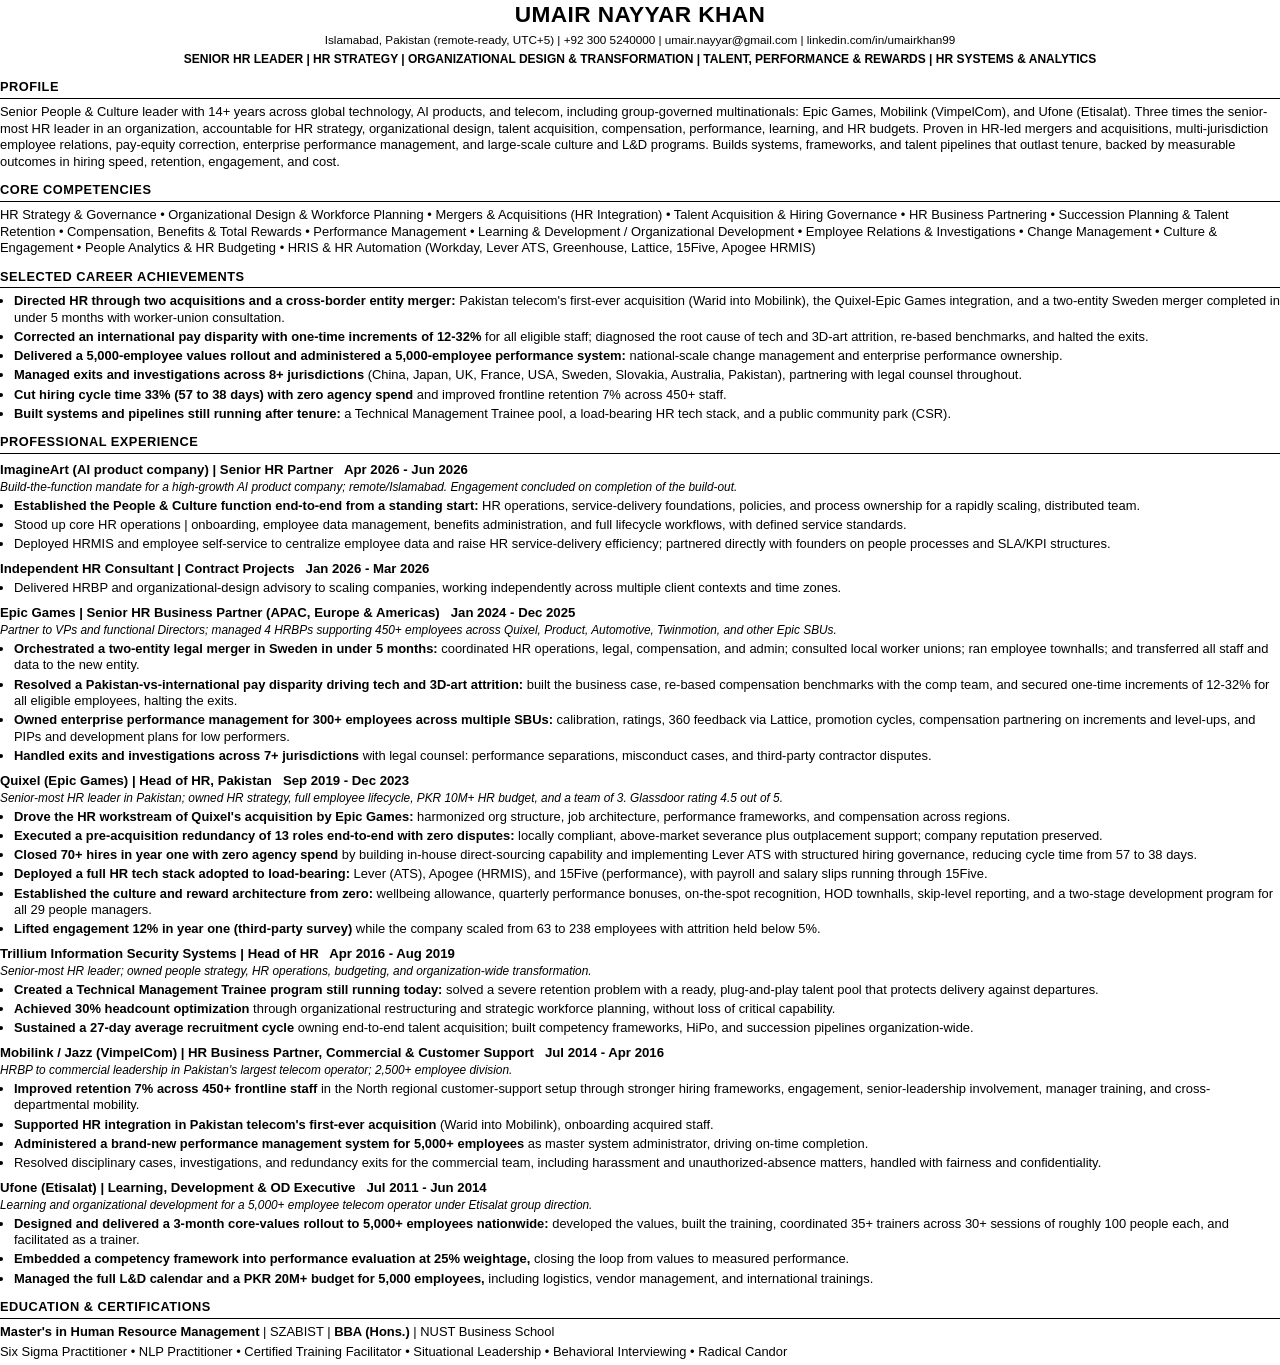
<file: career/resumes/Umair-Nayyar-Khan-CV.html>
<!DOCTYPE html>
<html><head><meta charset="utf-8"><title>Umair Nayyar Khan CV</title><style>
  @page { size: A4; margin: 1.1cm 1.3cm; }
  * { box-sizing: border-box; }
  body { font-family: "Liberation Sans", Arial, Helvetica, sans-serif; font-size: 9.7pt;
         line-height: 1.28; color: #000; margin: 0; }
  h1 { font-size: 17pt; margin: 0 0 2pt; text-align: center; letter-spacing: .4px; }
  .contact { font-size: 8.8pt; text-align: center; margin-bottom: 4pt; }
  .headline { font-size: 9pt; font-weight: bold; text-align: center; margin-bottom: 8pt; }
  h2 { font-size: 9.6pt; text-transform: uppercase; letter-spacing: .5px;
       border-bottom: 1px solid #000; padding-bottom: 1.5pt; margin: 9pt 0 4pt; }
  .role-title { font-weight: bold; font-size: 9.9pt; margin-top: 6pt; }
  .role-sub { font-style: italic; font-size: 8.9pt; margin: 1pt 0 2pt; }
  ul { margin: 2pt 0 0; padding-left: 14px; }
  li { margin-bottom: 2pt; }
  p { margin: 0 0 3pt; }
</style></head><body>

<h1>UMAIR NAYYAR KHAN</h1>
<div class="contact">Islamabad, Pakistan (remote-ready, UTC+5) | +92 300 5240000 | umair.nayyar@gmail.com | linkedin.com/in/umairkhan99</div>
<div class="headline">SENIOR HR LEADER | HR STRATEGY | ORGANIZATIONAL DESIGN &amp; TRANSFORMATION | TALENT, PERFORMANCE &amp; REWARDS | HR SYSTEMS &amp; ANALYTICS</div>

<h2>Profile</h2>
<p>Senior People &amp; Culture leader with 14+ years across global technology, AI products, and telecom, including group-governed multinationals: Epic Games, Mobilink (VimpelCom), and Ufone (Etisalat). Three times the senior-most HR leader in an organization, accountable for HR strategy, organizational design, talent acquisition, compensation, performance, learning, and HR budgets. Proven in HR-led mergers and acquisitions, multi-jurisdiction employee relations, pay-equity correction, enterprise performance management, and large-scale culture and L&amp;D programs. Builds systems, frameworks, and talent pipelines that outlast tenure, backed by measurable outcomes in hiring speed, retention, engagement, and cost.</p>

<h2>Core Competencies</h2>
<p>HR Strategy &amp; Governance &bull; Organizational Design &amp; Workforce Planning &bull; Mergers &amp; Acquisitions (HR Integration) &bull; Talent Acquisition &amp; Hiring Governance &bull; HR Business Partnering &bull; Succession Planning &amp; Talent Retention &bull; Compensation, Benefits &amp; Total Rewards &bull; Performance Management &bull; Learning &amp; Development / Organizational Development &bull; Employee Relations &amp; Investigations &bull; Change Management &bull; Culture &amp; Engagement &bull; People Analytics &amp; HR Budgeting &bull; HRIS &amp; HR Automation (Workday, Lever ATS, Greenhouse, Lattice, 15Five, Apogee HRMIS)</p>

<h2>Selected Career Achievements</h2>
<ul>
  <li><b>Directed HR through two acquisitions and a cross-border entity merger:</b> Pakistan telecom's first-ever acquisition (Warid into Mobilink), the Quixel-Epic Games integration, and a two-entity Sweden merger completed in under 5 months with worker-union consultation.</li>
  <li><b>Corrected an international pay disparity with one-time increments of 12-32%</b> for all eligible staff; diagnosed the root cause of tech and 3D-art attrition, re-based benchmarks, and halted the exits.</li>
  <li><b>Delivered a 5,000-employee values rollout and administered a 5,000-employee performance system:</b> national-scale change management and enterprise performance ownership.</li>
  <li><b>Managed exits and investigations across 8+ jurisdictions</b> (China, Japan, UK, France, USA, Sweden, Slovakia, Australia, Pakistan), partnering with legal counsel throughout.</li>
  <li><b>Cut hiring cycle time 33% (57 to 38 days) with zero agency spend</b> and improved frontline retention 7% across 450+ staff.</li>
  <li><b>Built systems and pipelines still running after tenure:</b> a Technical Management Trainee pool, a load-bearing HR tech stack, and a public community park (CSR).</li>
</ul>

<h2>Professional Experience</h2>

<div class="role-title">ImagineArt (AI product company) | Senior HR Partner &nbsp;&nbsp;Apr 2026 - Jun 2026</div>
<div class="role-sub">Build-the-function mandate for a high-growth AI product company; remote/Islamabad. Engagement concluded on completion of the build-out.</div>
<ul>
  <li><b>Established the People &amp; Culture function end-to-end from a standing start:</b> HR operations, service-delivery foundations, policies, and process ownership for a rapidly scaling, distributed team.</li>
  <li>Stood up core HR operations | onboarding, employee data management, benefits administration, and full lifecycle workflows, with defined service standards.</li>
  <li>Deployed HRMIS and employee self-service to centralize employee data and raise HR service-delivery efficiency; partnered directly with founders on people processes and SLA/KPI structures.</li>
</ul>

<div class="role-title">Independent HR Consultant | Contract Projects &nbsp;&nbsp;Jan 2026 - Mar 2026</div>
<ul>
  <li>Delivered HRBP and organizational-design advisory to scaling companies, working independently across multiple client contexts and time zones.</li>
</ul>

<div class="role-title">Epic Games | Senior HR Business Partner (APAC, Europe &amp; Americas) &nbsp;&nbsp;Jan 2024 - Dec 2025</div>
<div class="role-sub">Partner to VPs and functional Directors; managed 4 HRBPs supporting 450+ employees across Quixel, Product, Automotive, Twinmotion, and other Epic SBUs.</div>
<ul>
  <li><b>Orchestrated a two-entity legal merger in Sweden in under 5 months:</b> coordinated HR operations, legal, compensation, and admin; consulted local worker unions; ran employee townhalls; and transferred all staff and data to the new entity.</li>
  <li><b>Resolved a Pakistan-vs-international pay disparity driving tech and 3D-art attrition:</b> built the business case, re-based compensation benchmarks with the comp team, and secured one-time increments of 12-32% for all eligible employees, halting the exits.</li>
  <li><b>Owned enterprise performance management for 300+ employees across multiple SBUs:</b> calibration, ratings, 360 feedback via Lattice, promotion cycles, compensation partnering on increments and level-ups, and PIPs and development plans for low performers.</li>
  <li><b>Handled exits and investigations across 7+ jurisdictions</b> with legal counsel: performance separations, misconduct cases, and third-party contractor disputes.</li>
</ul>

<div class="role-title">Quixel (Epic Games) | Head of HR, Pakistan &nbsp;&nbsp;Sep 2019 - Dec 2023</div>
<div class="role-sub">Senior-most HR leader in Pakistan; owned HR strategy, full employee lifecycle, PKR 10M+ HR budget, and a team of 3. Glassdoor rating 4.5 out of 5.</div>
<ul>
  <li><b>Drove the HR workstream of Quixel's acquisition by Epic Games:</b> harmonized org structure, job architecture, performance frameworks, and compensation across regions.</li>
  <li><b>Executed a pre-acquisition redundancy of 13 roles end-to-end with zero disputes:</b> locally compliant, above-market severance plus outplacement support; company reputation preserved.</li>
  <li><b>Closed 70+ hires in year one with zero agency spend</b> by building in-house direct-sourcing capability and implementing Lever ATS with structured hiring governance, reducing cycle time from 57 to 38 days.</li>
  <li><b>Deployed a full HR tech stack adopted to load-bearing:</b> Lever (ATS), Apogee (HRMIS), and 15Five (performance), with payroll and salary slips running through 15Five.</li>
  <li><b>Established the culture and reward architecture from zero:</b> wellbeing allowance, quarterly performance bonuses, on-the-spot recognition, HOD townhalls, skip-level reporting, and a two-stage development program for all 29 people managers.</li>
  <li><b>Lifted engagement 12% in year one (third-party survey)</b> while the company scaled from 63 to 238 employees with attrition held below 5%.</li>
</ul>

<div class="role-title">Trillium Information Security Systems | Head of HR &nbsp;&nbsp;Apr 2016 - Aug 2019</div>
<div class="role-sub">Senior-most HR leader; owned people strategy, HR operations, budgeting, and organization-wide transformation.</div>
<ul>
  <li><b>Created a Technical Management Trainee program still running today:</b> solved a severe retention problem with a ready, plug-and-play talent pool that protects delivery against departures.</li>
  <li><b>Achieved 30% headcount optimization</b> through organizational restructuring and strategic workforce planning, without loss of critical capability.</li>
  <li><b>Sustained a 27-day average recruitment cycle</b> owning end-to-end talent acquisition; built competency frameworks, HiPo, and succession pipelines organization-wide.</li>
</ul>

<div class="role-title">Mobilink / Jazz (VimpelCom) | HR Business Partner, Commercial &amp; Customer Support &nbsp;&nbsp;Jul 2014 - Apr 2016</div>
<div class="role-sub">HRBP to commercial leadership in Pakistan's largest telecom operator; 2,500+ employee division.</div>
<ul>
  <li><b>Improved retention 7% across 450+ frontline staff</b> in the North regional customer-support setup through stronger hiring frameworks, engagement, senior-leadership involvement, manager training, and cross-departmental mobility.</li>
  <li><b>Supported HR integration in Pakistan telecom's first-ever acquisition</b> (Warid into Mobilink), onboarding acquired staff.</li>
  <li><b>Administered a brand-new performance management system for 5,000+ employees</b> as master system administrator, driving on-time completion.</li>
  <li>Resolved disciplinary cases, investigations, and redundancy exits for the commercial team, including harassment and unauthorized-absence matters, handled with fairness and confidentiality.</li>
</ul>

<div class="role-title">Ufone (Etisalat) | Learning, Development &amp; OD Executive &nbsp;&nbsp;Jul 2011 - Jun 2014</div>
<div class="role-sub">Learning and organizational development for a 5,000+ employee telecom operator under Etisalat group direction.</div>
<ul>
  <li><b>Designed and delivered a 3-month core-values rollout to 5,000+ employees nationwide:</b> developed the values, built the training, coordinated 35+ trainers across 30+ sessions of roughly 100 people each, and facilitated as a trainer.</li>
  <li><b>Embedded a competency framework into performance evaluation at 25% weightage,</b> closing the loop from values to measured performance.</li>
  <li><b>Managed the full L&amp;D calendar and a PKR 20M+ budget for 5,000 employees,</b> including logistics, vendor management, and international trainings.</li>
</ul>

<h2>Education &amp; Certifications</h2>
<p><b>Master's in Human Resource Management</b> | SZABIST | <b>BBA (Hons.)</b> | NUST Business School</p>
<p>Six Sigma Practitioner &bull; NLP Practitioner &bull; Certified Training Facilitator &bull; Situational Leadership &bull; Behavioral Interviewing &bull; Radical Candor</p>

</body></html>
</file>
<file: lookbook.css>
/* ── RESET & BASE ── */
*, *::before, *::after { box-sizing: border-box; margin: 0; padding: 0; }

:root {
  --ink:        #1C1714;
  --ink-text:   #2A211C;
  --paper:      #F1EAE0;
  --clay:       #9C4A2F;
  --gold:       #C9A36B;
  --gold-rule:  #A8834A;
  --mute-light: #6B5B4E;
  --mute-dark:  #B5A898;
  --soft-dark:  #D8CEC0;
  --line-light: #CDBFAE;
  --line-dark:  #4A3E35;
  --was:        #8F8275;
  --desk:       #2B2420;
  --serif: 'Cormorant Garamond', Georgia, serif;
  --sans:  'Jost', 'Helvetica Neue', sans-serif;
  --urdu:  'Noto Nastaliq Urdu', serif;
  --photo-shadow: 0 2px 12px rgba(28,23,20,.12);
}

body {
  font-family: var(--sans);
  background: var(--desk);
  color: var(--paper);
  -webkit-font-smoothing: antialiased;
}

img { display: block; }
a   { color: inherit; }
ul, ol { list-style: none; }
button { cursor: pointer; border: none; background: none; font: inherit; color: inherit; }

/* ── TOOLBAR ── */
.lb-toolbar {
  position: sticky;
  top: 0;
  z-index: 10;
  display: flex;
  flex-wrap: wrap;
  align-items: center;
  justify-content: space-between;
  gap: 12px 20px;
  padding: 12px 24px;
  background: rgba(28,23,20,.94);
  border-bottom: 1px solid var(--line-dark);
}
.lb-toolbar-title {
  font-size: .75rem;
  letter-spacing: .34em;
  text-transform: uppercase;
  color: var(--gold);
}
.lb-toggle {
  display: inline-flex;
  border: 1px solid var(--line-dark);
  border-radius: 999px;
  padding: 3px;
}
.lb-toggle-btn,
.lb-print {
  min-height: 44px;
  padding: 0 18px;
  border-radius: 999px;
  font-size: .85rem;
  color: var(--soft-dark);
  transition: background .2s ease, color .2s ease;
}
.lb-toggle-btn[aria-pressed="true"] { background: var(--gold); color: var(--ink); }
.lb-toggle-btn:hover[aria-pressed="false"],
.lb-print:hover { color: var(--paper); }
.lb-print { border: 1px solid var(--line-dark); }
.lb-toggle-btn:focus-visible,
.lb-print:focus-visible { outline: 2px solid var(--gold); outline-offset: 2px; }

/* ── BOOK & SHEETS ──
   Each sheet is an A4 page drawn at 794×1123 and scaled to fit the
   viewport: --u is one design pixel. */
.lb-book {
  display: flex;
  flex-direction: column;
  align-items: center;
  gap: 40px;
  padding: 40px 16px 80px;
}
.sheet {
  width: min(794px, 100%);
  container-type: inline-size;
  box-shadow: 0 16px 48px rgba(0,0,0,.35);
}
.page {
  --u: calc(100cqw / 794);
  position: relative;
  width: 100%;
  aspect-ratio: 794 / 1123;
  overflow: hidden;
  display: flex;
  font-family: var(--sans);
}
.page-dark  { background: var(--ink);   color: var(--paper); --accent: var(--gold); --rule: var(--gold); --mute: var(--soft-dark); --folio: var(--mute-dark); }
.page-light { background: var(--paper); color: var(--ink-text); --accent: var(--clay); --rule: var(--gold-rule); --mute: var(--mute-light); --folio: var(--mute-light); }

/* ── SHARED TYPE ── */
.display {
  font-family: var(--serif);
  font-weight: 400;
  line-height: 1.04;
}
.display em { font-style: italic; color: var(--accent); }
.accent { color: var(--accent); }

.eyebrow {
  font-size: calc(var(--u) * 12);
  font-weight: 500;
  letter-spacing: .34em;
  text-transform: uppercase;
  color: var(--accent);
}
.body {
  font-size: calc(var(--u) * 16);
  line-height: 1.7;
  font-weight: 300;
}
.caption {
  font-size: calc(var(--u) * 14);
  line-height: 1.6;
  font-weight: 300;
  color: var(--mute);
}
.caption-right { text-align: right; align-self: flex-end; }

.rule    { height: 1px; background: var(--rule); flex-shrink: 0; }
.rule-40 { width: calc(var(--u) * 40); }
.rule-56 { width: calc(var(--u) * 56); }

.photo { box-shadow: var(--photo-shadow); }
.page-dark .photo { box-shadow: none; }

.folio {
  position: absolute;
  left: 0;
  right: 0;
  bottom: calc(var(--u) * 30);
  text-align: center;
  font-size: calc(var(--u) * 11);
  letter-spacing: .34em;
  text-transform: uppercase;
  color: var(--folio);
}
.folio-left { left: calc(var(--u) * 88); right: auto; bottom: calc(var(--u) * 34); }

.side-note {
  display: flex;
  flex-direction: column;
  gap: calc(var(--u) * 18);
}
.side-note .display { font-size: calc(var(--u) * 34); line-height: 1.1; }

.wordmark {
  display: flex;
  align-items: center;
  gap: calc(var(--u) * 18);
  color: var(--gold);
}
.wordmark-latin {
  font-size: calc(var(--u) * 15);
  letter-spacing: .52em;
  text-transform: uppercase;
}
.wordmark-rule { width: 1px; height: calc(var(--u) * 30); background: var(--gold); opacity: .6; }
.wordmark-urdu { font-family: var(--urdu); font-size: calc(var(--u) * 22); line-height: 1; }

.ruled-line {
  display: flex;
  align-items: center;
  gap: calc(var(--u) * 18);
  font-family: var(--serif);
  font-style: italic;
  font-size: calc(var(--u) * 26);
}

/* ── 01 COVER ── */
.p-cover {
  flex-direction: column;
  align-items: center;
  justify-content: center;
  gap: calc(var(--u) * 44);
  padding: calc(var(--u) * 64);
}
.p-cover-img { width: calc(var(--u) * 420); height: calc(var(--u) * 630); object-fit: cover; }
.p-cover-title { display: flex; flex-direction: column; align-items: center; gap: calc(var(--u) * 18); text-align: center; }
.p-cover-title .display { font-size: calc(var(--u) * 64); line-height: 1; letter-spacing: .01em; }
.p-cover-sub {
  font-size: calc(var(--u) * 12);
  letter-spacing: .34em;
  text-transform: uppercase;
  color: var(--soft-dark);
}

/* ── 02 LAWNS ── */
.p-lawns {
  flex-direction: column;
  align-items: center;
  justify-content: center;
  gap: calc(var(--u) * 20);
  padding: calc(var(--u) * 60) calc(var(--u) * 44) calc(var(--u) * 64);
}
.p-lawns-head { width: calc(var(--u) * 706); display: flex; flex-direction: column; gap: calc(var(--u) * 10); margin-bottom: calc(var(--u) * 16); }
.p-lawns-head .display { font-size: calc(var(--u) * 60); line-height: 1.02; }
.p-lawns-img { width: calc(var(--u) * 706); height: calc(var(--u) * 397); object-fit: cover; }
.p-lawns-cap { max-width: calc(var(--u) * 340); margin-top: calc(var(--u) * 8); margin-right: calc(var(--u) * 0); }
.p-lawns .folio { bottom: calc(var(--u) * 26); }

/* ── 03 THE HOUSE ── */
.p-house {
  flex-direction: column;
  justify-content: space-between;
  padding: calc(var(--u) * 88) calc(var(--u) * 72) calc(var(--u) * 80) calc(var(--u) * 88);
}
.p-house-text { display: flex; flex-direction: column; gap: calc(var(--u) * 24); max-width: calc(var(--u) * 520); }
.p-house-text .display { font-size: calc(var(--u) * 56); text-wrap: balance; }
.p-house-foot { display: flex; gap: calc(var(--u) * 28); align-items: flex-end; justify-content: flex-end; }
.p-house-quote {
  font-family: var(--serif);
  font-style: italic;
  font-size: calc(var(--u) * 20);
  color: var(--mute-light);
  padding-bottom: calc(var(--u) * 4);
}
.p-house-img { width: calc(var(--u) * 330); height: calc(var(--u) * 440); object-fit: cover; }

/* ── 04 SEEN FROM ABOVE ── */
.p-above {
  align-items: center;
  justify-content: center;
  gap: calc(var(--u) * 36);
  padding: calc(var(--u) * 72) calc(var(--u) * 30);
}
.p-above-img { width: calc(var(--u) * 540); height: calc(var(--u) * 810); object-fit: cover; flex-shrink: 0; }
.p-above-note { width: calc(var(--u) * 150); align-self: flex-end; padding-bottom: calc(var(--u) * 8); }

/* ── 05 DETAILS ── */
.p-details {
  align-items: flex-start;
  gap: calc(var(--u) * 44);
  padding: calc(var(--u) * 88) calc(var(--u) * 64);
}
.p-details-img { width: calc(var(--u) * 480); height: calc(var(--u) * 720); object-fit: cover; flex-shrink: 0; }
.p-details-note { width: calc(var(--u) * 142); align-self: flex-end; padding-bottom: calc(var(--u) * 60); }

/* ── 06 / 11 FULL PHOTO WITH RULED LINE ── */
.p-full {
  flex-direction: column;
  align-items: center;
  justify-content: center;
  gap: calc(var(--u) * 30);
  padding: calc(var(--u) * 64);
}
.p-full-img { width: calc(var(--u) * 560); height: calc(var(--u) * 840); object-fit: cover; }

/* ── 07 / 08 WIDE PHOTO ── */
.p-wide {
  flex-direction: column;
  justify-content: center;
  padding: calc(var(--u) * 72) calc(var(--u) * 44);
}
.p-wide-head { padding-left: calc(var(--u) * 20); }
.p-wide-cap { max-width: calc(var(--u) * 360); padding-right: calc(var(--u) * 4); }

.p-living { gap: calc(var(--u) * 44); }
.p-living .p-wide-head { display: flex; flex-direction: column; gap: calc(var(--u) * 14); }
.p-living .display { font-size: calc(var(--u) * 58); }
.p-living-img { width: calc(var(--u) * 706); height: calc(var(--u) * 471); object-fit: cover; }

.p-glass { gap: calc(var(--u) * 48); }
.p-glass .display { font-size: calc(var(--u) * 64); line-height: 1.02; }
.p-glass-img { width: calc(var(--u) * 706); height: calc(var(--u) * 397); object-fit: cover; }

/* ── 09 LINES ── */
.p-lines {
  align-items: center;
  gap: calc(var(--u) * 44);
  padding: calc(var(--u) * 72) calc(var(--u) * 64);
}
.p-lines-note { width: calc(var(--u) * 190); align-self: flex-start; padding-top: calc(var(--u) * 40); }
.p-lines-note .display { font-size: calc(var(--u) * 38); line-height: 1.08; }
.p-lines-img { width: calc(var(--u) * 428); height: calc(var(--u) * 760); object-fit: cover; align-self: flex-end; margin-bottom: calc(var(--u) * 40); }

/* ── 10 GREEN INSIDE ── */
.p-green {
  align-items: flex-end;
  gap: calc(var(--u) * 40);
  padding: calc(var(--u) * 72) calc(var(--u) * 44) calc(var(--u) * 96) calc(var(--u) * 64);
}
.p-green-note { width: calc(var(--u) * 166); padding-bottom: calc(var(--u) * 8); }
.p-green-note .display { font-size: calc(var(--u) * 36); line-height: 1.08; }
.p-green-img { width: calc(var(--u) * 480); height: calc(var(--u) * 720); object-fit: cover; flex-shrink: 0; }

/* ── 12 AFTERNOON LIGHT ── */
.p-afternoon {
  flex-direction: column;
  justify-content: center;
  gap: calc(var(--u) * 36);
  padding: calc(var(--u) * 72) calc(var(--u) * 64);
}
.p-afternoon .display { font-size: calc(var(--u) * 52); }
.p-afternoon-img { width: calc(var(--u) * 600); height: calc(var(--u) * 800); object-fit: cover; align-self: flex-end; }

/* ── 13 INSIDE AND OUT ── */
.p-inout {
  flex-direction: column;
  justify-content: center;
  gap: calc(var(--u) * 44);
  padding: calc(var(--u) * 72) calc(var(--u) * 52);
  text-align: center;
}
.p-inout .display { font-size: calc(var(--u) * 46); line-height: 1.08; }
.p-inout-pair { display: flex; gap: calc(var(--u) * 24); justify-content: center; align-items: flex-start; }
.p-inout-fig { display: flex; flex-direction: column; gap: calc(var(--u) * 12); text-align: left; }
.p-inout-fig-low { margin-top: calc(var(--u) * 110); }
.p-inout-fig figcaption {
  font-size: calc(var(--u) * 11);
  letter-spacing: .32em;
  text-transform: uppercase;
  color: var(--clay);
}
.p-inout-inside  { width: calc(var(--u) * 304); height: calc(var(--u) * 540); object-fit: cover; }
.p-inout-outside { width: calc(var(--u) * 360); height: calc(var(--u) * 540); object-fit: cover; }

/* ── 14 / 15 TEXT PAGES ── */
.p-text {
  flex-direction: column;
  justify-content: center;
  gap: calc(var(--u) * 40);
  padding: calc(var(--u) * 88) calc(var(--u) * 88) calc(var(--u) * 96);
}
.p-text .folio { bottom: calc(var(--u) * 34); }
.p-text-head { display: flex; flex-direction: column; gap: calc(var(--u) * 22); }
.p-text-head .display { font-size: calc(var(--u) * 50); line-height: 1.08; }

.plan-grid {
  display: grid;
  grid-template-columns: repeat(2, minmax(0, 1fr));
  column-gap: calc(var(--u) * 48);
  row-gap: calc(var(--u) * 30);
}
.plan-item { display: flex; flex-direction: column; gap: calc(var(--u) * 6); }
.plan-item dt { font-family: var(--serif); font-size: calc(var(--u) * 23); font-weight: 500; }
.plan-item dd,
.house-rules p { font-size: calc(var(--u) * 15); line-height: 1.6; font-weight: 300; }

.house-rules {
  border-top: 1px solid var(--line-light);
  padding-top: calc(var(--u) * 22);
  display: flex;
  flex-direction: column;
  gap: calc(var(--u) * 8);
}
.house-rules .eyebrow { letter-spacing: .3em; }

/* ── 15 RATES ── */
.p-rates { gap: calc(var(--u) * 44); }
.rate-list { display: flex; flex-direction: column; }
.rate-row {
  display: flex;
  justify-content: space-between;
  align-items: baseline;
  padding: calc(var(--u) * 18) 0;
  border-bottom: 1px solid var(--line-dark);
}
.rate-label { font-size: calc(var(--u) * 17); font-weight: 300; }
.rate-note  { font-size: calc(var(--u) * 13); color: var(--mute-dark); margin-left: .5em; }
.rate-price { display: flex; align-items: baseline; gap: calc(var(--u) * 14); }
.rate-now {
  font-family: var(--serif);
  font-size: calc(var(--u) * 32);
  color: var(--gold);
  font-variant-numeric: lining-nums;
}
.rate-was { font-size: calc(var(--u) * 15); color: var(--was); }

.booking { display: flex; flex-direction: column; gap: calc(var(--u) * 18); }
.booking-steps {
  display: grid;
  grid-template-columns: repeat(2, minmax(0, 1fr));
  column-gap: calc(var(--u) * 40);
  row-gap: calc(var(--u) * 16);
}
.booking-steps li {
  display: flex;
  gap: calc(var(--u) * 14);
  font-size: calc(var(--u) * 15);
  line-height: 1.55;
  font-weight: 300;
}
.step-num { font-family: var(--serif); font-size: calc(var(--u) * 24); color: var(--gold); line-height: 1; }

/* Standard vs promo: body[data-rates] picks which prices show */
body[data-rates="standard"] .show-promo,
body:not([data-rates]) .show-promo { display: none; }
body[data-rates="promo"] .show-standard { display: none; }
body[data-rates="promo"] .rate-now { font-size: calc(var(--u) * 36); }

/* ── 16 BACK COVER ── */
.p-back {
  flex-direction: column;
  align-items: center;
  justify-content: center;
  gap: calc(var(--u) * 36);
  padding: calc(var(--u) * 88);
  text-align: center;
}
.p-back .display { font-size: calc(var(--u) * 60); line-height: 1.05; }
.p-back-contact {
  display: flex;
  flex-direction: column;
  gap: calc(var(--u) * 12);
  font-style: normal;
  font-size: calc(var(--u) * 16);
  font-weight: 300;
  line-height: 1.5;
}
.p-back-contact a { text-decoration: none; }
.p-back-contact a:hover { color: var(--gold); }
.p-back-contact .muted { color: var(--soft-dark); }

/* ── PRINT: one A4 sheet per page ── */
@page { size: A4; margin: 0; }
@media print {
  body { background: none; }
  .lb-toolbar { display: none; }
  .lb-book { display: block; padding: 0; }
  .sheet { width: 210mm; box-shadow: none; break-after: page; }
  .sheet:last-child { break-after: auto; }
  .page { height: 297mm; aspect-ratio: auto; -webkit-print-color-adjust: exact; print-color-adjust: exact; }
}
</file>
